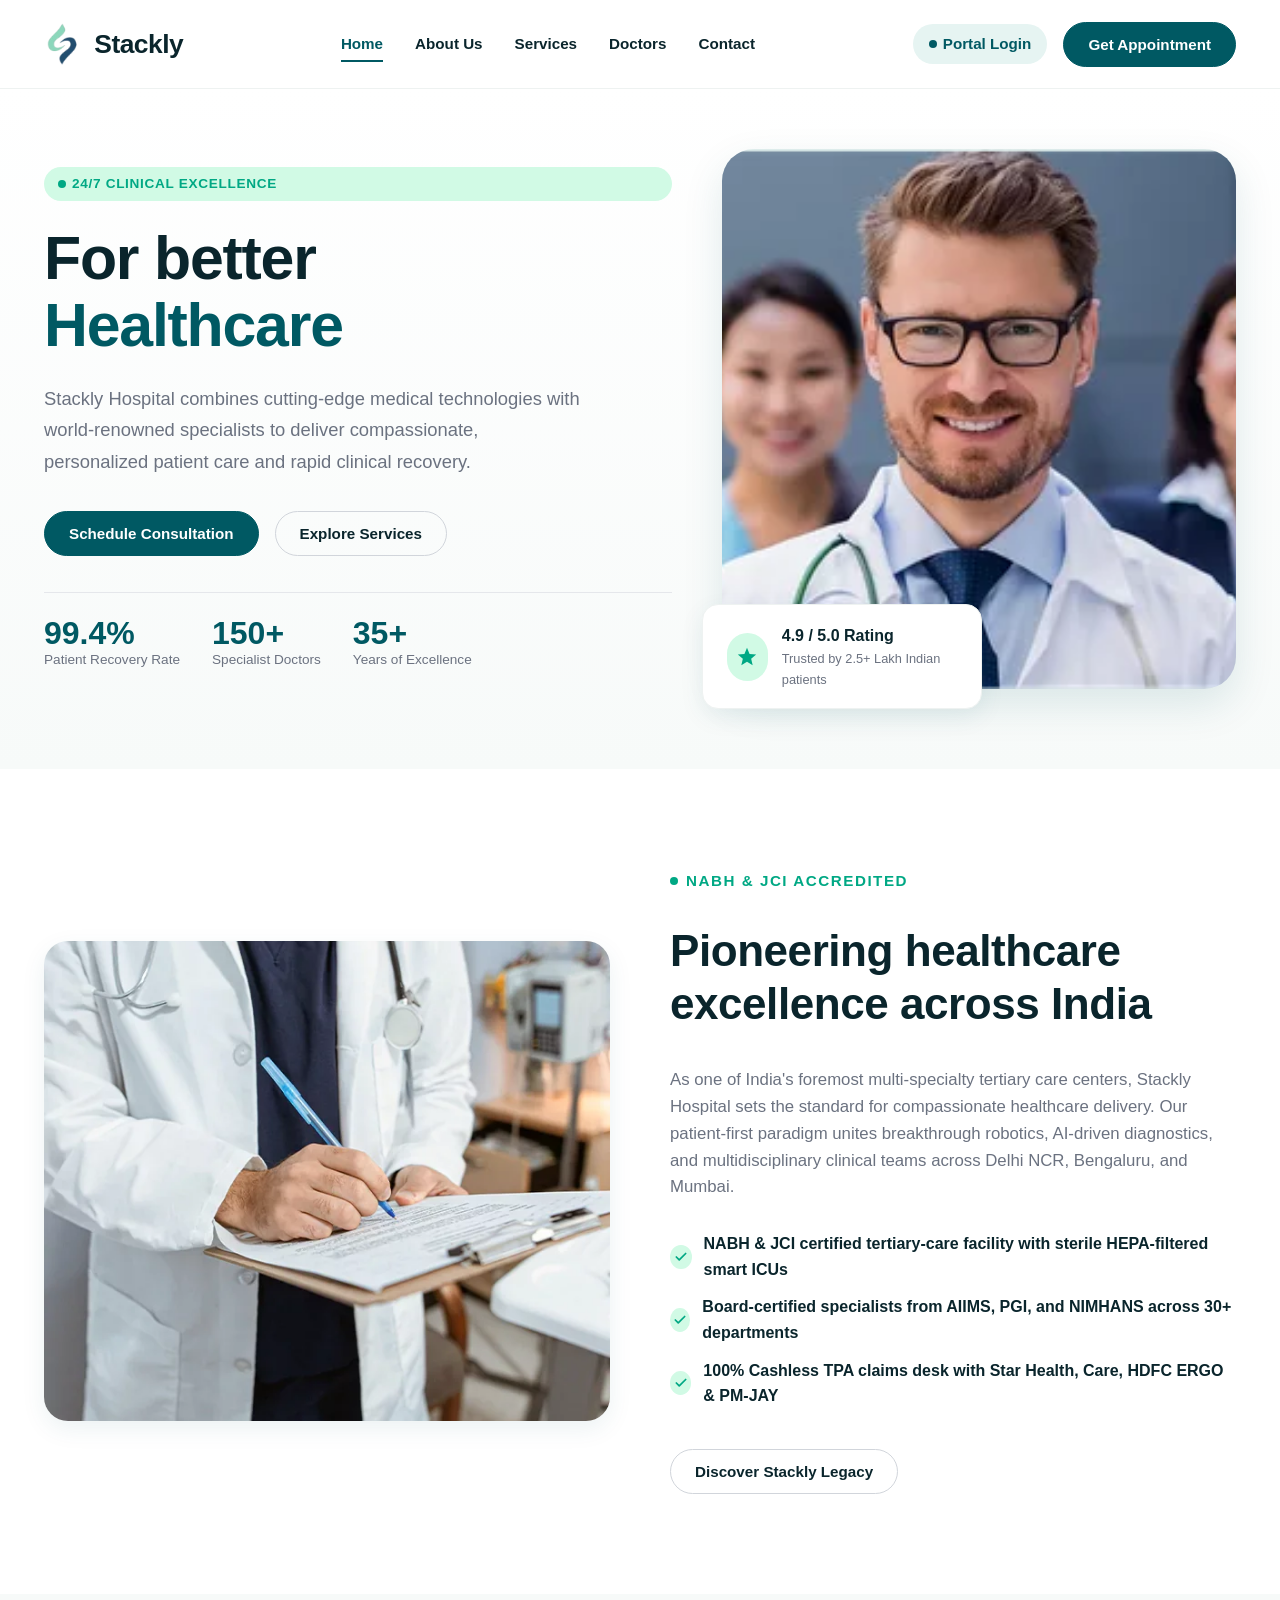
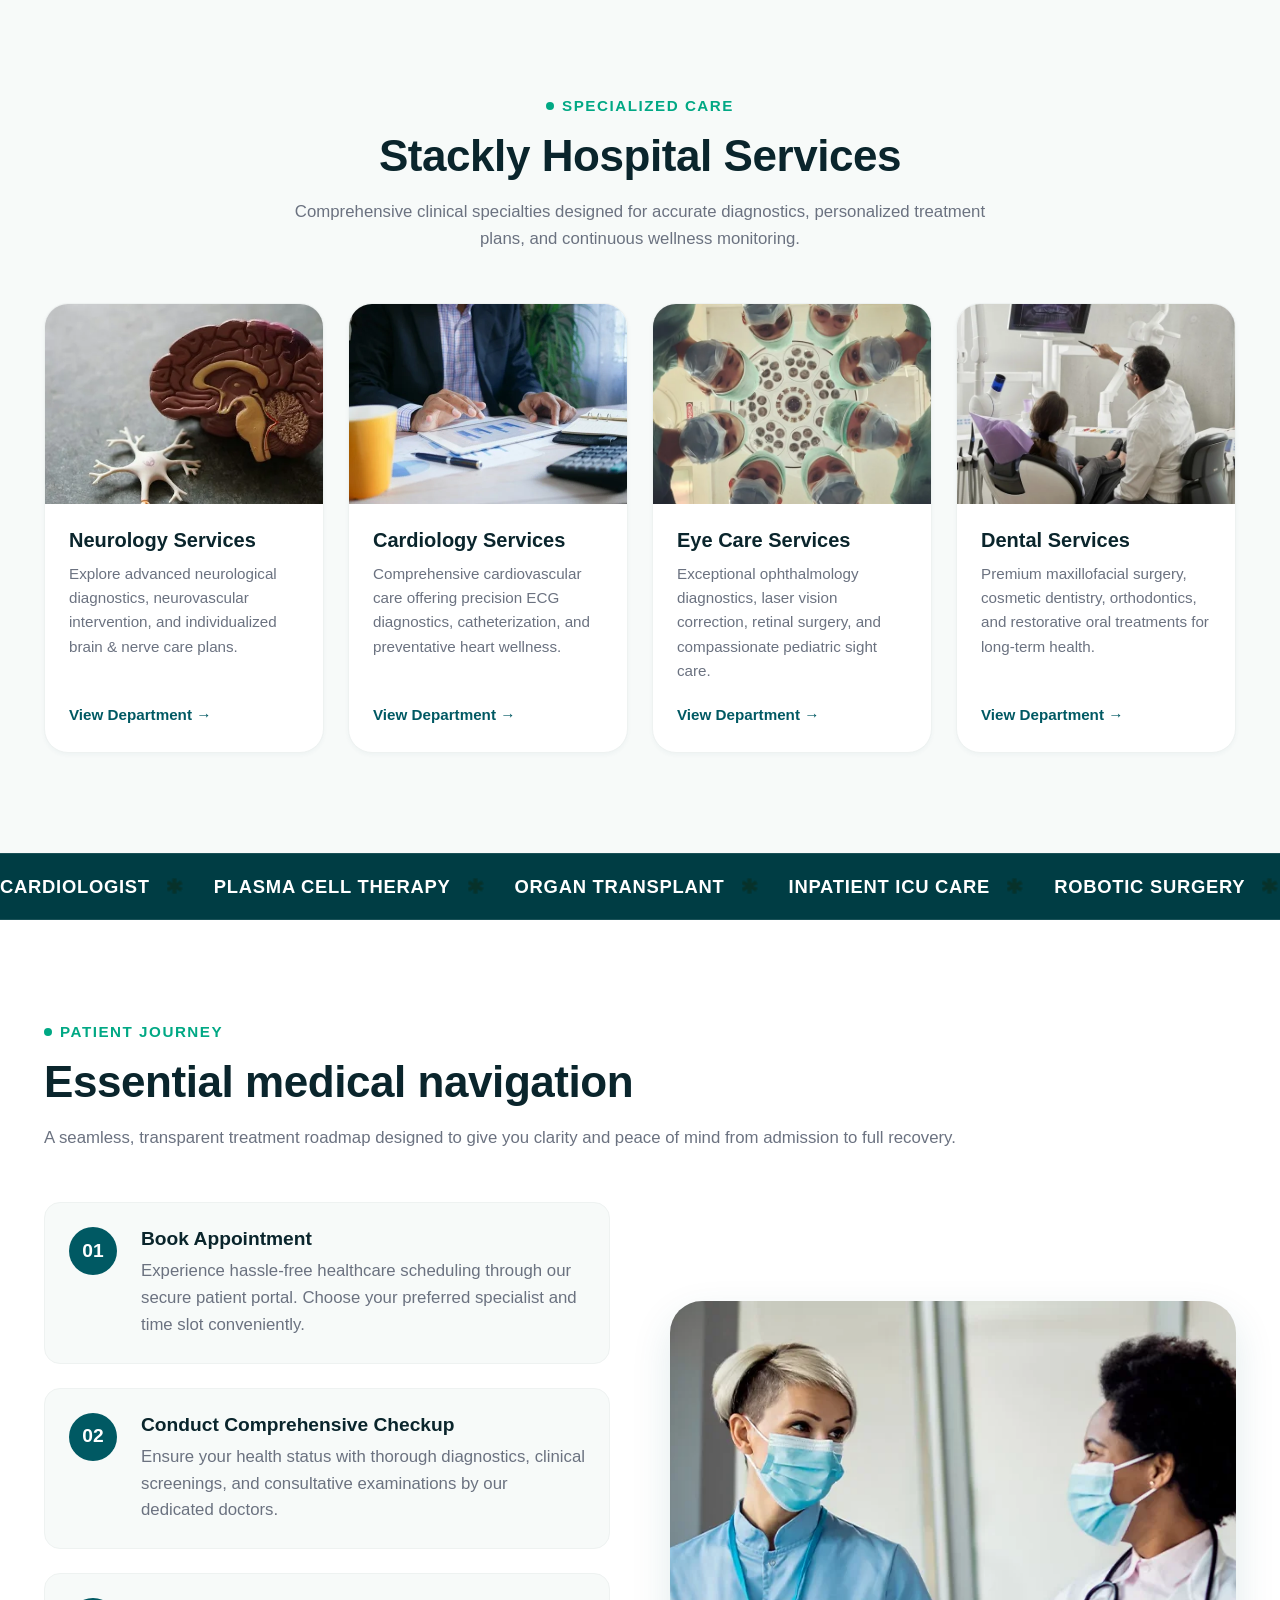
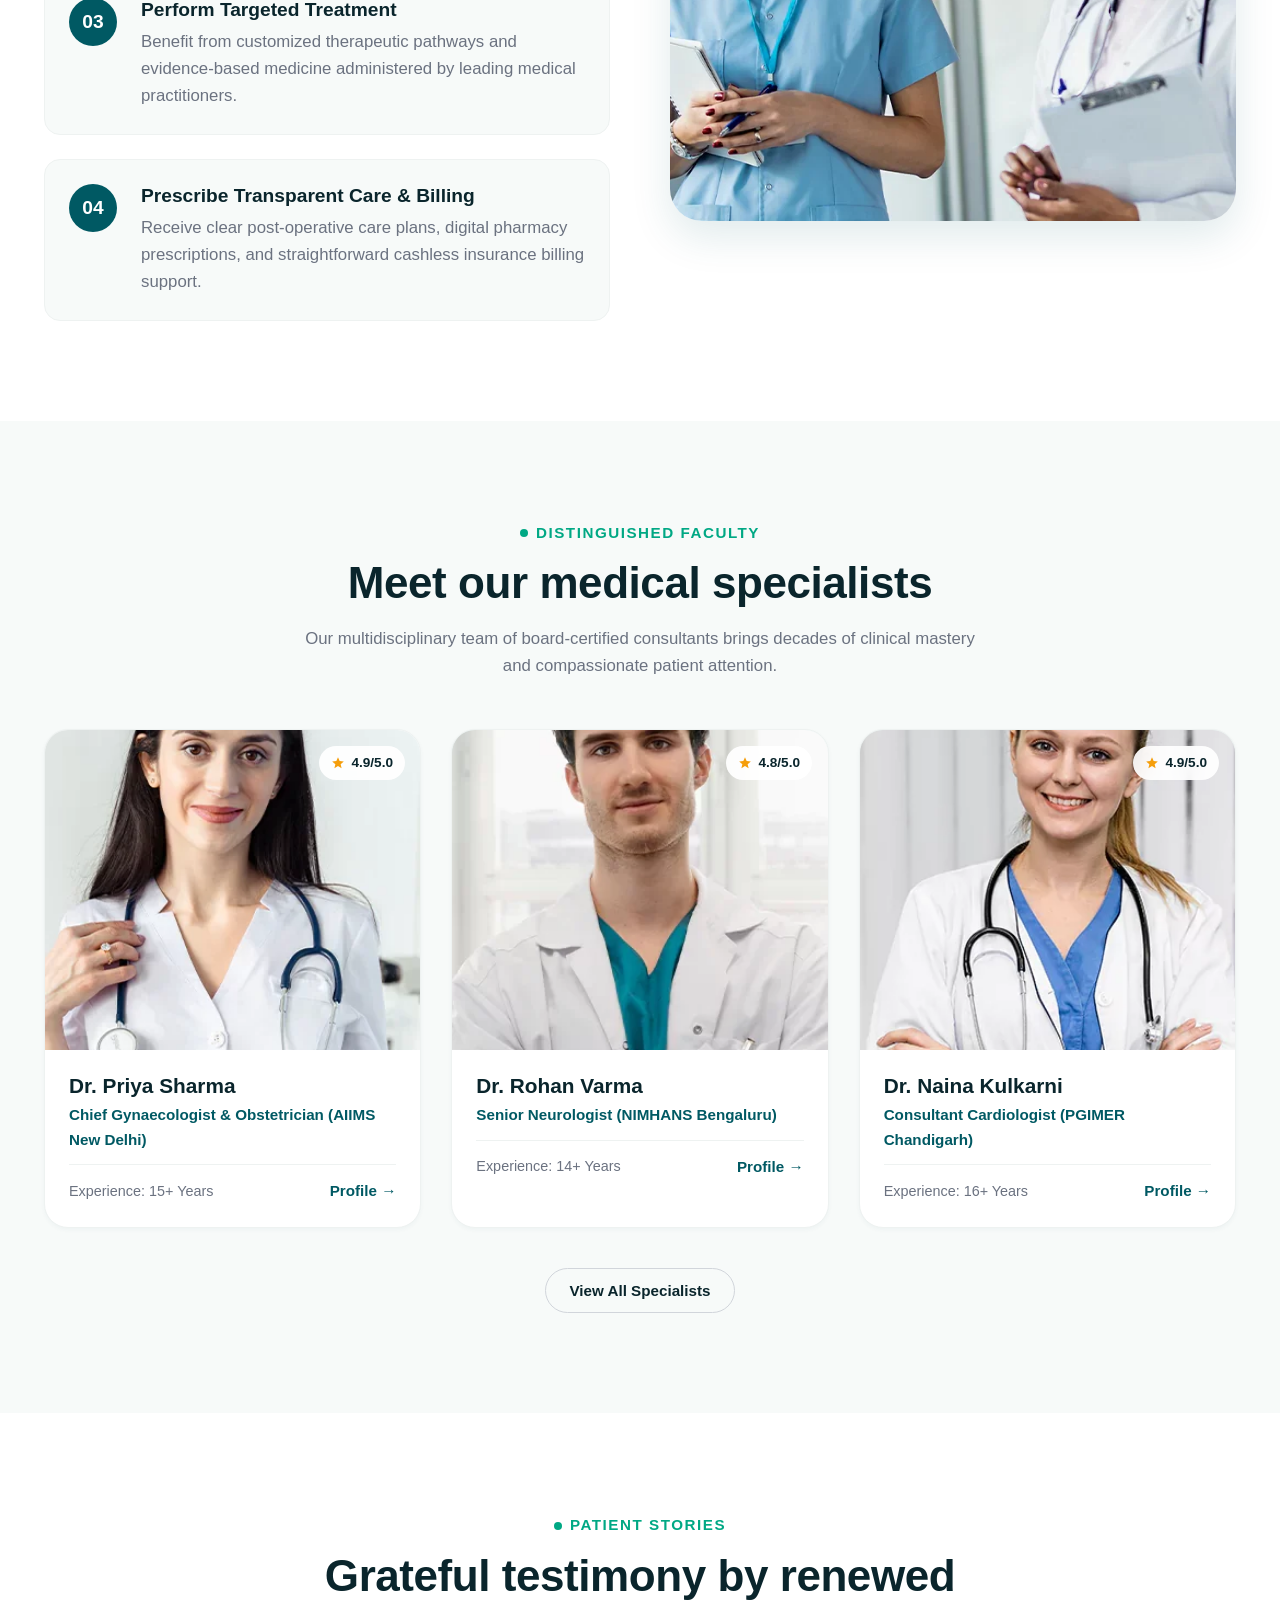
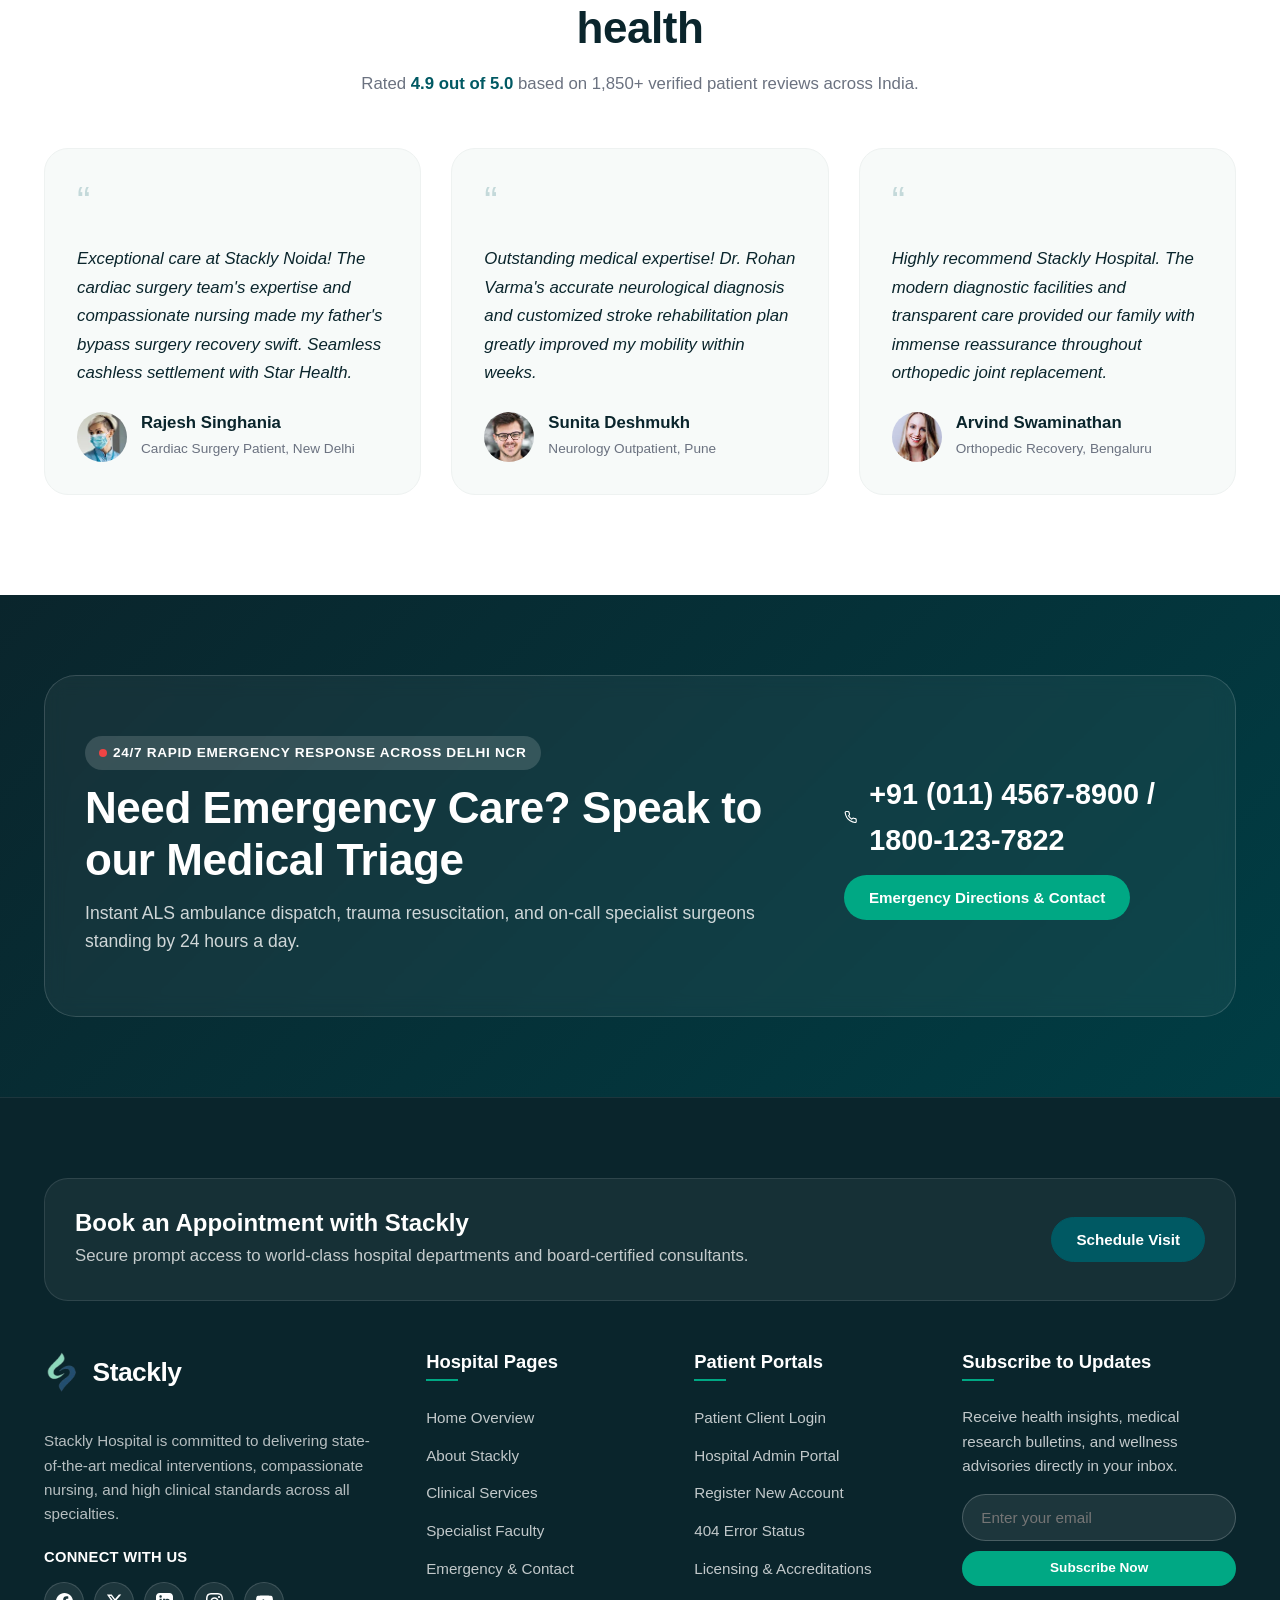
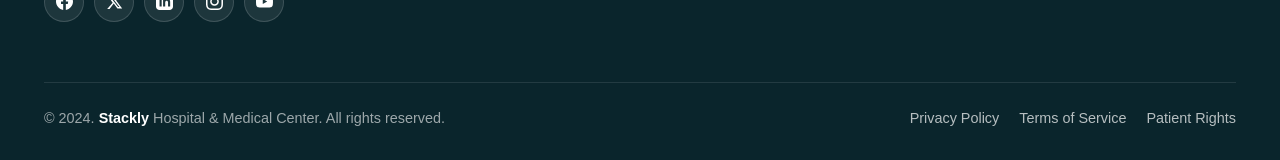
<file: index.html>
<!DOCTYPE html>
<html lang="en">
<head>
  <meta charset="UTF-8">
  <meta name="viewport" content="width=device-width, initial-scale=1.0">
  <title>Stackly</title>
  <meta name="description" content="Stackly is a premier healthcare institution providing world-class medical services, specialized clinical departments, and compassionate patient care.">
  <link rel="stylesheet" href="assets/css/style.css">
  <link rel="stylesheet" href="assets/css/responsive.css">
</head>
<body>

  <!-- ==================== SHARED HEADER ==================== -->
  <header class="site-header">
    <div class="container">
      <div class="header-inner">
        <a href="index.html" class="site-logo">
          <img src="assets/images/logo.webp" alt="Stackly Hospital Logo">
          <span class="logo-text">Stackly</span>
        </a>

        <!-- 5 Nav List Items -->
        <nav class="main-nav" aria-label="Main Navigation">
          <a href="index.html" class="nav-link active">Home</a>
          <a href="about.html" class="nav-link">About Us</a>
          <a href="services.html" class="nav-link">Services</a>
          <a href="doctors.html" class="nav-link">Doctors</a>
          <a href="contact.html" class="nav-link">Contact</a>
        </nav>

        <div class="header-actions">
          <a href="login.html" class="auth-nav-link">
            <span class="badge-dot"></span>
            Portal Login
          </a>
          <a href="#book-appointment" class="btn btn-primary open-appointment-modal">
            Get Appointment
          </a>
          <button class="mobile-toggle" aria-label="Toggle navigation drawer">
            <div class="hamburger-box">
              <span class="hamburger-line"></span>
              <span class="hamburger-line"></span>
              <span class="hamburger-line"></span>
            </div>
          </button>
        </div>
      </div>
    </div>

    <!-- Mobile Drawer -->
    <div class="mobile-nav-drawer">
      <a href="index.html" class="mobile-nav-link active">Home</a>
      <a href="about.html" class="mobile-nav-link">About Us</a>
      <a href="services.html" class="mobile-nav-link">Services</a>
      <a href="doctors.html" class="mobile-nav-link">Doctors</a>
      <a href="contact.html" class="mobile-nav-link">Contact</a>
      <a href="login.html" class="mobile-nav-link">Patient & Admin Login</a>
      <a href="#book-appointment" class="btn btn-primary open-appointment-modal" style="margin-top: 10px;">Get Appointment</a>
    </div>
  </header>

  <!-- ==================== SECTION 1: HERO SECTION ==================== -->
  <section class="hero-section">
    <div class="container">
      <div class="hero-grid">
        <div class="hero-content">
          <div class="badge badge-accent">
            <span class="badge-dot"></span>
            24/7 Clinical Excellence
          </div>
          <h1 class="hero-headline">
            For better <br>
            <span class="text-primary">Healthcare</span>
          </h1>
          <p class="hero-desc">
            Stackly Hospital combines cutting-edge medical technologies with world-renowned specialists to deliver compassionate, personalized patient care and rapid clinical recovery.
          </p>
          <div class="hero-cta-group">
            <a href="#book-appointment" class="btn btn-primary open-appointment-modal">
              Schedule Consultation
            </a>
            <a href="services.html" class="btn btn-secondary">
              Explore Services
            </a>
          </div>

          <div class="hero-stats-row">
            <div class="stat-item">
              <span class="stat-num">99.4%</span>
              <span class="stat-label">Patient Recovery Rate</span>
            </div>
            <div class="stat-item">
              <span class="stat-num">150+</span>
              <span class="stat-label">Specialist Doctors</span>
            </div>
            <div class="stat-item">
              <span class="stat-num">35+</span>
              <span class="stat-label">Years of Excellence</span>
            </div>
          </div>
        </div>

        <div class="hero-image-wrapper">
          <div class="hero-image-container">
            <img src="assets/images/hero.webp" alt="Stackly Healthcare Team in Modern Clinic">
          </div>
          <div class="hero-float-card">
            <div class="hero-float-icon">
              <svg width="22" height="22" viewBox="0 0 24 24" fill="#00a884"><path d="M12 17.27L18.18 21l-1.64-7.03L22 9.24l-7.19-.61L12 2 9.19 8.63 2 9.24l5.46 4.73L5.82 21z"/></svg>
            </div>
            <div>
              <div style="font-weight: 700; color: var(--secondary);">4.9 / 5.0 Rating</div>
              <div style="font-size: 0.8rem; color: var(--text-muted);">Trusted by 2.5+ Lakh Indian patients</div>
            </div>
          </div>
        </div>
      </div>
    </div>
  </section>

  <!-- ==================== SECTION 2: INSIGHTS & ABOUT SECTION ==================== -->
  <section class="about-intro-section">
    <div class="container">
      <div class="about-intro-grid">
        <div class="about-intro-media">
          <img src="assets/images/single-image-1.webp" alt="Medical advances at Stackly" class="about-main-img">
        </div>
        <div class="about-intro-content">
          <div class="section-subtitle">
            <span class="badge-dot" style="background-color: var(--accent);"></span>
            NABH & JCI Accredited
          </div>
          <h2 class="section-title">Pioneering healthcare excellence across India</h2>
          <p>
            As one of India's foremost multi-specialty tertiary care centers, Stackly Hospital sets the standard for compassionate healthcare delivery. Our patient-first paradigm unites breakthrough robotics, AI-driven diagnostics, and multidisciplinary clinical teams across Delhi NCR, Bengaluru, and Mumbai.
          </p>
          <ul class="feature-check-list">
            <li class="feature-check-item">
              <span class="check-icon">
                <svg width="14" height="14" viewBox="0 0 24 24" fill="none" stroke="currentColor" stroke-width="3" stroke-linecap="round" stroke-linejoin="round"><polyline points="20 6 9 17 4 12"/></svg>
              </span>
              NABH & JCI certified tertiary-care facility with sterile HEPA-filtered smart ICUs
            </li>
            <li class="feature-check-item">
              <span class="check-icon">
                <svg width="14" height="14" viewBox="0 0 24 24" fill="none" stroke="currentColor" stroke-width="3" stroke-linecap="round" stroke-linejoin="round"><polyline points="20 6 9 17 4 12"/></svg>
              </span>
              Board-certified specialists from AIIMS, PGI, and NIMHANS across 30+ departments
            </li>
            <li class="feature-check-item">
              <span class="check-icon">
                <svg width="14" height="14" viewBox="0 0 24 24" fill="none" stroke="currentColor" stroke-width="3" stroke-linecap="round" stroke-linejoin="round"><polyline points="20 6 9 17 4 12"/></svg>
              </span>
              100% Cashless TPA claims desk with Star Health, Care, HDFC ERGO & PM-JAY
            </li>
          </ul>
          <div style="margin-top: 10px;">
            <a href="about.html" class="btn btn-secondary">Discover Stackly Legacy</a>
          </div>
        </div>
      </div>
    </div>
  </section>

  <!-- ==================== SECTION 3: CLINICAL SERVICES SECTION ==================== -->
  <section class="services-section">
    <div class="container">
      <div class="section-header text-center">
        <div class="section-subtitle">
          <span class="badge-dot" style="background-color: var(--accent);"></span>
          Specialized Care
        </div>
        <h2 class="section-title">Stackly Hospital Services</h2>
        <p>Comprehensive clinical specialties designed for accurate diagnostics, personalized treatment plans, and continuous wellness monitoring.</p>
      </div>

      <div class="services-grid">
        <!-- Service Card 1 -->
        <div class="service-card">
          <div class="service-thumb">
            <img src="assets/images/service-neuro.webp" alt="Neurology Services">
          </div>
          <div class="service-body">
            <h3 class="service-title">Neurology Services</h3>
            <p class="service-desc">Explore advanced neurological diagnostics, neurovascular intervention, and individualized brain & nerve care plans.</p>
            <a href="services.html" class="service-link">View Department →</a>
          </div>
        </div>

        <!-- Service Card 2 -->
        <div class="service-card">
          <div class="service-thumb">
            <img src="assets/images/service-cardio.webp" alt="Cardiology Services">
          </div>
          <div class="service-body">
            <h3 class="service-title">Cardiology Services</h3>
            <p class="service-desc">Comprehensive cardiovascular care offering precision ECG diagnostics, catheterization, and preventative heart wellness.</p>
            <a href="services.html" class="service-link">View Department →</a>
          </div>
        </div>

        <!-- Service Card 3 -->
        <div class="service-card">
          <div class="service-thumb">
            <img src="assets/images/service-eye.webp" alt="Eye Care Services">
          </div>
          <div class="service-body">
            <h3 class="service-title">Eye Care Services</h3>
            <p class="service-desc">Exceptional ophthalmology diagnostics, laser vision correction, retinal surgery, and compassionate pediatric sight care.</p>
            <a href="services.html" class="service-link">View Department →</a>
          </div>
        </div>

        <!-- Service Card 4 -->
        <div class="service-card">
          <div class="service-thumb">
            <img src="assets/images/service-dental.webp" alt="Dental Services">
          </div>
          <div class="service-body">
            <h3 class="service-title">Dental Services</h3>
            <p class="service-desc">Premium maxillofacial surgery, cosmetic dentistry, orthodontics, and restorative oral treatments for long-term health.</p>
            <a href="services.html" class="service-link">View Department →</a>
          </div>
        </div>
      </div>
    </div>
  </section>

  <!-- ==================== SECTION 4: LOOPING MEDICAL MARQUEE TICKER ==================== -->
  <section class="marquee-section" aria-hidden="true">
    <div class="marquee-track">
      <div class="marquee-item">Cardiologist <img src="assets/images/icon-asterisk.webp" alt="" class="marquee-icon"></div>
      <div class="marquee-item">Plasma Cell Therapy <img src="assets/images/icon-asterisk.webp" alt="" class="marquee-icon"></div>
      <div class="marquee-item">Organ Transplant <img src="assets/images/icon-asterisk.webp" alt="" class="marquee-icon"></div>
      <div class="marquee-item">Inpatient ICU Care <img src="assets/images/icon-asterisk.webp" alt="" class="marquee-icon"></div>
      <div class="marquee-item">Robotic Surgery <img src="assets/images/icon-asterisk.webp" alt="" class="marquee-icon"></div>
      <div class="marquee-item">24/7 Trauma Emergency <img src="assets/images/icon-asterisk.webp" alt="" class="marquee-icon"></div>
      <div class="marquee-item">Genomic Medicine <img src="assets/images/icon-asterisk.webp" alt="" class="marquee-icon"></div>
      <div class="marquee-item">Pediatric Care <img src="assets/images/icon-asterisk.webp" alt="" class="marquee-icon"></div>
      <!-- Duplicate for seamless loop -->
      <div class="marquee-item">Cardiologist <img src="assets/images/icon-asterisk.webp" alt="" class="marquee-icon"></div>
      <div class="marquee-item">Plasma Cell Therapy <img src="assets/images/icon-asterisk.webp" alt="" class="marquee-icon"></div>
      <div class="marquee-item">Organ Transplant <img src="assets/images/icon-asterisk.webp" alt="" class="marquee-icon"></div>
      <div class="marquee-item">Inpatient ICU Care <img src="assets/images/icon-asterisk.webp" alt="" class="marquee-icon"></div>
      <div class="marquee-item">Robotic Surgery <img src="assets/images/icon-asterisk.webp" alt="" class="marquee-icon"></div>
      <div class="marquee-item">24/7 Trauma Emergency <img src="assets/images/icon-asterisk.webp" alt="" class="marquee-icon"></div>
      <div class="marquee-item">Genomic Medicine <img src="assets/images/icon-asterisk.webp" alt="" class="marquee-icon"></div>
      <div class="marquee-item">Pediatric Care <img src="assets/images/icon-asterisk.webp" alt="" class="marquee-icon"></div>
    </div>
  </section>

  <!-- ==================== SECTION 5: PROCESS & MEDICAL NAVIGATION ==================== -->
  <section class="process-section">
    <div class="container">
      <div class="section-header">
        <div class="section-subtitle">
          <span class="badge-dot" style="background-color: var(--accent);"></span>
          Patient Journey
        </div>
        <h2 class="section-title">Essential medical navigation</h2>
        <p>A seamless, transparent treatment roadmap designed to give you clarity and peace of mind from admission to full recovery.</p>
      </div>

      <div class="process-grid">
        <div class="process-steps-list">
          <div class="process-step-item">
            <div class="step-num">01</div>
            <div class="step-content">
              <h3>Book Appointment</h3>
              <p>Experience hassle-free healthcare scheduling through our secure patient portal. Choose your preferred specialist and time slot conveniently.</p>
            </div>
          </div>

          <div class="process-step-item">
            <div class="step-num">02</div>
            <div class="step-content">
              <h3>Conduct Comprehensive Checkup</h3>
              <p>Ensure your health status with thorough diagnostics, clinical screenings, and consultative examinations by our dedicated doctors.</p>
            </div>
          </div>

          <div class="process-step-item">
            <div class="step-num">03</div>
            <div class="step-content">
              <h3>Perform Targeted Treatment</h3>
              <p>Benefit from customized therapeutic pathways and evidence-based medicine administered by leading medical practitioners.</p>
            </div>
          </div>

          <div class="process-step-item">
            <div class="step-num">04</div>
            <div class="step-content">
              <h3>Prescribe Transparent Care & Billing</h3>
              <p>Receive clear post-operative care plans, digital pharmacy prescriptions, and straightforward cashless insurance billing support.</p>
            </div>
          </div>
        </div>

        <div class="process-media">
          <img src="assets/images/process-image.webp" alt="Stackly Patient Navigation Roadmap">
        </div>
      </div>
    </div>
  </section>

  <!-- ==================== SECTION 6: SPECIALIST DOCTORS ==================== -->
  <section class="doctors-section">
    <div class="container">
      <div class="section-header text-center">
        <div class="section-subtitle">
          <span class="badge-dot" style="background-color: var(--accent);"></span>
          Distinguished Faculty
        </div>
        <h2 class="section-title">Meet our medical specialists</h2>
        <p>Our multidisciplinary team of board-certified consultants brings decades of clinical mastery and compassionate patient attention.</p>
      </div>

      <div class="doctors-grid">
        <!-- Doctor 1 -->
        <div class="doctor-card">
          <div class="doctor-thumb">
            <img src="assets/images/doctor-1.webp" alt="Dr. Priya Sharma">
            <div class="doctor-badge-rating">
              <svg width="14" height="14" viewBox="0 0 24 24" fill="#f59e0b" style="display:inline-block; vertical-align:-1px;"><path d="M12 17.27L18.18 21l-1.64-7.03L22 9.24l-7.19-.61L12 2 9.19 8.63 2 9.24l5.46 4.73L5.82 21z"/></svg> 4.9/5.0
            </div>
          </div>
          <div class="doctor-info">
            <h3 class="doctor-name">Dr. Priya Sharma</h3>
            <div class="doctor-specialty">Chief Gynaecologist & Obstetrician (AIIMS New Delhi)</div>
            <div class="doctor-meta">
              <span>Experience: 15+ Years</span>
              <a href="doctors.html" class="service-link">Profile →</a>
            </div>
          </div>
        </div>

        <!-- Doctor 2 -->
        <div class="doctor-card">
          <div class="doctor-thumb">
            <img src="assets/images/doctor-2.webp" alt="Dr. Rohan Varma">
            <div class="doctor-badge-rating">
              <svg width="14" height="14" viewBox="0 0 24 24" fill="#f59e0b" style="display:inline-block; vertical-align:-1px;"><path d="M12 17.27L18.18 21l-1.64-7.03L22 9.24l-7.19-.61L12 2 9.19 8.63 2 9.24l5.46 4.73L5.82 21z"/></svg> 4.8/5.0
            </div>
          </div>
          <div class="doctor-info">
            <h3 class="doctor-name">Dr. Rohan Varma</h3>
            <div class="doctor-specialty">Senior Neurologist (NIMHANS Bengaluru)</div>
            <div class="doctor-meta">
              <span>Experience: 14+ Years</span>
              <a href="doctors.html" class="service-link">Profile →</a>
            </div>
          </div>
        </div>

        <!-- Doctor 3 -->
        <div class="doctor-card">
          <div class="doctor-thumb">
            <img src="assets/images/doctor-3.webp" alt="Dr. Naina Kulkarni">
            <div class="doctor-badge-rating">
              <svg width="14" height="14" viewBox="0 0 24 24" fill="#f59e0b" style="display:inline-block; vertical-align:-1px;"><path d="M12 17.27L18.18 21l-1.64-7.03L22 9.24l-7.19-.61L12 2 9.19 8.63 2 9.24l5.46 4.73L5.82 21z"/></svg> 4.9/5.0
            </div>
          </div>
          <div class="doctor-info">
            <h3 class="doctor-name">Dr. Naina Kulkarni</h3>
            <div class="doctor-specialty">Consultant Cardiologist (PGIMER Chandigarh)</div>
            <div class="doctor-meta">
              <span>Experience: 16+ Years</span>
              <a href="doctors.html" class="service-link">Profile →</a>
            </div>
          </div>
        </div>
      </div>
      <div style="text-align: center; margin-top: 40px;">
        <a href="doctors.html" class="btn btn-secondary">View All Specialists</a>
      </div>
    </div>
  </section>

  <!-- ==================== SECTION 7: TESTIMONIALS & EMERGENCY CTA ==================== -->
  <section class="testimonials-section">
    <div class="container">
      <div class="section-header text-center">
        <div class="section-subtitle">
          <span class="badge-dot" style="background-color: var(--accent);"></span>
          Patient Stories
        </div>
        <h2 class="section-title">Grateful testimony by renewed health</h2>
        <p>Rated <strong style="color: var(--primary);">4.9 out of 5.0</strong> based on 1,850+ verified patient reviews across India.</p>
      </div>

      <div class="testimonials-grid">
        <div class="testimonial-card">
          <div class="quote-icon">“</div>
          <p class="quote-text">
            Exceptional care at Stackly Noida! The cardiac surgery team's expertise and compassionate nursing made my father's bypass surgery recovery swift. Seamless cashless settlement with Star Health.
          </p>
          <div class="patient-info">
            <img src="assets/images/testimonial-1.webp" alt="Rajesh Singhania" class="patient-avatar">
            <div class="patient-details">
              <h4>Rajesh Singhania</h4>
              <span>Cardiac Surgery Patient, New Delhi</span>
            </div>
          </div>
        </div>

        <div class="testimonial-card">
          <div class="quote-icon">“</div>
          <p class="quote-text">
            Outstanding medical expertise! Dr. Rohan Varma's accurate neurological diagnosis and customized stroke rehabilitation plan greatly improved my mobility within weeks.
          </p>
          <div class="patient-info">
            <img src="assets/images/testimonial-2.webp" alt="Sunita Deshmukh" class="patient-avatar">
            <div class="patient-details">
              <h4>Sunita Deshmukh</h4>
              <span>Neurology Outpatient, Pune</span>
            </div>
          </div>
        </div>

        <div class="testimonial-card">
          <div class="quote-icon">“</div>
          <p class="quote-text">
            Highly recommend Stackly Hospital. The modern diagnostic facilities and transparent care provided our family with immense reassurance throughout orthopedic joint replacement.
          </p>
          <div class="patient-info">
            <img src="assets/images/testimonial-3.webp" alt="Arvind Swaminathan" class="patient-avatar">
            <div class="patient-details">
              <h4>Arvind Swaminathan</h4>
              <span>Orthopedic Recovery, Bengaluru</span>
            </div>
          </div>
        </div>
      </div>
    </div>
  </section>

  <!-- Emergency CTA Banner Sub-component of Section 7 -->
  <section class="cta-helpline-section">
    <div class="container">
      <div class="cta-helpline-box">
        <div>
          <div class="badge" style="background: rgba(255,255,255,0.15); color: #ffffff; margin-bottom: 12px;">
            <span class="badge-dot" style="background: #ef4444;"></span>
            24/7 Rapid Emergency Response across Delhi NCR
          </div>
          <h2>Need Emergency Care? Speak to our Medical Triage</h2>
          <p>Instant ALS ambulance dispatch, trauma resuscitation, and on-call specialist surgeons standing by 24 hours a day.</p>
        </div>

        <div class="cta-contact-numbers">
          <a href="tel:+911145678900" class="phone-link">
            <svg width="20" height="20" viewBox="0 0 24 24" fill="none" stroke="currentColor" stroke-width="2" stroke-linecap="round" stroke-linejoin="round" style="display:inline-block; vertical-align:-3px;"><path d="M22 16.92v3a2 2 0 0 1-2.18 2 19.79 19.79 0 0 1-8.63-3.07 19.5 19.5 0 0 1-6-6 19.79 19.79 0 0 1-3.07-8.67A2 2 0 0 1 4.11 2h3a2 2 0 0 1 2 1.72 12.84 12.84 0 0 0 .7 2.81 2 2 0 0 1-.45 2.11L8.09 9.91a16 16 0 0 0 6 6l1.27-1.27a2 2 0 0 1 2.11-.45 12.84 12.84 0 0 0 2.81.7A2 2 0 0 1 22 16.92z"/></svg>
            +91 (011) 4567-8900 / 1800-123-7822
          </a>
          <a href="contact.html" class="btn btn-accent" style="align-self: flex-start;">
            Emergency Directions & Contact
          </a>
        </div>
      </div>
    </div>
  </section>

  <!-- ==================== SHARED FOOTER ==================== -->
  <footer class="site-footer">
    <div class="container">
      <!-- Appointment Card Banner in Footer -->
      <div class="footer-appointment-banner">
        <div class="footer-appointment-text">
          <h3>Book an Appointment with Stackly</h3>
          <p>Secure prompt access to world-class hospital departments and board-certified consultants.</p>
        </div>
        <a href="#book-appointment" class="btn btn-primary open-appointment-modal">
          Schedule Visit
        </a>
      </div>

      <div class="footer-top-grid">
        <!-- Col 1: Brand & Social Media -->
        <div class="footer-col footer-brand">
          <a href="index.html" class="footer-logo">
            <img src="assets/images/logo.webp" alt="Stackly Hospital Logo">
            <span class="logo-text">Stackly</span>
          </a>
          <p>
            Stackly Hospital is committed to delivering state-of-the-art medical interventions, compassionate nursing, and high clinical standards across all specialties.
          </p>
          <div class="footer-social-box">
            <div class="footer-social-title">Connect With Us</div>
            <div class="footer-social-links">
              <a href="404.html" class="social-link-btn" aria-label="Facebook">
                <svg viewBox="0 0 24 24"><path d="M24 12.073c0-6.627-5.373-12-12-12s-12 5.373-12 12c0 5.99 4.388 10.954 10.125 11.854v-8.385H7.078v-3.47h3.047V9.43c0-3.007 1.792-4.669 4.533-4.669 1.312 0 2.686.235 2.686.235v2.953H15.83c-1.491 0-1.956.925-1.956 1.874v2.25h3.328l-.532 3.47h-2.796v8.385C19.612 23.027 24 18.062 24 12.073z"/></svg>
              </a>
              <a href="404.html" class="social-link-btn" aria-label="X (Twitter)">
                <svg viewBox="0 0 24 24"><path d="M18.244 2.25h3.308l-7.227 8.26 8.502 11.24H16.17l-5.214-6.817L4.99 22.75H1.68l7.73-8.835L1.254 2.25H8.08l4.713 6.231zm-1.161 17.52h1.833L7.084 4.126H5.117z"/></svg>
              </a>
              <a href="404.html" class="social-link-btn" aria-label="LinkedIn">
                <svg viewBox="0 0 24 24"><path d="M19 0h-14c-2.761 0-5 2.239-5 5v14c0 2.761 2.239 5 5 5h14c2.762 0 5-2.239 5-5v-14c0-2.761-2.238-5-5-5zm-11 19h-3v-11h3v11zm-1.5-12.268c-.966 0-1.75-.79-1.75-1.764s.784-1.764 1.75-1.764 1.75.79 1.75 1.764-.783 1.764-1.75 1.764zm13.5 12.268h-3v-5.604c0-3.368-4-3.113-4 0v5.604h-3v-11h3v1.765c1.396-2.586 7-2.777 7 2.476v6.759z"/></svg>
              </a>
              <a href="404.html" class="social-link-btn" aria-label="Instagram">
                <svg viewBox="0 0 24 24"><path d="M12 2.163c3.204 0 3.584.012 4.85.07 3.252.148 4.771 1.691 4.919 4.919.058 1.265.069 1.645.069 4.849 0 3.205-.012 3.584-.069 4.849-.149 3.225-1.664 4.771-4.919 4.919-1.266.058-1.644.07-4.85.07-3.204 0-3.584-.012-4.849-.07-3.26-.149-4.771-1.699-4.919-4.92-.058-1.265-.07-1.644-.07-4.849 0-3.204.013-3.583.07-4.849.149-3.227 1.664-4.771 4.919-4.919 1.266-.057 1.645-.069 4.849-.069zm0-2.163c-3.259 0-3.667.014-4.947.072-4.358.2-6.78 2.618-6.98 6.98-.059 1.281-.073 1.689-.073 4.948 0 3.259.014 3.668.072 4.948.2 4.358 2.618 6.78 6.98 6.98 1.281.058 1.689.072 4.948.072 3.259 0 3.668-.014 4.948-.072 4.354-.2 6.782-2.618 6.979-6.98.059-1.28.073-1.689.073-4.948 0-3.259-.014-3.667-.072-4.947-.196-4.354-2.617-6.78-6.979-6.98-1.281-.059-1.69-.073-4.949-.073zm0 5.838c-3.403 0-6.162 2.759-6.162 6.162s2.759 6.163 6.162 6.163 6.162-2.759 6.162-6.163c0-3.403-2.759-6.162-6.162-6.162zm0 10.162c-2.209 0-4-1.79-4-4 0-2.209 1.791-4 4-4s4 1.791 4 4c0 2.21-1.791 4-4 4zm6.406-11.845c-.796 0-1.441.645-1.441 1.44s.645 1.44 1.441 1.44c.795 0 1.439-.645 1.439-1.44s-.644-1.44-1.439-1.44z"/></svg>
              </a>
              <a href="404.html" class="social-link-btn" aria-label="YouTube">
                <svg viewBox="0 0 24 24"><path d="M23.498 6.186a3.016 3.016 0 0 0-2.122-2.136C19.505 3.545 12 3.545 12 3.545s-7.505 0-9.377.505A3.017 3.017 0 0 0 .502 6.186C0 8.07 0 12 0 12s0 3.93.502 5.814a3.016 3.016 0 0 0 2.122 2.136c1.871.505 9.376.505 9.376.505s7.505 0 9.377-.505a3.015 3.015 0 0 0 2.122-2.136C24 15.93 24 12 24 12s0-3.93-.502-5.814zM9.545 15.568V8.432L15.818 12l-6.273 3.568z"/></svg>
              </a>
            </div>
          </div>
        </div>

        <!-- Col 2: Navigation -->
        <div class="footer-col">
          <h4>Hospital Pages</h4>
          <ul class="footer-links">
            <li><a href="index.html">Home Overview</a></li>
            <li><a href="about.html">About Stackly</a></li>
            <li><a href="services.html">Clinical Services</a></li>
            <li><a href="doctors.html">Specialist Faculty</a></li>
            <li><a href="contact.html">Emergency & Contact</a></li>
          </ul>
        </div>

        <!-- Col 3: Portals & Utilities -->
        <div class="footer-col">
          <h4>Patient Portals</h4>
          <ul class="footer-links">
            <li><a href="login.html">Patient Client Login</a></li>
            <li><a href="login.html">Hospital Admin Portal</a></li>
            <li><a href="signup.html">Register New Account</a></li>
            <li><a href="404.html">404 Error Status</a></li>
            <li><a href="404.html">Licensing & Accreditations</a></li>
          </ul>
        </div>

        <!-- Col 4: Newsletter Form (Redirects to 404 per requirement) -->
        <div class="footer-col footer-newsletter">
          <h4>Subscribe to Updates</h4>
          <p>Receive health insights, medical research bulletins, and wellness advisories directly in your inbox.</p>
          <form class="footer-form" action="404.html" method="GET">
            <input type="email" class="footer-input" placeholder="Enter your email" required>
            <button type="submit" class="btn btn-accent btn-sm">Subscribe Now</button>
          </form>
        </div>
      </div>

      <div class="footer-bottom">
        <div>
          © 2024. <a href="index.html" style="color: #ffffff; font-weight: 600;">Stackly</a> Hospital & Medical Center. All rights reserved.
        </div>
        <div style="display: flex; gap: 20px;">
          <a href="404.html">Privacy Policy</a>
          <a href="404.html">Terms of Service</a>
          <a href="404.html">Patient Rights</a>
        </div>
      </div>
    </div>
  </footer>

  <!-- Appointment Modal -->
  <div class="modal-overlay" id="appointment-modal">
    <div class="modal-card">
      <button class="modal-close" aria-label="Close appointment modal">&times;</button>
      <div class="modal-header">
        <span class="badge badge-accent">Priority Booking</span>
        <h3 class="modal-title">Book a Clinical Appointment</h3>
        <p class="modal-subtitle">Choose your department and doctor for immediate confirmation.</p>
      </div>

      <form action="404.html" method="GET">
        <div class="form-group">
          <label class="form-label">Full Name <span class="required-dot">*</span></label>
          <input type="text" class="form-control" placeholder="e.g. John Doe" required>
        </div>
        <div class="form-group">
          <label class="form-label">Email Address <span class="required-dot">*</span></label>
          <input type="email" class="form-control" placeholder="e.g. john@gmail.com" required>
        </div>
        <div class="form-group">
          <label class="form-label">Department / Specialty <span class="required-dot">*</span></label>
          <select class="form-control" required>
            <option value="">Select Specialty</option>
            <option>Cardiology</option>
            <option>Neurology</option>
            <option>Ophthalmology</option>
            <option>Dental Surgery</option>
            <option>Orthopedics</option>
            <option>General Medicine</option>
          </select>
        </div>
        <div class="form-group">
          <label class="form-label">Preferred Date <span class="required-dot">*</span></label>
          <input type="date" class="form-control" required>
        </div>
        <button type="submit" class="modal-submit-btn">
          Confirm Appointment Request →
        </button>
      </form>
    </div>
  </div>

  <script src="assets/js/main.js"></script>
</body>
</html>
</file>
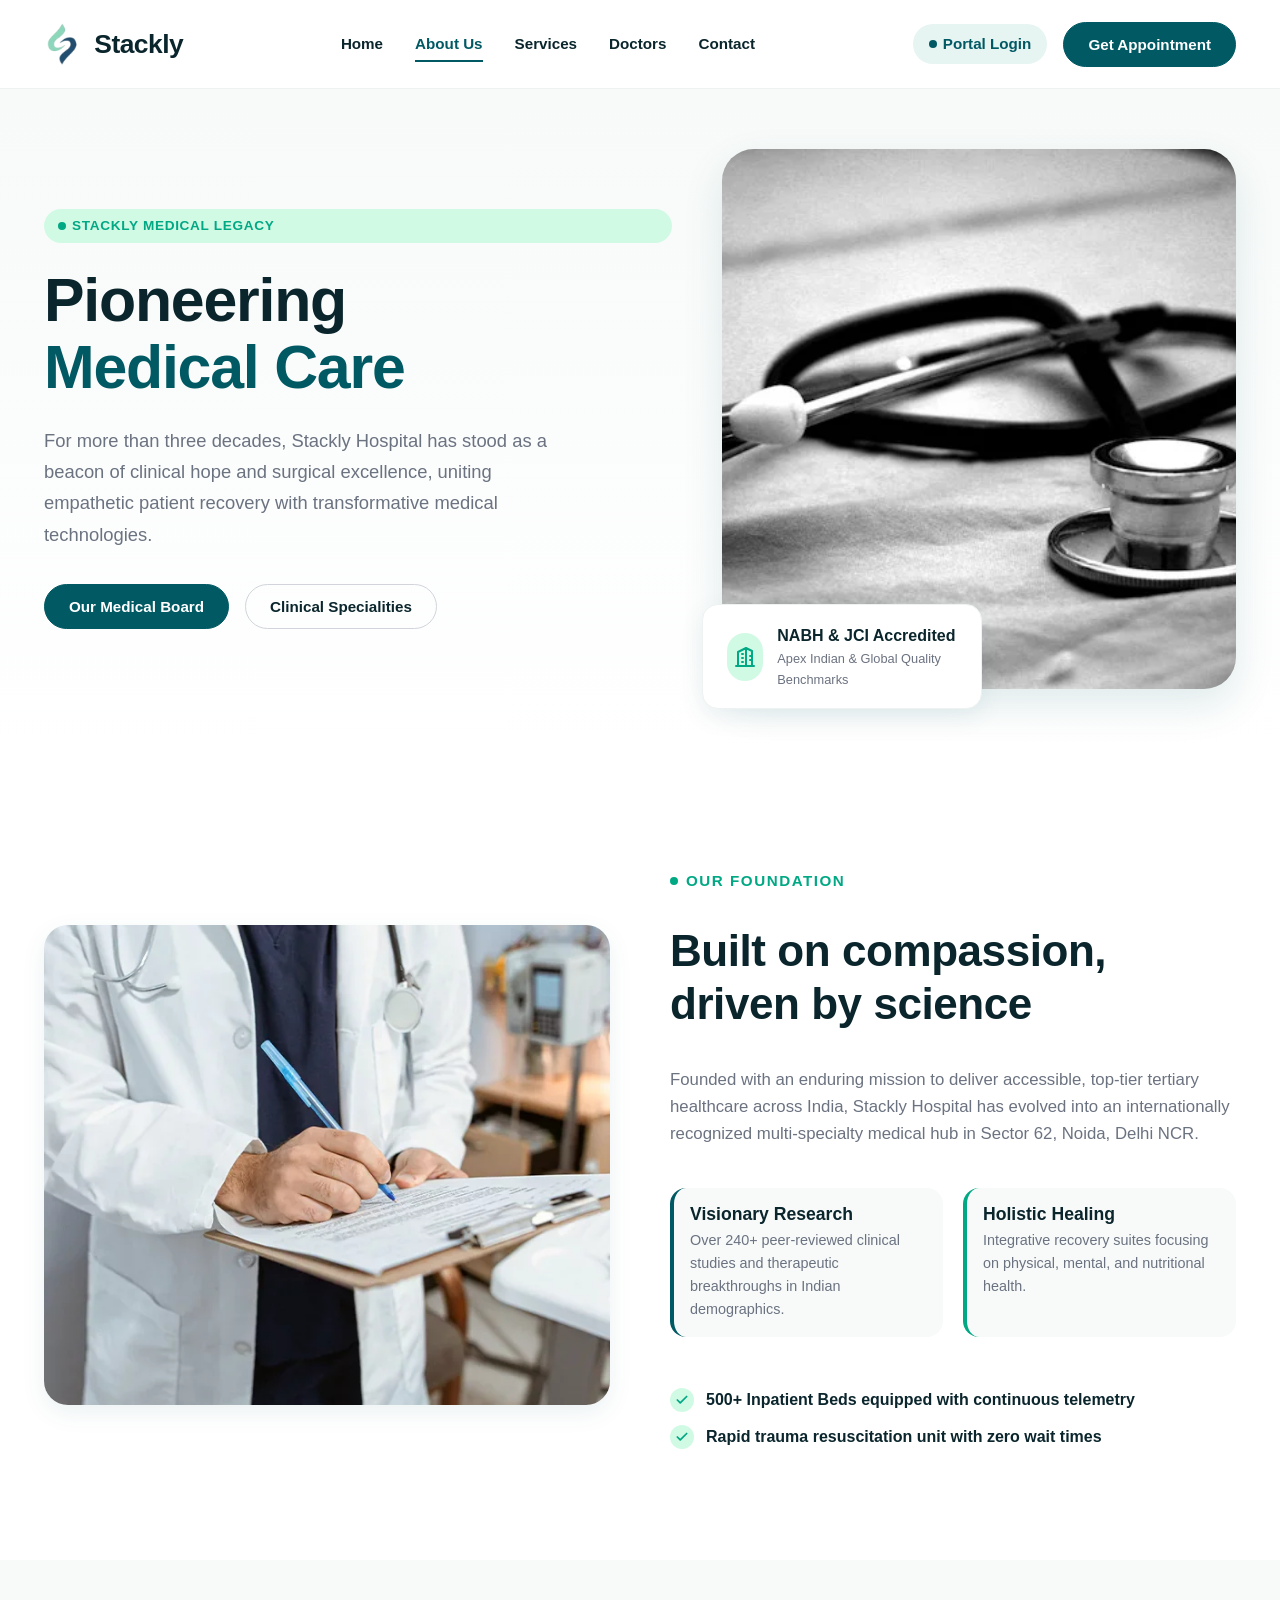
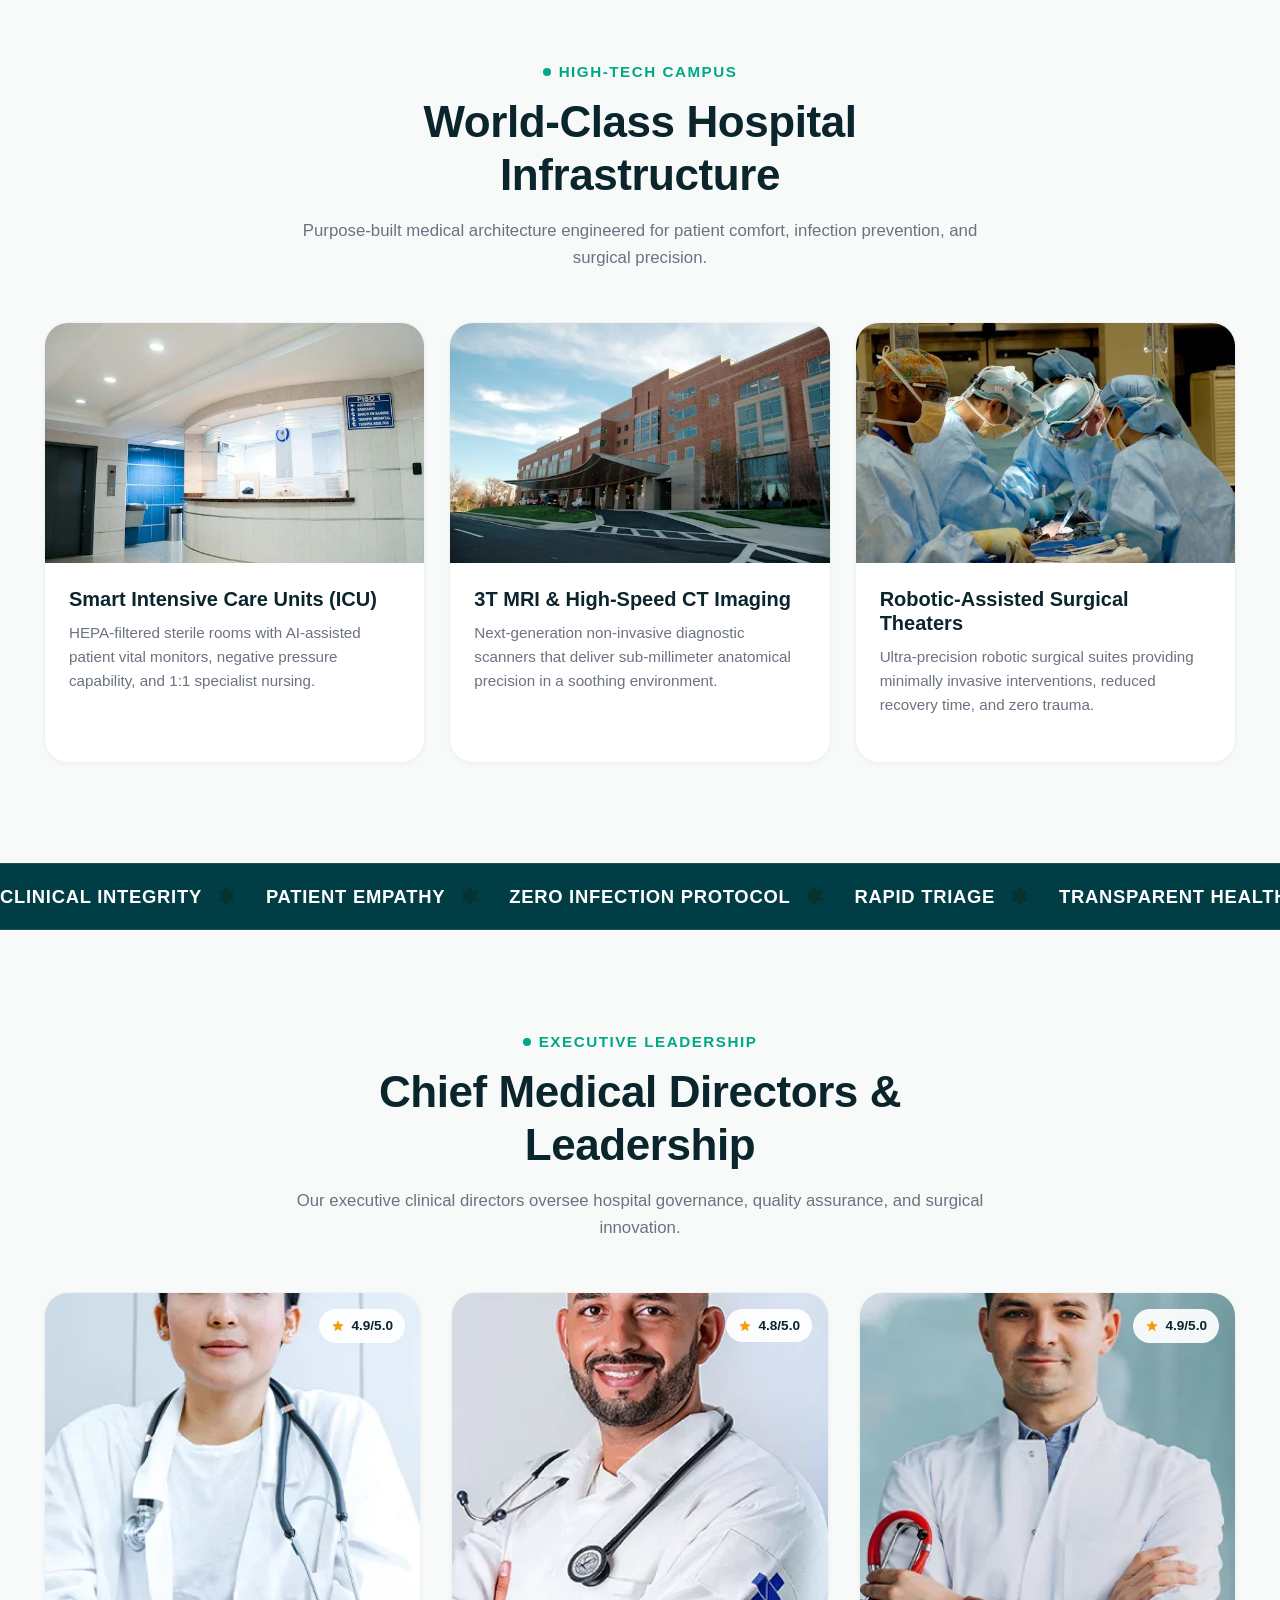
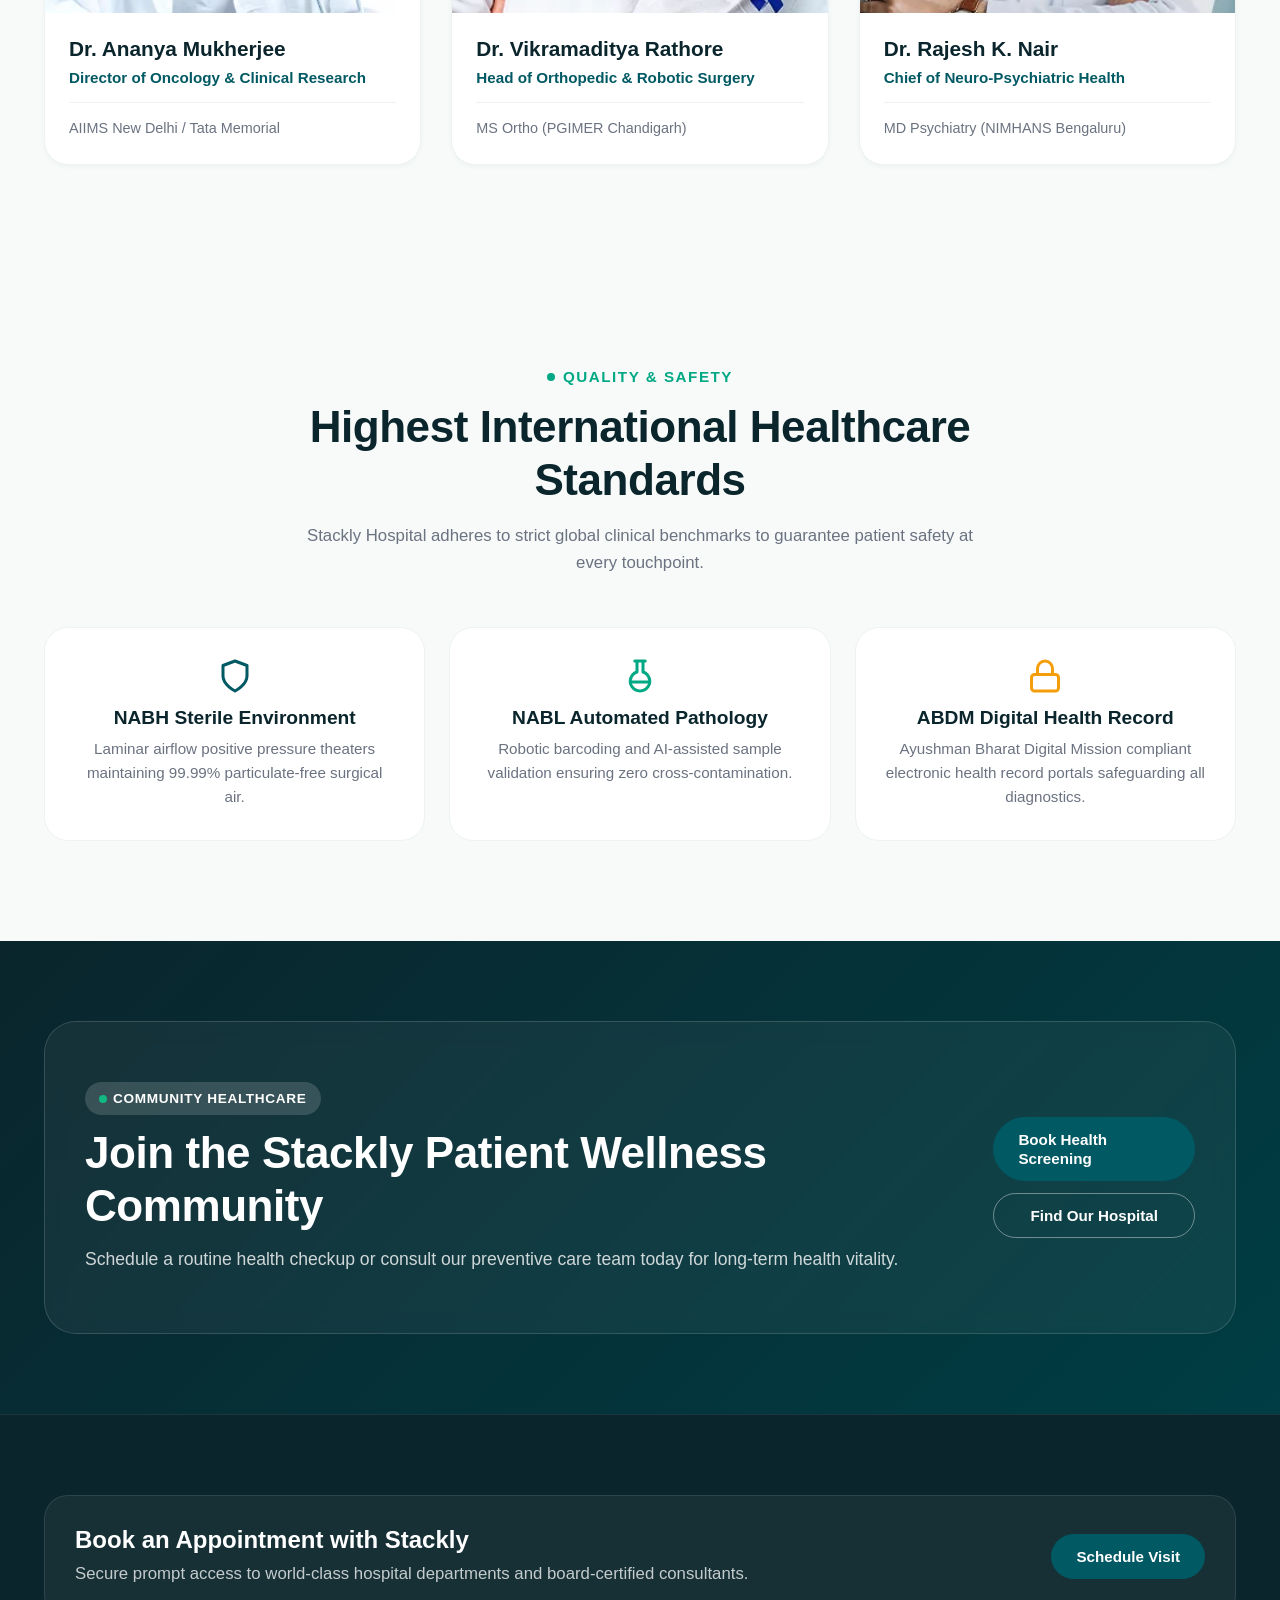
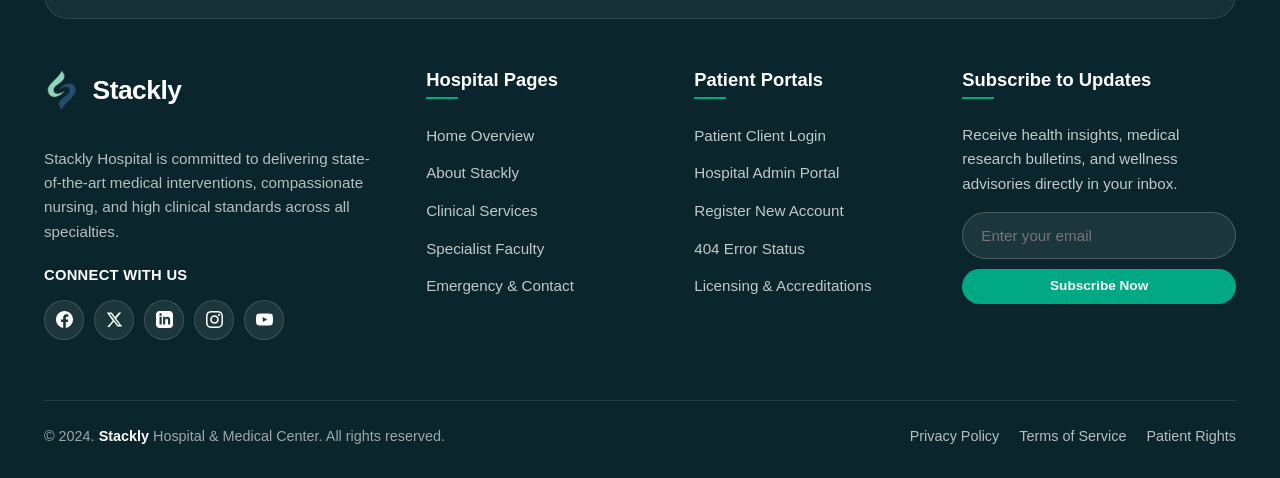
<file: about.html>
<!DOCTYPE html>
<html lang="en">
<head>
  <meta charset="UTF-8">
  <meta name="viewport" content="width=device-width, initial-scale=1.0">
  <title>Stackly</title>
  <meta name="description" content="Discover Stackly Hospital's legacy of clinical innovation, compassionate patient recovery, and world-class healthcare infrastructure.">
  <link rel="stylesheet" href="assets/css/style.css">
  <link rel="stylesheet" href="assets/css/responsive.css">
</head>
<body>

  <!-- ==================== SHARED HEADER ==================== -->
  <header class="site-header">
    <div class="container">
      <div class="header-inner">
        <a href="index.html" class="site-logo">
          <img src="assets/images/logo.webp" alt="Stackly Hospital Logo">
          <span class="logo-text">Stackly</span>
        </a>

        <!-- 5 Nav List Items -->
        <nav class="main-nav" aria-label="Main Navigation">
          <a href="index.html" class="nav-link">Home</a>
          <a href="about.html" class="nav-link active">About Us</a>
          <a href="services.html" class="nav-link">Services</a>
          <a href="doctors.html" class="nav-link">Doctors</a>
          <a href="contact.html" class="nav-link">Contact</a>
        </nav>

        <div class="header-actions">
          <a href="login.html" class="auth-nav-link">
            <span class="badge-dot"></span>
            Portal Login
          </a>
          <a href="#book-appointment" class="btn btn-primary open-appointment-modal">
            Get Appointment
          </a>
          <button class="mobile-toggle" aria-label="Toggle navigation drawer">
            <div class="hamburger-box">
              <span class="hamburger-line"></span>
              <span class="hamburger-line"></span>
              <span class="hamburger-line"></span>
            </div>
          </button>
        </div>
      </div>
    </div>

    <!-- Mobile Drawer -->
    <div class="mobile-nav-drawer">
      <a href="index.html" class="mobile-nav-link">Home</a>
      <a href="about.html" class="mobile-nav-link active">About Us</a>
      <a href="services.html" class="mobile-nav-link">Services</a>
      <a href="doctors.html" class="mobile-nav-link">Doctors</a>
      <a href="contact.html" class="mobile-nav-link">Contact</a>
      <a href="login.html" class="mobile-nav-link">Patient & Admin Login</a>
      <a href="#book-appointment" class="btn btn-primary open-appointment-modal" style="margin-top: 10px;">Get Appointment</a>
    </div>
  </header>

  <!-- ==================== SECTION 1: ABOUT HERO BANNER ==================== -->
  <section class="hero-section" style="background: linear-gradient(180deg, var(--bg-alt) 0%, #ffffff 100%);">
    <div class="container">
      <div class="hero-grid">
        <div class="hero-content">
          <div class="badge badge-accent">
            <span class="badge-dot"></span>
            Stackly Medical Legacy
          </div>
          <h1 class="hero-headline">
            Pioneering <br>
            <span class="text-primary">Medical Care</span>
          </h1>
          <p class="hero-desc">
            For more than three decades, Stackly Hospital has stood as a beacon of clinical hope and surgical excellence, uniting empathetic patient recovery with transformative medical technologies.
          </p>
          <div class="hero-cta-group">
            <a href="#board" class="btn btn-primary">
              Our Medical Board
            </a>
            <a href="services.html" class="btn btn-secondary">
              Clinical Specialities
            </a>
          </div>
        </div>

        <div class="hero-image-wrapper">
          <div class="hero-image-container">
            <img src="assets/images/about-team.webp" alt="Stackly Multidisciplinary Clinical Team">
          </div>
          <div class="hero-float-card">
            <div class="hero-float-icon">
              <svg width="24" height="24" viewBox="0 0 24 24" fill="none" stroke="currentColor" stroke-width="2" stroke-linecap="round" stroke-linejoin="round"><path d="M3 21h18M5 21V7l8-4v18M13 3l6 3v15M9 9h1M9 13h1M9 17h1M17 11h1M17 15h1"/></svg>
            </div>
            <div>
              <div style="font-weight: 700; color: var(--secondary);">NABH & JCI Accredited</div>
              <div style="font-size: 0.8rem; color: var(--text-muted);">Apex Indian & Global Quality Benchmarks</div>
            </div>
          </div>
        </div>
      </div>
    </div>
  </section>

  <!-- ==================== SECTION 2: HERITAGE & DECADES OF EXCELLENCE ==================== -->
  <section class="about-intro-section">
    <div class="container">
      <div class="about-intro-grid">
        <div class="about-intro-media">
          <img src="assets/images/single-image-1.webp" alt="Stackly Hospital Facilities" class="about-main-img">
        </div>
        <div class="about-intro-content">
          <div class="section-subtitle">
            <span class="badge-dot" style="background-color: var(--accent);"></span>
            Our Foundation
          </div>
          <h2 class="section-title">Built on compassion, driven by science</h2>
          <p>
            Founded with an enduring mission to deliver accessible, top-tier tertiary healthcare across India, Stackly Hospital has evolved into an internationally recognized multi-specialty medical hub in Sector 62, Noida, Delhi NCR.
          </p>
          <div style="display: grid; grid-template-columns: 1fr 1fr; gap: 20px; margin: 20px 0;">
            <div style="padding: 16px; background: var(--bg-alt); border-radius: var(--radius-md); border-left: 4px solid var(--primary);">
              <h4 style="font-size: 1.1rem; margin-bottom: 4px;">Visionary Research</h4>
              <p style="font-size: 0.9rem; margin: 0;">Over 240+ peer-reviewed clinical studies and therapeutic breakthroughs in Indian demographics.</p>
            </div>
            <div style="padding: 16px; background: var(--bg-alt); border-radius: var(--radius-md); border-left: 4px solid var(--accent);">
              <h4 style="font-size: 1.1rem; margin-bottom: 4px;">Holistic Healing</h4>
              <p style="font-size: 0.9rem; margin: 0;">Integrative recovery suites focusing on physical, mental, and nutritional health.</p>
            </div>
          </div>
          <ul class="feature-check-list">
            <li class="feature-check-item">
              <span class="check-icon">
                <svg width="14" height="14" viewBox="0 0 24 24" fill="none" stroke="currentColor" stroke-width="3" stroke-linecap="round" stroke-linejoin="round"><polyline points="20 6 9 17 4 12"/></svg>
              </span>
              500+ Inpatient Beds equipped with continuous telemetry
            </li>
            <li class="feature-check-item">
              <span class="check-icon">
                <svg width="14" height="14" viewBox="0 0 24 24" fill="none" stroke="currentColor" stroke-width="3" stroke-linecap="round" stroke-linejoin="round"><polyline points="20 6 9 17 4 12"/></svg>
              </span>
              Rapid trauma resuscitation unit with zero wait times
            </li>
          </ul>
        </div>
      </div>
    </div>
  </section>

  <!-- ==================== SECTION 3: INFRASTRUCTURE & FACILITIES ==================== -->
  <section class="services-section">
    <div class="container">
      <div class="section-header text-center">
        <div class="section-subtitle">
          <span class="badge-dot" style="background-color: var(--accent);"></span>
          High-Tech Campus
        </div>
        <h2 class="section-title">World-Class Hospital Infrastructure</h2>
        <p>Purpose-built medical architecture engineered for patient comfort, infection prevention, and surgical precision.</p>
      </div>

      <div class="services-grid" style="grid-template-columns: repeat(auto-fit, minmax(320px, 1fr));">
        <!-- Facility 1 -->
        <div class="service-card">
          <div class="service-thumb" style="height: 240px;">
            <img src="assets/images/facility-1.webp" alt="Smart ICU and Recovery Suites">
          </div>
          <div class="service-body">
            <h3 class="service-title">Smart Intensive Care Units (ICU)</h3>
            <p class="service-desc">
              HEPA-filtered sterile rooms with AI-assisted patient vital monitors, negative pressure capability, and 1:1 specialist nursing.
            </p>
          </div>
        </div>

        <!-- Facility 2 -->
        <div class="service-card">
          <div class="service-thumb" style="height: 240px;">
            <img src="assets/images/facility-2.webp" alt="High Resolution Diagnostic Imaging">
          </div>
          <div class="service-body">
            <h3 class="service-title">3T MRI & High-Speed CT Imaging</h3>
            <p class="service-desc">
              Next-generation non-invasive diagnostic scanners that deliver sub-millimeter anatomical precision in a soothing environment.
            </p>
          </div>
        </div>

        <!-- Facility 3 -->
        <div class="service-card">
          <div class="service-thumb" style="height: 240px;">
            <img src="assets/images/facility-3.webp" alt="Robotic Surgery Theater">
          </div>
          <div class="service-body">
            <h3 class="service-title">Robotic-Assisted Surgical Theaters</h3>
            <p class="service-desc">
              Ultra-precision robotic surgical suites providing minimally invasive interventions, reduced recovery time, and zero trauma.
            </p>
          </div>
        </div>
      </div>
    </div>
  </section>

  <!-- ==================== SECTION 4: HOSPITAL CORE VALUES TICKER ==================== -->
  <section class="marquee-section" aria-hidden="true">
    <div class="marquee-track">
      <div class="marquee-item">Clinical Integrity <img src="assets/images/icon-asterisk.webp" alt="" class="marquee-icon"></div>
      <div class="marquee-item">Patient Empathy <img src="assets/images/icon-asterisk.webp" alt="" class="marquee-icon"></div>
      <div class="marquee-item">Zero Infection Protocol <img src="assets/images/icon-asterisk.webp" alt="" class="marquee-icon"></div>
      <div class="marquee-item">Rapid Triage <img src="assets/images/icon-asterisk.webp" alt="" class="marquee-icon"></div>
      <div class="marquee-item">Transparent Healthcare <img src="assets/images/icon-asterisk.webp" alt="" class="marquee-icon"></div>
      <div class="marquee-item">Global Accreditation <img src="assets/images/icon-asterisk.webp" alt="" class="marquee-icon"></div>
      <!-- Duplicate -->
      <div class="marquee-item">Clinical Integrity <img src="assets/images/icon-asterisk.webp" alt="" class="marquee-icon"></div>
      <div class="marquee-item">Patient Empathy <img src="assets/images/icon-asterisk.webp" alt="" class="marquee-icon"></div>
      <div class="marquee-item">Zero Infection Protocol <img src="assets/images/icon-asterisk.webp" alt="" class="marquee-icon"></div>
      <div class="marquee-item">Rapid Triage <img src="assets/images/icon-asterisk.webp" alt="" class="marquee-icon"></div>
      <div class="marquee-item">Transparent Healthcare <img src="assets/images/icon-asterisk.webp" alt="" class="marquee-icon"></div>
      <div class="marquee-item">Global Accreditation <img src="assets/images/icon-asterisk.webp" alt="" class="marquee-icon"></div>
    </div>
  </section>

  <!-- ==================== SECTION 5: EXECUTIVE MEDICAL BOARD ==================== -->
  <section class="doctors-section" id="board">
    <div class="container">
      <div class="section-header text-center">
        <div class="section-subtitle">
          <span class="badge-dot" style="background-color: var(--accent);"></span>
          Executive Leadership
        </div>
        <h2 class="section-title">Chief Medical Directors & Leadership</h2>
        <p>Our executive clinical directors oversee hospital governance, quality assurance, and surgical innovation.</p>
      </div>

      <div class="doctors-grid">
        <div class="doctor-card">
          <div class="doctor-thumb">
            <img src="assets/images/doctor-4.webp" alt="Dr. Ananya Mukherjee">
            <div class="doctor-badge-rating">
              <svg width="14" height="14" viewBox="0 0 24 24" fill="#f59e0b" style="display:inline-block; vertical-align:-1px;"><path d="M12 17.27L18.18 21l-1.64-7.03L22 9.24l-7.19-.61L12 2 9.19 8.63 2 9.24l5.46 4.73L5.82 21z"/></svg> 4.9/5.0
            </div>
          </div>
          <div class="doctor-info">
            <h3 class="doctor-name">Dr. Ananya Mukherjee</h3>
            <div class="doctor-specialty">Director of Oncology & Clinical Research</div>
            <div class="doctor-meta">
              <span>AIIMS New Delhi / Tata Memorial</span>
            </div>
          </div>
        </div>

        <div class="doctor-card">
          <div class="doctor-thumb">
            <img src="assets/images/doctor-5.webp" alt="Dr. Vikramaditya Rathore">
            <div class="doctor-badge-rating">
              <svg width="14" height="14" viewBox="0 0 24 24" fill="#f59e0b" style="display:inline-block; vertical-align:-1px;"><path d="M12 17.27L18.18 21l-1.64-7.03L22 9.24l-7.19-.61L12 2 9.19 8.63 2 9.24l5.46 4.73L5.82 21z"/></svg> 4.8/5.0
            </div>
          </div>
          <div class="doctor-info">
            <h3 class="doctor-name">Dr. Vikramaditya Rathore</h3>
            <div class="doctor-specialty">Head of Orthopedic & Robotic Surgery</div>
            <div class="doctor-meta">
              <span>MS Ortho (PGIMER Chandigarh)</span>
            </div>
          </div>
        </div>

        <div class="doctor-card">
          <div class="doctor-thumb">
            <img src="assets/images/doctor-6.webp" alt="Dr. Rajesh K. Nair">
            <div class="doctor-badge-rating">
              <svg width="14" height="14" viewBox="0 0 24 24" fill="#f59e0b" style="display:inline-block; vertical-align:-1px;"><path d="M12 17.27L18.18 21l-1.64-7.03L22 9.24l-7.19-.61L12 2 9.19 8.63 2 9.24l5.46 4.73L5.82 21z"/></svg> 4.9/5.0
            </div>
          </div>
          <div class="doctor-info">
            <h3 class="doctor-name">Dr. Rajesh K. Nair</h3>
            <div class="doctor-specialty">Chief of Neuro-Psychiatric Health</div>
            <div class="doctor-meta">
              <span>MD Psychiatry (NIMHANS Bengaluru)</span>
            </div>
          </div>
        </div>
      </div>
    </div>
  </section>

  <!-- ==================== SECTION 6: QUALITY STANDARDS & ACCREDITATIONS ==================== -->
  <section class="about-intro-section" style="background: var(--bg-alt);">
    <div class="container">
      <div class="section-header text-center">
        <div class="section-subtitle">
          <span class="badge-dot" style="background-color: var(--accent);"></span>
          Quality & Safety
        </div>
        <h2 class="section-title">Highest International Healthcare Standards</h2>
        <p>Stackly Hospital adheres to strict global clinical benchmarks to guarantee patient safety at every touchpoint.</p>
      </div>

      <div style="display: grid; grid-template-columns: repeat(auto-fit, minmax(260px, 1fr)); gap: 24px;">
        <div style="background: #ffffff; padding: 30px; border-radius: var(--radius-lg); border: 1px solid var(--border-light); text-align: center;">
          <div class="svg-icon" style="color: var(--primary); margin-bottom: 12px;">
            <svg width="36" height="36" viewBox="0 0 24 24" fill="none" stroke="currentColor" stroke-width="2" stroke-linecap="round" stroke-linejoin="round"><path d="M12 22s8-4 8-10V5l-8-3-8 3v7c0 6 8 10 8 10z"/></svg>
          </div>
          <h3 style="font-size: 1.2rem; margin-bottom: 8px;">NABH Sterile Environment</h3>
          <p style="font-size: 0.95rem;">Laminar airflow positive pressure theaters maintaining 99.99% particulate-free surgical air.</p>
        </div>

        <div style="background: #ffffff; padding: 30px; border-radius: var(--radius-lg); border: 1px solid var(--border-light); text-align: center;">
          <div class="svg-icon" style="color: var(--accent); margin-bottom: 12px;">
            <svg width="36" height="36" viewBox="0 0 24 24" fill="none" stroke="currentColor" stroke-width="2" stroke-linecap="round" stroke-linejoin="round"><path d="M10 2v7.31M14 2v7.31M8.5 2h7M14 9.3a6.5 6.5 0 1 1-4 0M5.52 16h12.96"/></svg>
          </div>
          <h3 style="font-size: 1.2rem; margin-bottom: 8px;">NABL Automated Pathology</h3>
          <p style="font-size: 0.95rem;">Robotic barcoding and AI-assisted sample validation ensuring zero cross-contamination.</p>
        </div>

        <div style="background: #ffffff; padding: 30px; border-radius: var(--radius-lg); border: 1px solid var(--border-light); text-align: center;">
          <div class="svg-icon" style="color: #f59e0b; margin-bottom: 12px;">
            <svg width="36" height="36" viewBox="0 0 24 24" fill="none" stroke="currentColor" stroke-width="2" stroke-linecap="round" stroke-linejoin="round"><rect x="3" y="11" width="18" height="11" rx="2" ry="2"/><path d="M7 11V7a5 5 0 0 1 10 0v4"/></svg>
          </div>
          <h3 style="font-size: 1.2rem; margin-bottom: 8px;">ABDM Digital Health Record</h3>
          <p style="font-size: 0.95rem;">Ayushman Bharat Digital Mission compliant electronic health record portals safeguarding all diagnostics.</p>
        </div>
      </div>
    </div>
  </section>

  <!-- ==================== SECTION 7: EMERGENCY & COMMUNITY OUTREACH CTA ==================== -->
  <section class="cta-helpline-section">
    <div class="container">
      <div class="cta-helpline-box">
        <div>
          <div class="badge" style="background: rgba(255,255,255,0.15); color: #ffffff; margin-bottom: 12px;">
            <span class="badge-dot" style="background: #10b981;"></span>
            Community Healthcare
          </div>
          <h2>Join the Stackly Patient Wellness Community</h2>
          <p>Schedule a routine health checkup or consult our preventive care team today for long-term health vitality.</p>
        </div>

        <div class="cta-contact-numbers">
          <a href="#book-appointment" class="btn btn-primary open-appointment-modal">
            Book Health Screening
          </a>
          <a href="contact.html" class="btn btn-secondary" style="border-color: rgba(255,255,255,0.4); color: #ffffff;">
            Find Our Hospital
          </a>
        </div>
      </div>
    </div>
  </section>

  <!-- ==================== SHARED FOOTER ==================== -->
  <footer class="site-footer">
    <div class="container">
      <!-- Appointment Card Banner in Footer -->
      <div class="footer-appointment-banner">
        <div class="footer-appointment-text">
          <h3>Book an Appointment with Stackly</h3>
          <p>Secure prompt access to world-class hospital departments and board-certified consultants.</p>
        </div>
        <a href="#book-appointment" class="btn btn-primary open-appointment-modal">
          Schedule Visit
        </a>
      </div>

      <div class="footer-top-grid">
        <!-- Col 1: Brand & Social Media -->
        <div class="footer-col footer-brand">
          <a href="index.html" class="footer-logo">
            <img src="assets/images/logo.webp" alt="Stackly Hospital Logo">
            <span class="logo-text">Stackly</span>
          </a>
          <p>
            Stackly Hospital is committed to delivering state-of-the-art medical interventions, compassionate nursing, and high clinical standards across all specialties.
          </p>
          <div class="footer-social-box">
            <div class="footer-social-title">Connect With Us</div>
            <div class="footer-social-links">
              <a href="404.html" class="social-link-btn" aria-label="Facebook">
                <svg viewBox="0 0 24 24"><path d="M24 12.073c0-6.627-5.373-12-12-12s-12 5.373-12 12c0 5.99 4.388 10.954 10.125 11.854v-8.385H7.078v-3.47h3.047V9.43c0-3.007 1.792-4.669 4.533-4.669 1.312 0 2.686.235 2.686.235v2.953H15.83c-1.491 0-1.956.925-1.956 1.874v2.25h3.328l-.532 3.47h-2.796v8.385C19.612 23.027 24 18.062 24 12.073z"/></svg>
              </a>
              <a href="404.html" class="social-link-btn" aria-label="X (Twitter)">
                <svg viewBox="0 0 24 24"><path d="M18.244 2.25h3.308l-7.227 8.26 8.502 11.24H16.17l-5.214-6.817L4.99 22.75H1.68l7.73-8.835L1.254 2.25H8.08l4.713 6.231zm-1.161 17.52h1.833L7.084 4.126H5.117z"/></svg>
              </a>
              <a href="404.html" class="social-link-btn" aria-label="LinkedIn">
                <svg viewBox="0 0 24 24"><path d="M19 0h-14c-2.761 0-5 2.239-5 5v14c0 2.761 2.239 5 5 5h14c2.762 0 5-2.239 5-5v-14c0-2.761-2.238-5-5-5zm-11 19h-3v-11h3v11zm-1.5-12.268c-.966 0-1.75-.79-1.75-1.764s.784-1.764 1.75-1.764 1.75.79 1.75 1.764-.783 1.764-1.75 1.764zm13.5 12.268h-3v-5.604c0-3.368-4-3.113-4 0v5.604h-3v-11h3v1.765c1.396-2.586 7-2.777 7 2.476v6.759z"/></svg>
              </a>
              <a href="404.html" class="social-link-btn" aria-label="Instagram">
                <svg viewBox="0 0 24 24"><path d="M12 2.163c3.204 0 3.584.012 4.85.07 3.252.148 4.771 1.691 4.919 4.919.058 1.265.069 1.645.069 4.849 0 3.205-.012 3.584-.069 4.849-.149 3.225-1.664 4.771-4.919 4.919-1.266.058-1.644.07-4.85.07-3.204 0-3.584-.012-4.849-.07-3.26-.149-4.771-1.699-4.919-4.92-.058-1.265-.07-1.644-.07-4.849 0-3.204.013-3.583.07-4.849.149-3.227 1.664-4.771 4.919-4.919 1.266-.057 1.645-.069 4.849-.069zm0-2.163c-3.259 0-3.667.014-4.947.072-4.358.2-6.78 2.618-6.98 6.98-.059 1.281-.073 1.689-.073 4.948 0 3.259.014 3.668.072 4.948.2 4.358 2.618 6.78 6.98 6.98 1.281.058 1.689.072 4.948.072 3.259 0 3.668-.014 4.948-.072 4.354-.2 6.782-2.618 6.979-6.98.059-1.28.073-1.689.073-4.948 0-3.259-.014-3.667-.072-4.947-.196-4.354-2.617-6.78-6.979-6.98-1.281-.059-1.69-.073-4.949-.073zm0 5.838c-3.403 0-6.162 2.759-6.162 6.162s2.759 6.163 6.162 6.163 6.162-2.759 6.162-6.163c0-3.403-2.759-6.162-6.162-6.162zm0 10.162c-2.209 0-4-1.79-4-4 0-2.209 1.791-4 4-4s4 1.791 4 4c0 2.21-1.791 4-4 4zm6.406-11.845c-.796 0-1.441.645-1.441 1.44s.645 1.44 1.441 1.44c.795 0 1.439-.645 1.439-1.44s-.644-1.44-1.439-1.44z"/></svg>
              </a>
              <a href="404.html" class="social-link-btn" aria-label="YouTube">
                <svg viewBox="0 0 24 24"><path d="M23.498 6.186a3.016 3.016 0 0 0-2.122-2.136C19.505 3.545 12 3.545 12 3.545s-7.505 0-9.377.505A3.017 3.017 0 0 0 .502 6.186C0 8.07 0 12 0 12s0 3.93.502 5.814a3.016 3.016 0 0 0 2.122 2.136c1.871.505 9.376.505 9.376.505s7.505 0 9.377-.505a3.015 3.015 0 0 0 2.122-2.136C24 15.93 24 12 24 12s0-3.93-.502-5.814zM9.545 15.568V8.432L15.818 12l-6.273 3.568z"/></svg>
              </a>
            </div>
          </div>
        </div>

        <!-- Col 2: Navigation -->
        <div class="footer-col">
          <h4>Hospital Pages</h4>
          <ul class="footer-links">
            <li><a href="index.html">Home Overview</a></li>
            <li><a href="about.html">About Stackly</a></li>
            <li><a href="services.html">Clinical Services</a></li>
            <li><a href="doctors.html">Specialist Faculty</a></li>
            <li><a href="contact.html">Emergency & Contact</a></li>
          </ul>
        </div>

        <!-- Col 3: Portals & Utilities -->
        <div class="footer-col">
          <h4>Patient Portals</h4>
          <ul class="footer-links">
            <li><a href="login.html">Patient Client Login</a></li>
            <li><a href="login.html">Hospital Admin Portal</a></li>
            <li><a href="signup.html">Register New Account</a></li>
            <li><a href="404.html">404 Error Status</a></li>
            <li><a href="404.html">Licensing & Accreditations</a></li>
          </ul>
        </div>

        <!-- Col 4: Newsletter Form (Redirects to 404 per requirement) -->
        <div class="footer-col footer-newsletter">
          <h4>Subscribe to Updates</h4>
          <p>Receive health insights, medical research bulletins, and wellness advisories directly in your inbox.</p>
          <form class="footer-form" action="404.html" method="GET">
            <input type="email" class="footer-input" placeholder="Enter your email" required>
            <button type="submit" class="btn btn-accent btn-sm">Subscribe Now</button>
          </form>
        </div>
      </div>

      <div class="footer-bottom">
        <div>
          © 2024. <a href="index.html" style="color: #ffffff; font-weight: 600;">Stackly</a> Hospital & Medical Center. All rights reserved.
        </div>
        <div style="display: flex; gap: 20px;">
          <a href="404.html">Privacy Policy</a>
          <a href="404.html">Terms of Service</a>
          <a href="404.html">Patient Rights</a>
        </div>
      </div>
    </div>
  </footer>

  <!-- Appointment Modal -->
  <div class="modal-overlay" id="appointment-modal">
    <div class="modal-card">
      <button class="modal-close" aria-label="Close appointment modal">&times;</button>
      <div class="modal-header">
        <span class="badge badge-accent">Priority Booking</span>
        <h3 class="modal-title">Book a Clinical Appointment</h3>
        <p class="modal-subtitle">Choose your department and doctor for immediate confirmation.</p>
      </div>

      <form action="404.html" method="GET">
        <div class="form-group">
          <label class="form-label">Full Name <span class="required-dot">*</span></label>
          <input type="text" class="form-control" placeholder="e.g. John Doe" required>
        </div>
        <div class="form-group">
          <label class="form-label">Email Address <span class="required-dot">*</span></label>
          <input type="email" class="form-control" placeholder="e.g. john@gmail.com" required>
        </div>
        <div class="form-group">
          <label class="form-label">Department / Specialty <span class="required-dot">*</span></label>
          <select class="form-control" required>
            <option value="">Select Specialty</option>
            <option>Cardiology</option>
            <option>Neurology</option>
            <option>Ophthalmology</option>
            <option>Dental Surgery</option>
            <option>Orthopedics</option>
            <option>General Medicine</option>
          </select>
        </div>
        <div class="form-group">
          <label class="form-label">Preferred Date <span class="required-dot">*</span></label>
          <input type="date" class="form-control" required>
        </div>
        <button type="submit" class="modal-submit-btn">
          Confirm Appointment Request →
        </button>
      </form>
    </div>
  </div>

  <script src="assets/js/main.js"></script>
</body>
</html>
</file>
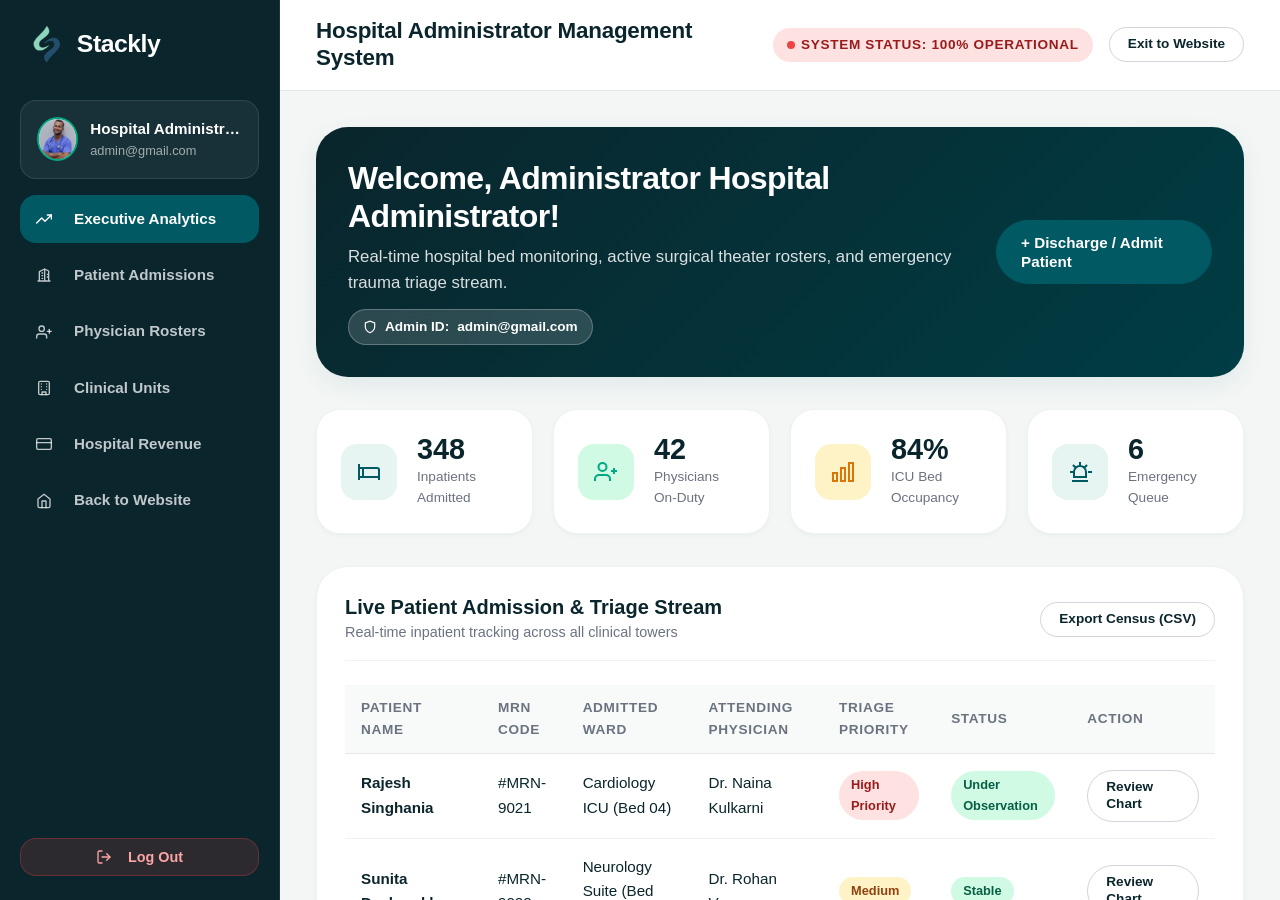
<file: admin-dashboard.html>
<!DOCTYPE html>
<html lang="en">
<head>
  <meta charset="UTF-8">
  <meta name="viewport" content="width=device-width, initial-scale=1.0">
  <title>Stackly</title>
  <meta name="description" content="Central administrative dashboard for Stackly Hospital. Monitor inpatient admissions, doctor duty rosters, and emergency operations.">
  <link rel="stylesheet" href="assets/css/style.css">
  <link rel="stylesheet" href="assets/css/dashboard.css">
  <link rel="stylesheet" href="assets/css/responsive.css">
</head>
<body>

  <div class="dashboard-wrapper">
    <!-- Admin Sidebar -->
    <aside class="dashboard-sidebar">
      <div class="sidebar-brand">
        <a href="index.html" class="sidebar-logo">
          <img src="assets/images/logo.webp" alt="Stackly Hospital Logo">
          <span class="logo-text">Stackly</span>
        </a>
      </div>

      <div class="sidebar-user-card">
        <img src="assets/images/user-admin.webp" alt="Admin Avatar" class="user-avatar dashboard-user-avatar">
        <div class="user-meta-info">
          <div class="user-meta-name dashboard-user-name">Hospital Director</div>
          <div class="user-meta-email dashboard-user-email">admin@gmail.com</div>
        </div>
      </div>

      <ul class="sidebar-menu">
        <li class="sidebar-menu-item active">
          <a href="admin-dashboard.html">
            <svg width="16" height="16" viewBox="0 0 24 24" fill="none" stroke="currentColor" stroke-width="2" stroke-linecap="round" stroke-linejoin="round" style="display:inline-block; vertical-align:-2px; margin-right:8px;"><polyline points="23 6 13.5 15.5 8.5 10.5 1 18"/><polyline points="17 6 23 6 23 12"/></svg>
            Executive Analytics
          </a>
        </li>
        <li class="sidebar-menu-item">
          <a href="404.html" class="btn-dashboard-action">
            <svg width="16" height="16" viewBox="0 0 24 24" fill="none" stroke="currentColor" stroke-width="2" stroke-linecap="round" stroke-linejoin="round" style="display:inline-block; vertical-align:-2px; margin-right:8px;"><path d="M3 21h18M5 21V7l8-4v18M13 3l6 3v15M9 9h1M9 13h1M9 17h1M17 11h1M17 15h1"/></svg>
            Patient Admissions
          </a>
        </li>
        <li class="sidebar-menu-item">
          <a href="404.html" class="btn-dashboard-action">
            <svg width="16" height="16" viewBox="0 0 24 24" fill="none" stroke="currentColor" stroke-width="2" stroke-linecap="round" stroke-linejoin="round" style="display:inline-block; vertical-align:-2px; margin-right:8px;"><path d="M16 21v-2a4 4 0 0 0-4-4H5a4 4 0 0 0-4 4v2"/><circle cx="8.5" cy="7" r="4"/><line x1="20" y1="8" x2="20" y2="14"/><line x1="23" y1="11" x2="17" y2="11"/></svg>
            Physician Rosters
          </a>
        </li>
        <li class="sidebar-menu-item">
          <a href="404.html" class="btn-dashboard-action">
            <svg width="16" height="16" viewBox="0 0 24 24" fill="none" stroke="currentColor" stroke-width="2" stroke-linecap="round" stroke-linejoin="round" style="display:inline-block; vertical-align:-2px; margin-right:8px;"><rect x="4" y="2" width="16" height="20" rx="2" ry="2"/><path d="M9 22v-4h6v4"/><line x1="8" y1="6" x2="8.01" y2="6"/><line x1="16" y1="6" x2="16.01" y2="6"/><line x1="8" y1="10" x2="8.01" y2="10"/><line x1="16" y1="10" x2="16.01" y2="10"/><line x1="8" y1="14" x2="8.01" y2="14"/><line x1="16" y1="14" x2="16.01" y2="14"/></svg>
            Clinical Units
          </a>
        </li>
        <li class="sidebar-menu-item">
          <a href="404.html" class="btn-dashboard-action">
            <svg width="16" height="16" viewBox="0 0 24 24" fill="none" stroke="currentColor" stroke-width="2" stroke-linecap="round" stroke-linejoin="round" style="display:inline-block; vertical-align:-2px; margin-right:8px;"><rect x="1" y="4" width="22" height="16" rx="2" ry="2"/><line x1="1" y1="10" x2="23" y2="10"/></svg>
            Hospital Revenue
          </a>
        </li>
        <li class="sidebar-menu-item">
          <a href="index.html">
            <svg width="16" height="16" viewBox="0 0 24 24" fill="none" stroke="currentColor" stroke-width="2" stroke-linecap="round" stroke-linejoin="round" style="display:inline-block; vertical-align:-2px; margin-right:8px;"><path d="M3 9l9-7 9 7v11a2 2 0 0 1-2 2H5a2 2 0 0 1-2-2z"/><polyline points="9 22 9 12 15 12 15 22"/></svg>
            Back to Website
          </a>
        </li>
      </ul>

      <button type="button" class="sidebar-logout-btn logout-trigger">
        <svg width="16" height="16" viewBox="0 0 24 24" fill="none" stroke="currentColor" stroke-width="2" stroke-linecap="round" stroke-linejoin="round" style="display:inline-block; vertical-align:-2px; margin-right:8px;"><path d="M9 21H5a2 2 0 0 1-2-2V5a2 2 0 0 1 2-2h4"/><polyline points="16 17 21 12 16 7"/><line x1="21" y1="12" x2="9" y2="12"/></svg>
        Log Out
      </button>
    </aside>

    <!-- Main Content Area -->
    <main class="dashboard-main">
      <!-- Topbar -->
      <header class="dashboard-topbar">
        <div style="display: flex; align-items: center; gap: 14px;">
          <button class="dashboard-mobile-toggle" aria-label="Toggle Dashboard Menu">
            <svg width="20" height="20" viewBox="0 0 24 24" fill="none" stroke="currentColor" stroke-width="2"><line x1="3" y1="12" x2="21" y2="12"/><line x1="3" y1="6" x2="21" y2="6"/><line x1="3" y1="18" x2="21" y2="18"/></svg>
          </button>
          <h2>Hospital Administrator Management System</h2>
        </div>

        <div class="topbar-actions">
          <span class="badge" style="background:#fee2e2; color:#991b1b;">
            <span class="badge-dot" style="background:#ef4444;"></span>
            System Status: 100% Operational
          </span>
          <a href="index.html" class="btn btn-secondary btn-sm">Exit to Website</a>
        </div>
      </header>

      <div class="dashboard-content">
        <!-- Welcome Banner with Dynamic Gmail Username -->
        <div class="welcome-banner" style="background: linear-gradient(135deg, var(--secondary) 0%, var(--primary-dark) 100%);">
          <div>
            <h1>Welcome, Administrator <span class="dashboard-user-name">Hospital Director</span>!</h1>
            <p>Real-time hospital bed monitoring, active surgical theater rosters, and emergency trauma triage stream.</p>
            <div class="welcome-badge-gmail">
              <svg width="14" height="14" viewBox="0 0 24 24" fill="none" stroke="currentColor" stroke-width="2" style="display:inline-block; vertical-align:-2px;"><path d="M12 22s8-4 8-10V5l-8-3-8 3v7c0 6 8 10 8 10z"/></svg>
              Admin ID: <strong class="dashboard-user-email">admin@gmail.com</strong>
            </div>
          </div>
          <a href="404.html" class="btn btn-primary btn-dashboard-action">
            + Discharge / Admit Patient
          </a>
        </div>

        <!-- Metric Cards -->
        <div class="metrics-grid">
          <div class="metric-card">
            <div class="metric-icon-box">
              <svg width="24" height="24" viewBox="0 0 24 24" fill="none" stroke="currentColor" stroke-width="2"><path d="M2 4v16M2 8h18a2 2 0 0 1 2 2v10M2 17h20M6 8v9"/></svg>
            </div>
            <div>
              <div class="metric-val">348</div>
              <div class="metric-label">Inpatients Admitted</div>
            </div>
          </div>

          <div class="metric-card accent">
            <div class="metric-icon-box">
              <svg width="24" height="24" viewBox="0 0 24 24" fill="none" stroke="currentColor" stroke-width="2"><path d="M16 21v-2a4 4 0 0 0-4-4H5a4 4 0 0 0-4 4v2"/><circle cx="8.5" cy="7" r="4"/><line x1="20" y1="8" x2="20" y2="14"/><line x1="23" y1="11" x2="17" y2="11"/></svg>
            </div>
            <div>
              <div class="metric-val">42</div>
              <div class="metric-label">Physicians On-Duty</div>
            </div>
          </div>

          <div class="metric-card warning">
            <div class="metric-icon-box">
              <svg width="24" height="24" viewBox="0 0 24 24" fill="none" stroke="currentColor" stroke-width="2"><rect x="18" y="3" width="4" height="18"/><rect x="10" y="8" width="4" height="13"/><rect x="2" y="13" width="4" height="8"/></svg>
            </div>
            <div>
              <div class="metric-val">84%</div>
              <div class="metric-label">ICU Bed Occupancy</div>
            </div>
          </div>

          <div class="metric-card">
            <div class="metric-icon-box">
              <svg width="24" height="24" viewBox="0 0 24 24" fill="none" stroke="currentColor" stroke-width="2"><path d="M12 2v4M4.93 4.93l2.83 2.83M2 12h4M20 12h4M19.07 4.93l-2.83 2.83M6 12a6 6 0 1 1 12 0v5H6v-5z"/><line x1="4" y1="21" x2="20" y2="21"/></svg>
            </div>
            <div>
              <div class="metric-val">6</div>
              <div class="metric-label">Emergency Queue</div>
            </div>
          </div>
        </div>

        <!-- Section 1: Live Patient Admission Queue -->
        <div class="card-section" id="admissions">
          <div class="card-section-header">
            <div>
              <h3 class="card-section-title">Live Patient Admission & Triage Stream</h3>
              <p style="font-size: 0.9rem; margin-top: 2px;">Real-time inpatient tracking across all clinical towers</p>
            </div>
            <a href="404.html" class="btn btn-secondary btn-sm btn-dashboard-action">Export Census (CSV)</a>
          </div>

          <div class="data-table-wrapper">
            <table class="data-table">
              <thead>
                <tr>
                  <th>Patient Name</th>
                  <th>MRN Code</th>
                  <th>Admitted Ward</th>
                  <th>Attending Physician</th>
                  <th>Triage Priority</th>
                  <th>Status</th>
                  <th>Action</th>
                </tr>
              </thead>
              <tbody>
                <tr>
                  <td><strong>Rajesh Singhania</strong></td>
                  <td>#MRN-9021</td>
                  <td>Cardiology ICU (Bed 04)</td>
                  <td>Dr. Naina Kulkarni</td>
                  <td><span class="status-badge" style="background:#fee2e2; color:#991b1b;">High Priority</span></td>
                  <td><span class="status-badge active">Under Observation</span></td>
                  <td><a href="404.html" class="btn btn-secondary btn-sm btn-dashboard-action">Review Chart</a></td>
                </tr>
                <tr>
                  <td><strong>Sunita Deshmukh</strong></td>
                  <td>#MRN-9022</td>
                  <td>Neurology Suite (Bed 12)</td>
                  <td>Dr. Rohan Varma</td>
                  <td><span class="status-badge" style="background:#fef3c7; color:#92400e;">Medium</span></td>
                  <td><span class="status-badge confirmed">Stable</span></td>
                  <td><a href="404.html" class="btn btn-secondary btn-sm btn-dashboard-action">Review Chart</a></td>
                </tr>
                <tr>
                  <td><strong>Arvind Swaminathan</strong></td>
                  <td>#MRN-9023</td>
                  <td>Orthopedics Step-down</td>
                  <td>Dr. Vikramaditya Rathore</td>
                  <td><span class="status-badge" style="background:#d1fae5; color:#065f46;">Low</span></td>
                  <td><span class="status-badge completed">Discharge Ready</span></td>
                  <td><a href="404.html" class="btn btn-secondary btn-sm btn-dashboard-action">Approve Discharge</a></td>
                </tr>
                <tr>
                  <td><strong>Kavita Sharma</strong></td>
                  <td>#MRN-9024</td>
                  <td>Maternity Ward (Bed 08)</td>
                  <td>Dr. Priya Sharma</td>
                  <td><span class="status-badge" style="background:#fee2e2; color:#991b1b;">High Priority</span></td>
                  <td><span class="status-badge active">In Labor</span></td>
                  <td><a href="404.html" class="btn btn-secondary btn-sm btn-dashboard-action">Review Chart</a></td>
                </tr>
              </tbody>
            </table>
          </div>
        </div>

        <!-- Section 2: On-Duty Doctor Rosters -->
        <div class="card-section" id="roster">
          <div class="card-section-header">
            <div>
              <h3 class="card-section-title">Physician On-Duty Shifts & Availability</h3>
              <p style="font-size: 0.9rem; margin-top: 2px;">Active department consultants and surgical on-call faculty</p>
            </div>
            <a href="404.html" class="btn btn-primary btn-sm btn-dashboard-action">+ Assign Shift</a>
          </div>

          <div class="data-table-wrapper">
            <table class="data-table">
              <thead>
                <tr>
                  <th>Consultant Name</th>
                  <th>Department</th>
                  <th>Current Shift</th>
                  <th>Active Inpatients</th>
                  <th>On-Call Status</th>
                </tr>
              </thead>
              <tbody>
                <tr>
                  <td><strong>Dr. Priya Sharma</strong></td>
                  <td>Gynaecology & Obstetrics</td>
                  <td>Day Shift (08:00 – 16:00)</td>
                  <td>14 Patients</td>
                  <td><span class="status-badge active">On Floor</span></td>
                </tr>
                <tr>
                  <td><strong>Dr. Rohan Varma</strong></td>
                  <td>Neurology & Stroke</td>
                  <td>24-Hr On-Call</td>
                  <td>18 Patients</td>
                  <td><span class="status-badge active">Active in Surgery</span></td>
                </tr>
                <tr>
                  <td><strong>Dr. Naina Kulkarni</strong></td>
                  <td>Cardiology & Cath Lab</td>
                  <td>Day Shift (08:00 – 16:00)</td>
                  <td>22 Patients</td>
                  <td><span class="status-badge active">Consultations</span></td>
                </tr>
                <tr>
                  <td><strong>Dr. Vikramaditya Rathore</strong></td>
                  <td>Orthopedic Surgery</td>
                  <td>Evening Shift (16:00 – 00:00)</td>
                  <td>9 Patients</td>
                  <td><span class="status-badge pending">Reporting Soon</span></td>
                </tr>
              </tbody>
            </table>
          </div>
        </div>

        <!-- Section 3: Department Live Status -->
        <div class="card-section" id="departments">
          <div class="card-section-header">
            <div>
              <h3 class="card-section-title">Clinical Units Capacity & Equipment Status</h3>
              <p style="font-size: 0.9rem; margin-top: 2px;">Infrastructure readiness metrics</p>
            </div>
          </div>

          <div style="display: grid; grid-template-columns: repeat(auto-fit, minmax(240px, 1fr)); gap: 20px;">
            <div style="padding: 20px; background: var(--bg-alt); border-radius: var(--radius-md); border-left: 4px solid var(--primary);">
              <h4>Cardiology Cath Lab</h4>
              <p style="font-size: 0.85rem; margin-top: 4px;">Operational Capacity: 92%</p>
              <div style="height: 6px; background: #e5e7eb; border-radius: 3px; margin-top: 8px;">
                <div style="width: 92%; height: 100%; background: var(--primary); border-radius: 3px;"></div>
              </div>
            </div>

            <div style="padding: 20px; background: var(--bg-alt); border-radius: var(--radius-md); border-left: 4px solid var(--accent);">
              <h4>Smart ICU Wing</h4>
              <p style="font-size: 0.85rem; margin-top: 4px;">Occupancy: 84% (4 Beds Free)</p>
              <div style="height: 6px; background: #e5e7eb; border-radius: 3px; margin-top: 8px;">
                <div style="width: 84%; height: 100%; background: var(--accent); border-radius: 3px;"></div>
              </div>
            </div>

            <div style="padding: 20px; background: var(--bg-alt); border-radius: var(--radius-md); border-left: 4px solid #f59e0b;">
              <h4>Robotic Surgery OT 1 & 2</h4>
              <p style="font-size: 0.85rem; margin-top: 4px;">Utilization: 100% (Active Case)</p>
              <div style="height: 6px; background: #e5e7eb; border-radius: 3px; margin-top: 8px;">
                <div style="width: 100%; height: 100%; background: #f59e0b; border-radius: 3px;"></div>
              </div>
            </div>

            <div style="padding: 20px; background: var(--bg-alt); border-radius: var(--radius-md); border-left: 4px solid #ef4444;">
              <h4>Emergency Trauma Bay</h4>
              <p style="font-size: 0.85rem; margin-top: 4px;">Ready Resuscitation Beds: 6 Available</p>
              <div style="height: 6px; background: #e5e7eb; border-radius: 3px; margin-top: 8px;">
                <div style="width: 60%; height: 100%; background: #ef4444; border-radius: 3px;"></div>
              </div>
            </div>
          </div>
        </div>
      </div>
    </main>
  </div>

  <script src="assets/js/dashboard.js"></script>
</body>
</html>
</file>
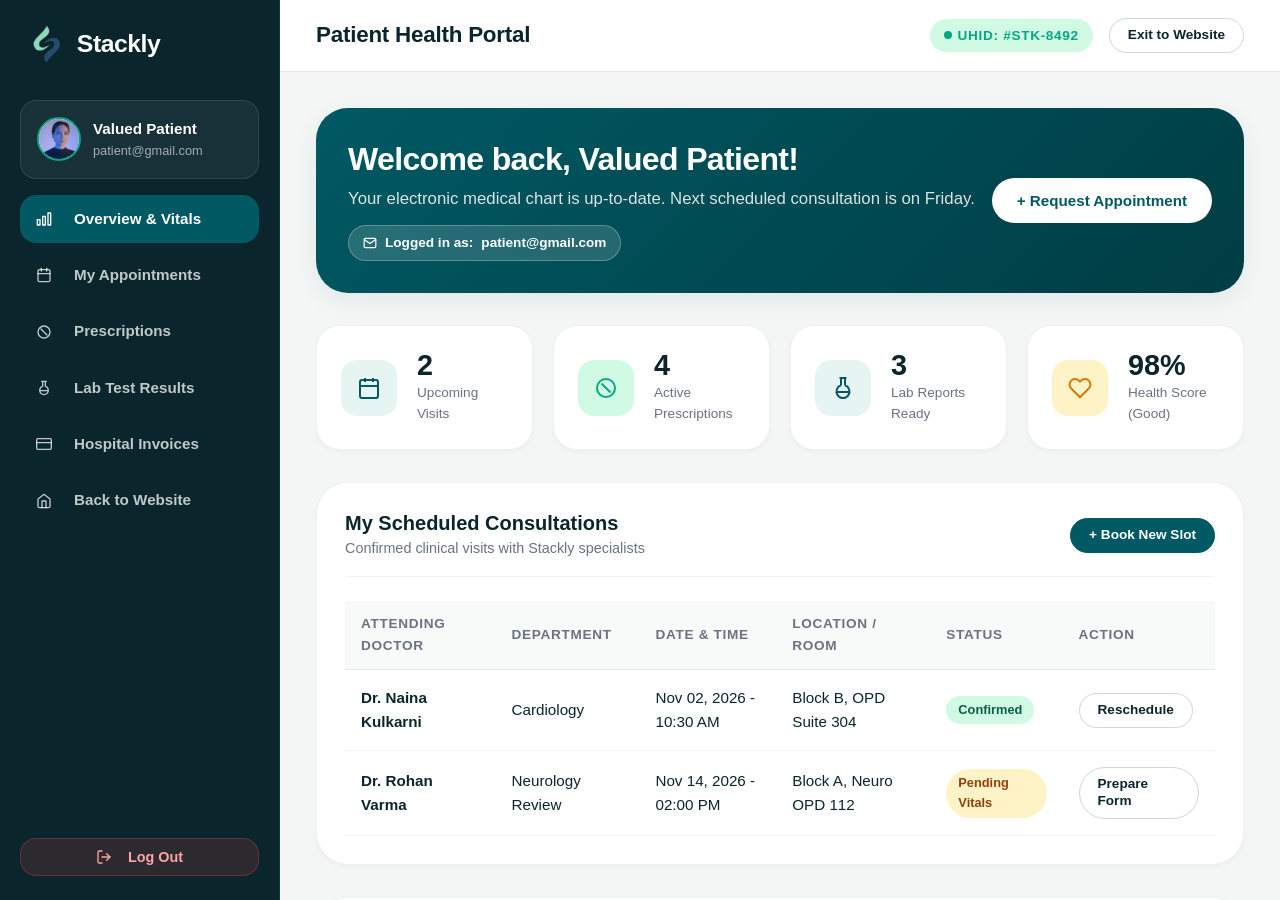
<file: client-dashboard.html>
<!DOCTYPE html>
<html lang="en">
<head>
  <meta charset="UTF-8">
  <meta name="viewport" content="width=device-width, initial-scale=1.0">
  <title>Stackly</title>
  <meta name="description" content="Personalized patient health portal for Stackly Hospital. Track medical appointments, test results, and prescriptions.">
  <link rel="stylesheet" href="assets/css/style.css">
  <link rel="stylesheet" href="assets/css/dashboard.css">
  <link rel="stylesheet" href="assets/css/responsive.css">
</head>
<body>

  <div class="dashboard-wrapper">
    <!-- Sidebar -->
    <aside class="dashboard-sidebar">
      <div class="sidebar-brand">
        <a href="index.html" class="sidebar-logo">
          <img src="assets/images/logo.webp" alt="Stackly Hospital Logo">
          <span class="logo-text">Stackly</span>
        </a>
      </div>

      <div class="sidebar-user-card">
        <img src="assets/images/user-client.webp" alt="Patient Avatar" class="user-avatar dashboard-user-avatar">
        <div class="user-meta-info">
          <div class="user-meta-name dashboard-user-name">Valued Patient</div>
          <div class="user-meta-email dashboard-user-email">patient@gmail.com</div>
        </div>
      </div>

      <ul class="sidebar-menu">
        <li class="sidebar-menu-item active">
          <a href="client-dashboard.html">
            <svg width="16" height="16" viewBox="0 0 24 24" fill="none" stroke="currentColor" stroke-width="2" stroke-linecap="round" stroke-linejoin="round" style="display:inline-block; vertical-align:-2px; margin-right:8px;"><rect x="18" y="3" width="4" height="18"/><rect x="10" y="8" width="4" height="13"/><rect x="2" y="13" width="4" height="8"/></svg>
            Overview & Vitals
          </a>
        </li>
        <li class="sidebar-menu-item">
          <a href="404.html" class="btn-dashboard-action">
            <svg width="16" height="16" viewBox="0 0 24 24" fill="none" stroke="currentColor" stroke-width="2" stroke-linecap="round" stroke-linejoin="round" style="display:inline-block; vertical-align:-2px; margin-right:8px;"><rect x="3" y="4" width="18" height="18" rx="2" ry="2"/><line x1="16" y1="2" x2="16" y2="6"/><line x1="8" y1="2" x2="8" y2="6"/><line x1="3" y1="10" x2="21" y2="10"/></svg>
            My Appointments
          </a>
        </li>
        <li class="sidebar-menu-item">
          <a href="404.html" class="btn-dashboard-action">
            <svg width="16" height="16" viewBox="0 0 24 24" fill="none" stroke="currentColor" stroke-width="2" stroke-linecap="round" stroke-linejoin="round" style="display:inline-block; vertical-align:-2px; margin-right:8px;"><rect x="3" y="3" width="18" height="18" rx="9"/><line x1="7.5" y1="7.5" x2="16.5" y2="16.5"/></svg>
            Prescriptions
          </a>
        </li>
        <li class="sidebar-menu-item">
          <a href="404.html" class="btn-dashboard-action">
            <svg width="16" height="16" viewBox="0 0 24 24" fill="none" stroke="currentColor" stroke-width="2" stroke-linecap="round" stroke-linejoin="round" style="display:inline-block; vertical-align:-2px; margin-right:8px;"><path d="M10 2v7.31M14 2v7.31M8.5 2h7M14 9.3a6.5 6.5 0 1 1-4 0M5.52 16h12.96"/></svg>
            Lab Test Results
          </a>
        </li>
        <li class="sidebar-menu-item">
          <a href="404.html" class="btn-dashboard-action">
            <svg width="16" height="16" viewBox="0 0 24 24" fill="none" stroke="currentColor" stroke-width="2" stroke-linecap="round" stroke-linejoin="round" style="display:inline-block; vertical-align:-2px; margin-right:8px;"><rect x="1" y="4" width="22" height="16" rx="2" ry="2"/><line x1="1" y1="10" x2="23" y2="10"/></svg>
            Hospital Invoices
          </a>
        </li>
        <li class="sidebar-menu-item">
          <a href="index.html">
            <svg width="16" height="16" viewBox="0 0 24 24" fill="none" stroke="currentColor" stroke-width="2" stroke-linecap="round" stroke-linejoin="round" style="display:inline-block; vertical-align:-2px; margin-right:8px;"><path d="M3 9l9-7 9 7v11a2 2 0 0 1-2 2H5a2 2 0 0 1-2-2z"/><polyline points="9 22 9 12 15 12 15 22"/></svg>
            Back to Website
          </a>
        </li>
      </ul>

      <button type="button" class="sidebar-logout-btn logout-trigger">
        <svg width="16" height="16" viewBox="0 0 24 24" fill="none" stroke="currentColor" stroke-width="2" stroke-linecap="round" stroke-linejoin="round" style="display:inline-block; vertical-align:-2px; margin-right:8px;"><path d="M9 21H5a2 2 0 0 1-2-2V5a2 2 0 0 1 2-2h4"/><polyline points="16 17 21 12 16 7"/><line x1="21" y1="12" x2="9" y2="12"/></svg>
        Log Out
      </button>
    </aside>

    <!-- Main Content Area -->
    <main class="dashboard-main">
      <!-- Topbar -->
      <header class="dashboard-topbar">
        <div style="display: flex; align-items: center; gap: 14px;">
          <button class="dashboard-mobile-toggle" aria-label="Toggle Dashboard Menu">
            <svg width="20" height="20" viewBox="0 0 24 24" fill="none" stroke="currentColor" stroke-width="2"><line x1="3" y1="12" x2="21" y2="12"/><line x1="3" y1="6" x2="21" y2="6"/><line x1="3" y1="18" x2="21" y2="18"/></svg>
          </button>
          <h2>Patient Health Portal</h2>
        </div>

        <div class="topbar-actions">
          <span class="badge badge-accent">
            <span class="badge-dot"></span>
            UHID: #STK-8492
          </span>
          <a href="index.html" class="btn btn-secondary btn-sm">Exit to Website</a>
        </div>
      </header>

      <div class="dashboard-content">
        <!-- Welcome Banner with Dynamic Gmail Username -->
        <div class="welcome-banner">
          <div>
            <h1>Welcome back, <span class="dashboard-user-name">Valued Patient</span>!</h1>
            <p>Your electronic medical chart is up-to-date. Next scheduled consultation is on Friday.</p>
            <div class="welcome-badge-gmail">
              <svg width="14" height="14" viewBox="0 0 24 24" fill="none" stroke="currentColor" stroke-width="2" style="display:inline-block; vertical-align:-2px;"><path d="M4 4h16c1.1 0 2 .9 2 2v12c0 1.1-.9 2-2 2H4c-1.1 0-2-.9-2-2V6c0-1.1.9-2 2-2z"/><polyline points="22,6 12,13 2,6"/></svg>
              Logged in as: <strong class="dashboard-user-email">patient@gmail.com</strong>
            </div>
          </div>
          <a href="404.html" class="btn btn-accent btn-dashboard-action" style="background:#ffffff; color:var(--primary); font-weight:700;">
            + Request Appointment
          </a>
        </div>

        <!-- Metric Cards -->
        <div class="metrics-grid">
          <div class="metric-card">
            <div class="metric-icon-box">
              <svg width="24" height="24" viewBox="0 0 24 24" fill="none" stroke="currentColor" stroke-width="2"><rect x="3" y="4" width="18" height="18" rx="2" ry="2"/><line x1="16" y1="2" x2="16" y2="6"/><line x1="8" y1="2" x2="8" y2="6"/><line x1="3" y1="10" x2="21" y2="10"/></svg>
            </div>
            <div>
              <div class="metric-val">2</div>
              <div class="metric-label">Upcoming Visits</div>
            </div>
          </div>

          <div class="metric-card accent">
            <div class="metric-icon-box">
              <svg width="24" height="24" viewBox="0 0 24 24" fill="none" stroke="currentColor" stroke-width="2"><rect x="3" y="3" width="18" height="18" rx="9"/><line x1="7.5" y1="7.5" x2="16.5" y2="16.5"/></svg>
            </div>
            <div>
              <div class="metric-val">4</div>
              <div class="metric-label">Active Prescriptions</div>
            </div>
          </div>

          <div class="metric-card">
            <div class="metric-icon-box">
              <svg width="24" height="24" viewBox="0 0 24 24" fill="none" stroke="currentColor" stroke-width="2"><path d="M10 2v7.31M14 2v7.31M8.5 2h7M14 9.3a6.5 6.5 0 1 1-4 0M5.52 16h12.96"/></svg>
            </div>
            <div>
              <div class="metric-val">3</div>
              <div class="metric-label">Lab Reports Ready</div>
            </div>
          </div>

          <div class="metric-card warning">
            <div class="metric-icon-box">
              <svg width="24" height="24" viewBox="0 0 24 24" fill="none" stroke="currentColor" stroke-width="2"><path d="M20.84 4.61a5.5 5.5 0 0 0-7.78 0L12 5.67l-1.06-1.06a5.5 5.5 0 0 0-7.78 7.78l1.06 1.06L12 21.23l7.78-7.78 1.06-1.06a5.5 5.5 0 0 0 0-7.78z"/></svg>
            </div>
            <div>
              <div class="metric-val">98%</div>
              <div class="metric-label">Health Score (Good)</div>
            </div>
          </div>
        </div>

        <!-- Section 1: Appointments Schedule Table -->
        <div class="card-section" id="appointments">
          <div class="card-section-header">
            <div>
              <h3 class="card-section-title">My Scheduled Consultations</h3>
              <p style="font-size: 0.9rem; margin-top: 2px;">Confirmed clinical visits with Stackly specialists</p>
            </div>
            <a href="404.html" class="btn btn-primary btn-sm btn-dashboard-action">+ Book New Slot</a>
          </div>

          <div class="data-table-wrapper">
            <table class="data-table">
              <thead>
                <tr>
                  <th>Attending Doctor</th>
                  <th>Department</th>
                  <th>Date & Time</th>
                  <th>Location / Room</th>
                  <th>Status</th>
                  <th>Action</th>
                </tr>
              </thead>
              <tbody>
                <tr>
                  <td><strong>Dr. Naina Kulkarni</strong></td>
                  <td>Cardiology</td>
                  <td>Nov 02, 2026 - 10:30 AM</td>
                  <td>Block B, OPD Suite 304</td>
                  <td><span class="status-badge confirmed">Confirmed</span></td>
                  <td><a href="404.html" class="btn btn-secondary btn-sm btn-dashboard-action">Reschedule</a></td>
                </tr>
                <tr>
                  <td><strong>Dr. Rohan Varma</strong></td>
                  <td>Neurology Review</td>
                  <td>Nov 14, 2026 - 02:00 PM</td>
                  <td>Block A, Neuro OPD 112</td>
                  <td><span class="status-badge pending">Pending Vitals</span></td>
                  <td><a href="404.html" class="btn btn-secondary btn-sm btn-dashboard-action">Prepare Form</a></td>
                </tr>
              </tbody>
            </table>
          </div>
        </div>

        <!-- Section 2: Active Prescriptions -->
        <div class="card-section" id="prescriptions">
          <div class="card-section-header">
            <div>
              <h3 class="card-section-title">Active Prescriptions & Dosages</h3>
              <p style="font-size: 0.9rem; margin-top: 2px;">Filled and verified by Stackly Inpatient Pharmacy</p>
            </div>
            <a href="404.html" class="btn btn-secondary btn-sm btn-dashboard-action">Order Pharmacy Refill</a>
          </div>

          <div class="data-table-wrapper">
            <table class="data-table">
              <thead>
                <tr>
                  <th>Medication</th>
                  <th>Dosage</th>
                  <th>Frequency</th>
                  <th>Prescribed By</th>
                  <th>Refill Status</th>
                </tr>
              </thead>
              <tbody>
                <tr>
                  <td><strong>Atorvastatin Calcium</strong></td>
                  <td>20 mg Oral Tablet</td>
                  <td>Once Daily (Evening)</td>
                  <td>Dr. Naina Kulkarni</td>
                  <td><span class="status-badge active">2 Refills Remaining</span></td>
                </tr>
                <tr>
                  <td><strong>Metoprolol Tartrate</strong></td>
                  <td>50 mg Extended Release</td>
                  <td>Twice Daily with Meals</td>
                  <td>Dr. Naina Kulkarni</td>
                  <td><span class="status-badge active">1 Refill Remaining</span></td>
                </tr>
                <tr>
                  <td><strong>Neuro-B Complex</strong></td>
                  <td>Capsule</td>
                  <td>Daily Morning</td>
                  <td>Dr. Rohan Varma</td>
                  <td><span class="status-badge confirmed">Auto-Refill Active</span></td>
                </tr>
              </tbody>
            </table>
          </div>
        </div>

        <!-- Section 3: Lab Test Results -->
        <div class="card-section" id="reports">
          <div class="card-section-header">
            <div>
              <h3 class="card-section-title">Diagnostic Pathology & Imaging Reports</h3>
              <p style="font-size: 0.9rem; margin-top: 2px;">Electronic records verified by Chief Pathologist</p>
            </div>
            <a href="404.html" class="btn btn-secondary btn-sm btn-dashboard-action">Download All (PDF)</a>
          </div>

          <div class="data-table-wrapper">
            <table class="data-table">
              <thead>
                <tr>
                  <th>Test Description</th>
                  <th>Conducted Date</th>
                  <th>Reference Range</th>
                  <th>Clinical Status</th>
                  <th>File</th>
                </tr>
              </thead>
              <tbody>
                <tr>
                  <td><strong>Comprehensive Metabolic Panel (CMP)</strong></td>
                  <td>Oct 24, 2026</td>
                  <td>Optimal Biomarkers</td>
                  <td><span class="status-badge completed">Normal</span></td>
                  <td><a href="404.html" class="btn btn-secondary btn-sm btn-dashboard-action"><svg width="14" height="14" viewBox="0 0 24 24" fill="none" stroke="currentColor" stroke-width="2" style="display:inline-block; vertical-align:-2px; margin-right:4px;"><path d="M14 2H6a2 2 0 0 0-2 2v16a2 2 0 0 0 2 2h12a2 2 0 0 0 2-2V8z"/><polyline points="14 2 14 8 20 8"/><line x1="16" y1="13" x2="8" y2="13"/><line x1="16" y1="17" x2="8" y2="17"/></svg> View PDF</a></td>
                </tr>
                <tr>
                  <td><strong>High-Resolution Cardiac Echo 2D</strong></td>
                  <td>Oct 18, 2026</td>
                  <td>Ejection Fraction 62%</td>
                  <td><span class="status-badge completed">Normal</span></td>
                  <td><a href="404.html" class="btn btn-secondary btn-sm btn-dashboard-action"><svg width="14" height="14" viewBox="0 0 24 24" fill="none" stroke="currentColor" stroke-width="2" style="display:inline-block; vertical-align:-2px; margin-right:4px;"><path d="M14 2H6a2 2 0 0 0-2 2v16a2 2 0 0 0 2 2h12a2 2 0 0 0 2-2V8z"/><polyline points="14 2 14 8 20 8"/><line x1="16" y1="13" x2="8" y2="13"/><line x1="16" y1="17" x2="8" y2="17"/></svg> View PDF</a></td>
                </tr>
                <tr>
                  <td><strong>Lipid Panel Profile</strong></td>
                  <td>Sep 12, 2026</td>
                  <td>LDL 88 mg/dL</td>
                  <td><span class="status-badge completed">Normal</span></td>
                  <td><a href="404.html" class="btn btn-secondary btn-sm btn-dashboard-action"><svg width="14" height="14" viewBox="0 0 24 24" fill="none" stroke="currentColor" stroke-width="2" style="display:inline-block; vertical-align:-2px; margin-right:4px;"><path d="M14 2H6a2 2 0 0 0-2 2v16a2 2 0 0 0 2 2h12a2 2 0 0 0 2-2V8z"/><polyline points="14 2 14 8 20 8"/><line x1="16" y1="13" x2="8" y2="13"/><line x1="16" y1="17" x2="8" y2="17"/></svg> View PDF</a></td>
                </tr>
              </tbody>
            </table>
          </div>
        </div>
      </div>
    </main>
  </div>

  <script src="assets/js/dashboard.js"></script>
</body>
</html>
</file>
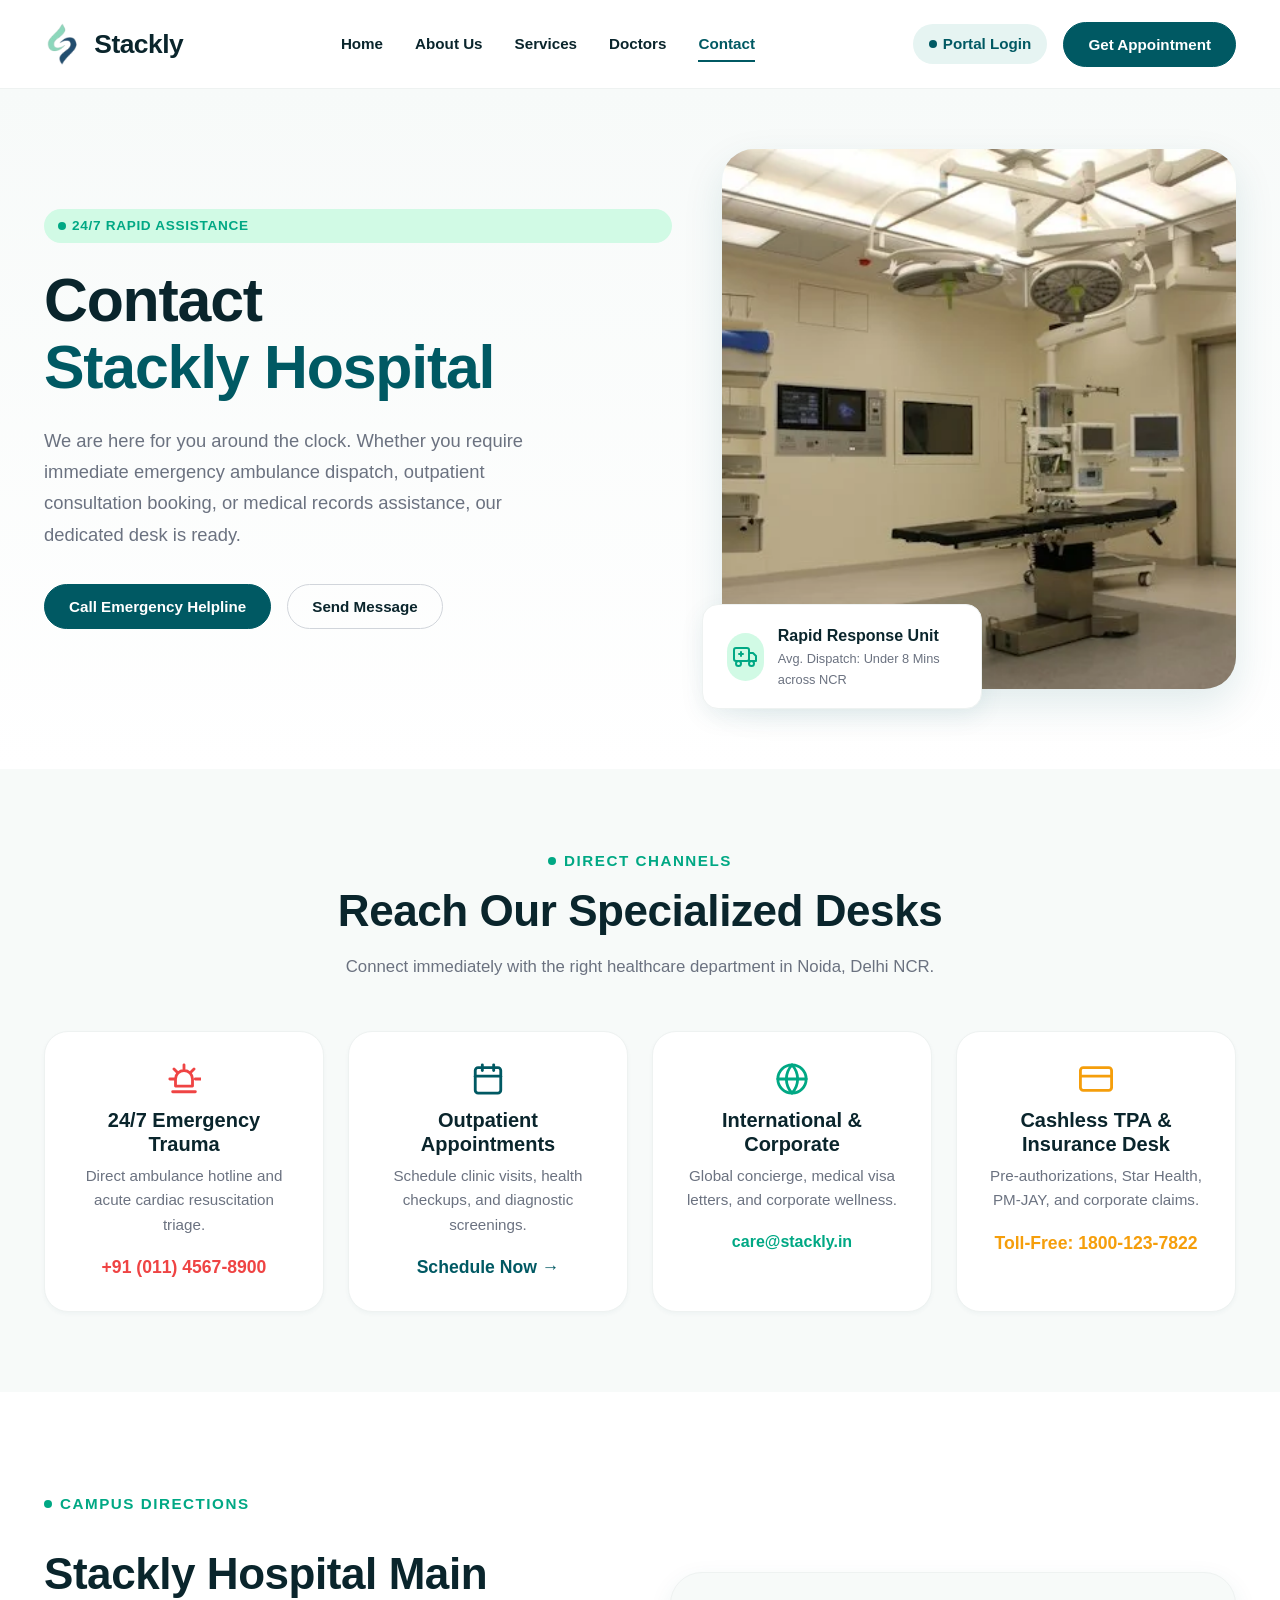
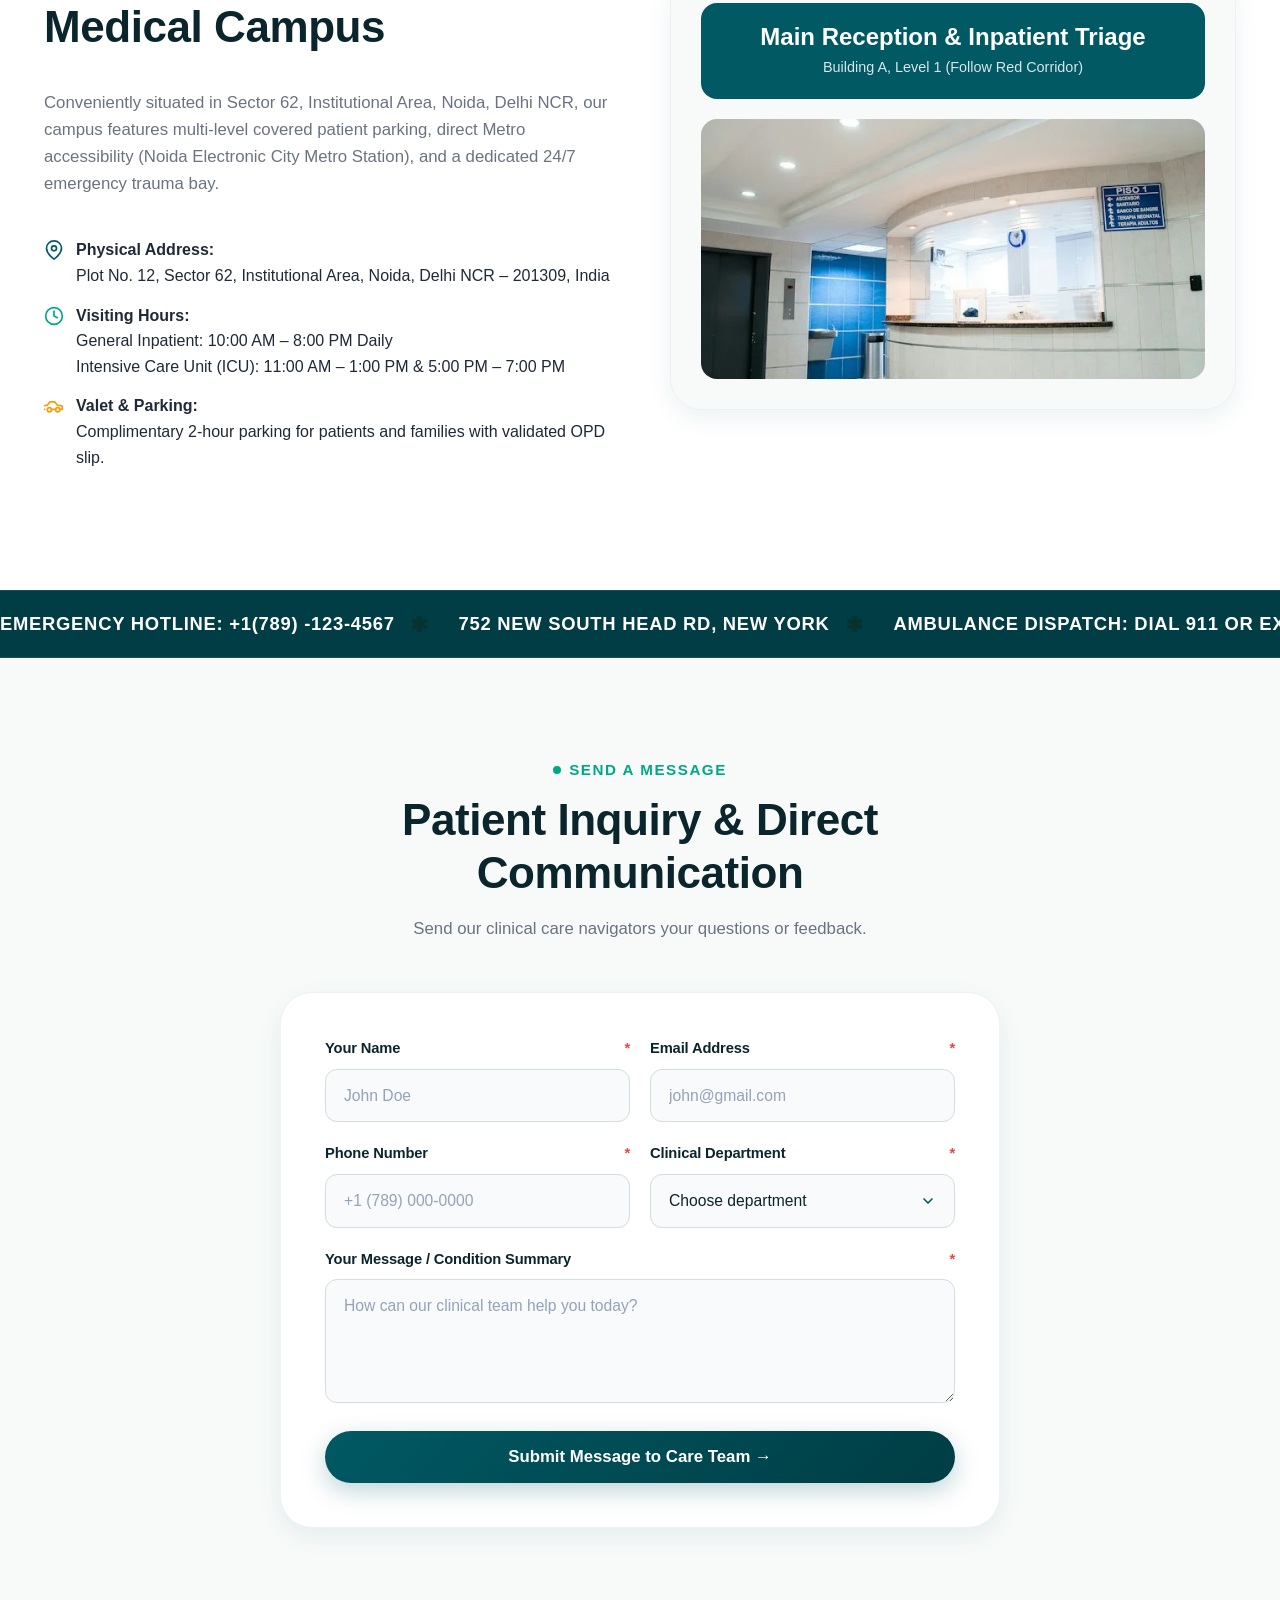
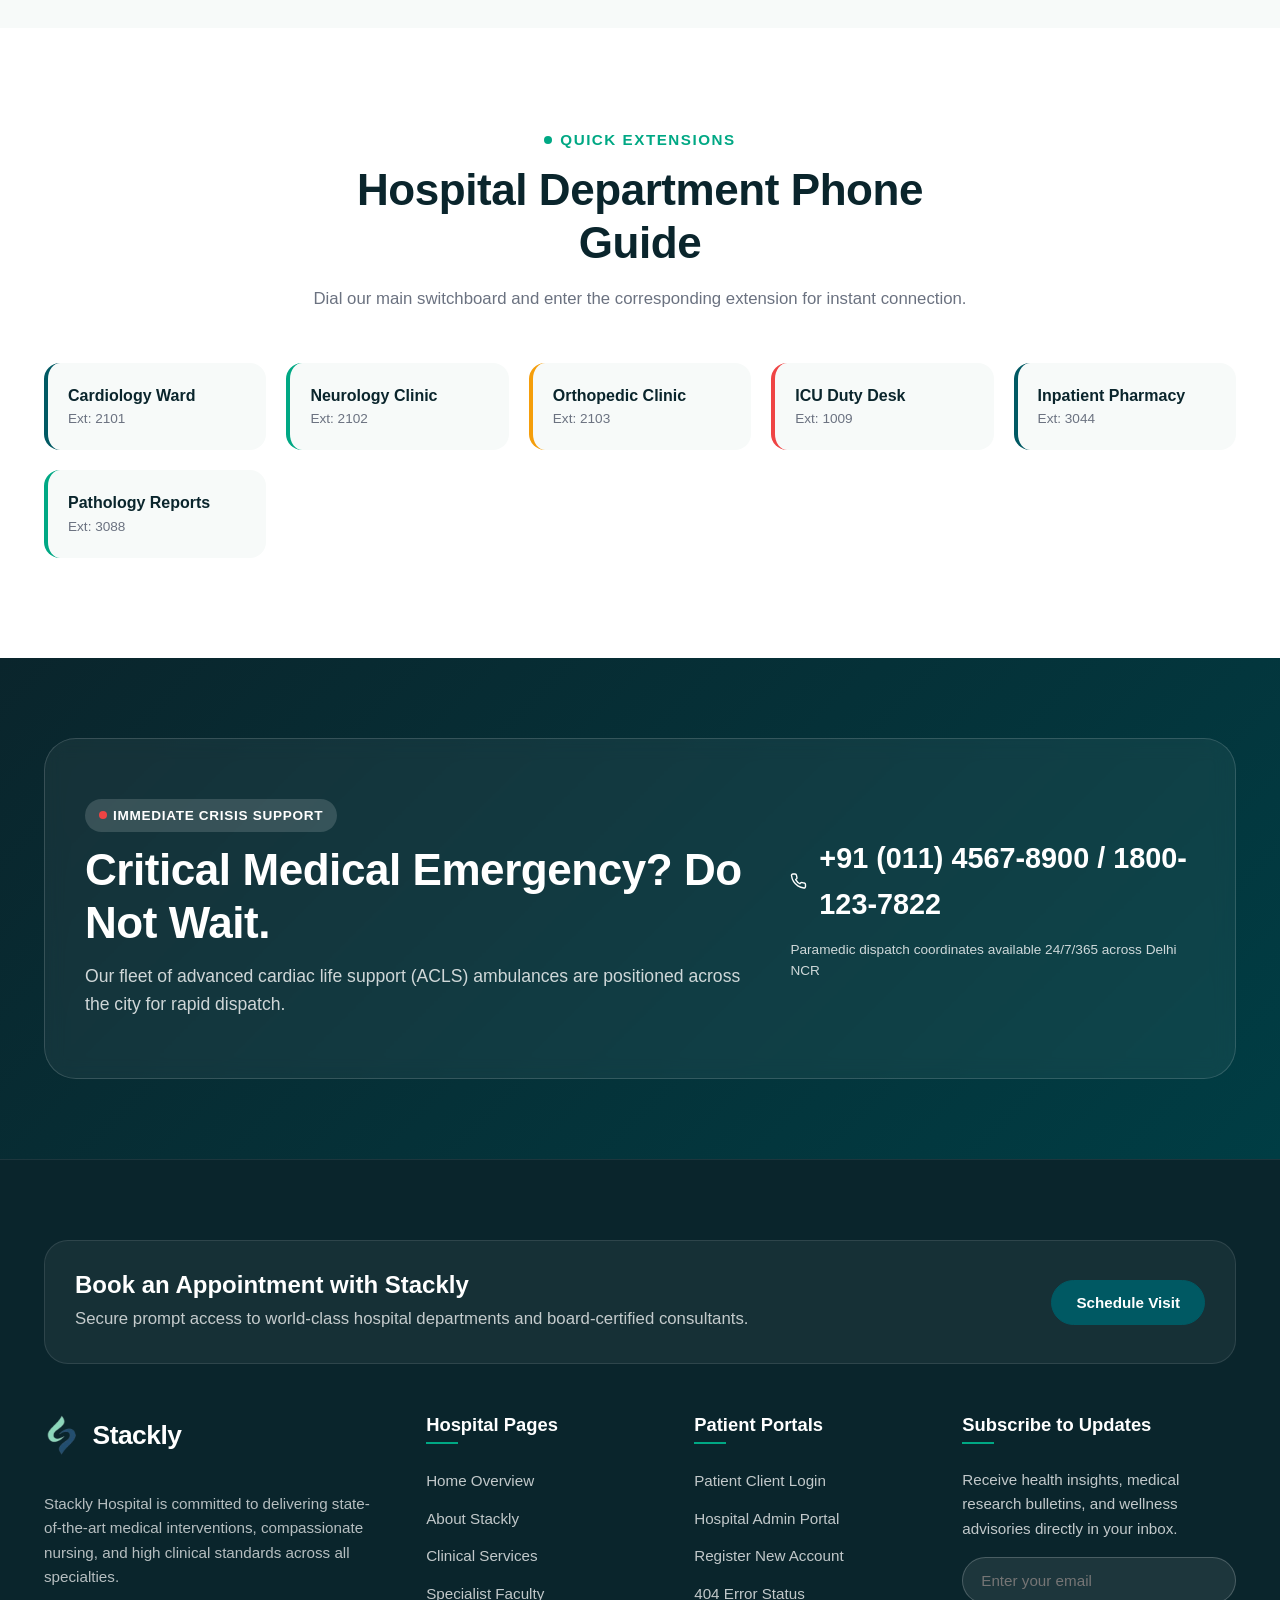
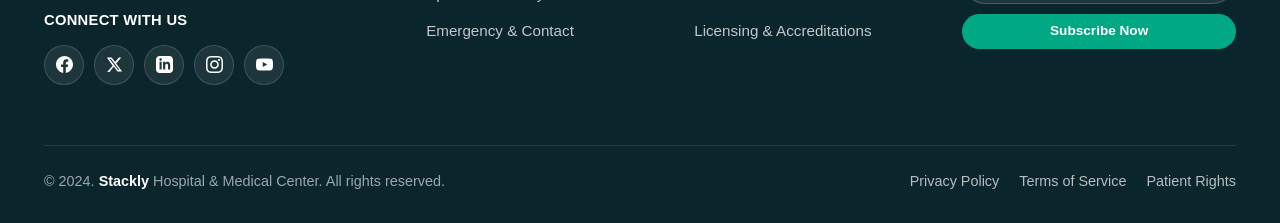
<file: contact.html>
<!DOCTYPE html>
<html lang="en">
<head>
  <meta charset="UTF-8">
  <meta name="viewport" content="width=device-width, initial-scale=1.0">
  <title>Stackly</title>
  <meta name="description" content="Get in touch with Stackly Hospital. Reach our 24/7 emergency trauma helpline, outpatient consultation desk, and clinical campus in New York.">
  <link rel="stylesheet" href="assets/css/style.css">
  <link rel="stylesheet" href="assets/css/responsive.css">
</head>
<body>

  <!-- ==================== SHARED HEADER ==================== -->
  <header class="site-header">
    <div class="container">
      <div class="header-inner">
        <a href="index.html" class="site-logo">
          <img src="assets/images/logo.webp" alt="Stackly Hospital Logo">
          <span class="logo-text">Stackly</span>
        </a>

        <!-- 5 Nav List Items -->
        <nav class="main-nav" aria-label="Main Navigation">
          <a href="index.html" class="nav-link">Home</a>
          <a href="about.html" class="nav-link">About Us</a>
          <a href="services.html" class="nav-link">Services</a>
          <a href="doctors.html" class="nav-link">Doctors</a>
          <a href="contact.html" class="nav-link active">Contact</a>
        </nav>

        <div class="header-actions">
          <a href="login.html" class="auth-nav-link">
            <span class="badge-dot"></span>
            Portal Login
          </a>
          <a href="#book-appointment" class="btn btn-primary open-appointment-modal">
            Get Appointment
          </a>
          <button class="mobile-toggle" aria-label="Toggle navigation drawer">
            <div class="hamburger-box">
              <span class="hamburger-line"></span>
              <span class="hamburger-line"></span>
              <span class="hamburger-line"></span>
            </div>
          </button>
        </div>
      </div>
    </div>

    <!-- Mobile Drawer -->
    <div class="mobile-nav-drawer">
      <a href="index.html" class="mobile-nav-link">Home</a>
      <a href="about.html" class="mobile-nav-link">About Us</a>
      <a href="services.html" class="mobile-nav-link">Services</a>
      <a href="doctors.html" class="mobile-nav-link">Doctors</a>
      <a href="contact.html" class="mobile-nav-link active">Contact</a>
      <a href="login.html" class="mobile-nav-link">Patient & Admin Login</a>
      <a href="#book-appointment" class="btn btn-primary open-appointment-modal" style="margin-top: 10px;">Get Appointment</a>
    </div>
  </header>

  <!-- ==================== SECTION 1: CONTACT HERO BANNER ==================== -->
  <section class="hero-section" style="background: linear-gradient(180deg, var(--bg-alt) 0%, #ffffff 100%);">
    <div class="container">
      <div class="hero-grid">
        <div class="hero-content">
          <div class="badge badge-accent">
            <span class="badge-dot"></span>
            24/7 Rapid Assistance
          </div>
          <h1 class="hero-headline">
            Contact <br>
            <span class="text-primary">Stackly Hospital</span>
          </h1>
          <p class="hero-desc">
            We are here for you around the clock. Whether you require immediate emergency ambulance dispatch, outpatient consultation booking, or medical records assistance, our dedicated desk is ready.
          </p>
          <div class="hero-cta-group">
            <a href="tel:+17891234567" class="btn btn-primary">
              Call Emergency Helpline
            </a>
            <a href="#inquiry-form" class="btn btn-secondary">
              Send Message
            </a>
          </div>
        </div>

        <div class="hero-image-wrapper">
          <div class="hero-image-container">
            <img src="assets/images/service-emergency.webp" alt="Stackly Emergency Triage and Contact Desk">
          </div>
          <div class="hero-float-card">
            <div class="hero-float-icon">
              <svg width="24" height="24" viewBox="0 0 24 24" fill="none" stroke="currentColor" stroke-width="2" stroke-linecap="round" stroke-linejoin="round"><rect x="1" y="3" width="15" height="13" rx="2"/><polygon points="16 8 20 8 23 11 23 16 16 16 16 8"/><circle cx="5.5" cy="18.5" r="2.5"/><circle cx="18.5" cy="18.5" r="2.5"/><path d="M8 7v4M6 9h4"/></svg>
            </div>
            <div>
              <div style="font-weight: 700; color: var(--secondary);">Rapid Response Unit</div>
              <div style="font-size: 0.8rem; color: var(--text-muted);">Avg. Dispatch: Under 8 Mins across NCR</div>
            </div>
          </div>
        </div>
      </div>
    </div>
  </section>

  <!-- ==================== SECTION 2: DIRECT CHANNELS GRID ==================== -->
  <section class="services-section" style="padding: 80px 0;">
    <div class="container">
      <div class="section-header text-center">
        <div class="section-subtitle">
          <span class="badge-dot" style="background-color: var(--accent);"></span>
          Direct Channels
        </div>
        <h2 class="section-title">Reach Our Specialized Desks</h2>
        <p>Connect immediately with the right healthcare department in Noida, Delhi NCR.</p>
      </div>

      <div class="services-grid" style="grid-template-columns: repeat(auto-fit, minmax(260px, 1fr));">
        <div class="service-card" style="padding: 30px; text-align: center;">
          <div class="svg-icon" style="color: #ef4444; margin-bottom: 12px;">
            <svg width="34" height="34" viewBox="0 0 24 24" fill="none" stroke="currentColor" stroke-width="2" stroke-linecap="round" stroke-linejoin="round"><path d="M12 2v4M4.93 4.93l2.83 2.83M2 12h4M20 12h4M19.07 4.93l-2.83 2.83M6 12a6 6 0 1 1 12 0v5H6v-5z"/><line x1="4" y1="21" x2="20" y2="21"/></svg>
          </div>
          <h3 style="font-size: 1.25rem; margin-bottom: 8px;">24/7 Emergency Trauma</h3>
          <p style="font-size: 0.95rem; margin-bottom: 16px;">Direct ambulance hotline and acute cardiac resuscitation triage.</p>
          <a href="tel:+911145678900" style="font-weight: 700; color: #ef4444; font-size: 1.1rem;">+91 (011) 4567-8900</a>
        </div>

        <div class="service-card" style="padding: 30px; text-align: center;">
          <div class="svg-icon" style="color: var(--primary); margin-bottom: 12px;">
            <svg width="34" height="34" viewBox="0 0 24 24" fill="none" stroke="currentColor" stroke-width="2" stroke-linecap="round" stroke-linejoin="round"><rect x="3" y="4" width="18" height="18" rx="2" ry="2"/><line x1="16" y1="2" x2="16" y2="6"/><line x1="8" y1="2" x2="8" y2="6"/><line x1="3" y1="10" x2="21" y2="10"/></svg>
          </div>
          <h3 style="font-size: 1.25rem; margin-bottom: 8px;">Outpatient Appointments</h3>
          <p style="font-size: 0.95rem; margin-bottom: 16px;">Schedule clinic visits, health checkups, and diagnostic screenings.</p>
          <a href="#book-appointment" class="open-appointment-modal" style="font-weight: 700; color: var(--primary); font-size: 1.1rem;">Schedule Now →</a>
        </div>

        <div class="service-card" style="padding: 30px; text-align: center;">
          <div class="svg-icon" style="color: var(--accent); margin-bottom: 12px;">
            <svg width="34" height="34" viewBox="0 0 24 24" fill="none" stroke="currentColor" stroke-width="2" stroke-linecap="round" stroke-linejoin="round"><circle cx="12" cy="12" r="10"/><line x1="2" y1="12" x2="22" y2="12"/><path d="M12 2a15.3 15.3 0 0 1 4 10 15.3 15.3 0 0 1-4 10 15.3 15.3 0 0 1-4-10 15.3 15.3 0 0 1 4-10z"/></svg>
          </div>
          <h3 style="font-size: 1.25rem; margin-bottom: 8px;">International & Corporate</h3>
          <p style="font-size: 0.95rem; margin-bottom: 16px;">Global concierge, medical visa letters, and corporate wellness.</p>
          <a href="404.html" style="font-weight: 700; color: var(--accent); font-size: 1rem;">care@stackly.in</a>
        </div>

        <div class="service-card" style="padding: 30px; text-align: center;">
          <div class="svg-icon" style="color: #f59e0b; margin-bottom: 12px;">
            <svg width="34" height="34" viewBox="0 0 24 24" fill="none" stroke="currentColor" stroke-width="2" stroke-linecap="round" stroke-linejoin="round"><rect x="1" y="4" width="22" height="16" rx="2" ry="2"/><line x1="1" y1="10" x2="23" y2="10"/></svg>
          </div>
          <h3 style="font-size: 1.25rem; margin-bottom: 8px;">Cashless TPA & Insurance Desk</h3>
          <p style="font-size: 0.95rem; margin-bottom: 16px;">Pre-authorizations, Star Health, PM-JAY, and corporate claims.</p>
          <a href="404.html" style="font-weight: 700; color: #f59e0b; font-size: 1.1rem;">Toll-Free: 1800-123-7822</a>
        </div>
      </div>
    </div>
  </section>

  <!-- ==================== SECTION 3: CAMPUS LOCATION & VISITING HOURS ==================== -->
  <section class="about-intro-section">
    <div class="container">
      <div class="about-intro-grid">
        <div class="about-intro-content">
          <div class="section-subtitle">
            <span class="badge-dot" style="background-color: var(--accent);"></span>
            Campus Directions
          </div>
          <h2 class="section-title">Stackly Hospital Main Medical Campus</h2>
          <p>
            Conveniently situated in Sector 62, Institutional Area, Noida, Delhi NCR, our campus features multi-level covered patient parking, direct Metro accessibility (Noida Electronic City Metro Station), and a dedicated 24/7 emergency trauma bay.
          </p>

          <div style="margin: 20px 0; display: flex; flex-direction: column; gap: 14px;">
            <div style="display: flex; gap: 12px; align-items: flex-start;">
              <span class="svg-icon" style="color: var(--primary); margin-top: 3px;">
                <svg width="20" height="20" viewBox="0 0 24 24" fill="none" stroke="currentColor" stroke-width="2" stroke-linecap="round" stroke-linejoin="round"><path d="M21 10c0 7-9 13-9 13s-9-6-9-13a9 9 0 0 1 18 0z"/><circle cx="12" cy="10" r="3"/></svg>
              </span>
              <div>
                <strong>Physical Address:</strong><br>
                Plot No. 12, Sector 62, Institutional Area, Noida, Delhi NCR – 201309, India
              </div>
            </div>
            <div style="display: flex; gap: 12px; align-items: flex-start;">
              <span class="svg-icon" style="color: var(--accent); margin-top: 3px;">
                <svg width="20" height="20" viewBox="0 0 24 24" fill="none" stroke="currentColor" stroke-width="2" stroke-linecap="round" stroke-linejoin="round"><circle cx="12" cy="12" r="10"/><polyline points="12 6 12 12 16 14"/></svg>
              </span>
              <div>
                <strong>Visiting Hours:</strong><br>
                General Inpatient: 10:00 AM – 8:00 PM Daily<br>
                Intensive Care Unit (ICU): 11:00 AM – 1:00 PM & 5:00 PM – 7:00 PM
              </div>
            </div>
            <div style="display: flex; gap: 12px; align-items: flex-start;">
              <span class="svg-icon" style="color: #f59e0b; margin-top: 3px;">
                <svg width="20" height="20" viewBox="0 0 24 24" fill="none" stroke="currentColor" stroke-width="2" stroke-linecap="round" stroke-linejoin="round"><path d="M14 16H9m10 0h3v-3.15a1 1 0 0 0-.84-.99L16 11l-2.7-3.6a1 1 0 0 0-.8-.4H7.5a1 1 0 0 0-.8.4L4 11l-5.16.86a1 1 0 0 0-.84.99V16h3"/><circle cx="6.5" cy="16.5" r="2.5"/><circle cx="16.5" cy="16.5" r="2.5"/></svg>
              </span>
              <div>
                <strong>Valet & Parking:</strong><br>
                Complimentary 2-hour parking for patients and families with validated OPD slip.
              </div>
            </div>
          </div>
        </div>

        <div class="about-intro-media">
          <div style="background: var(--bg-alt); border-radius: var(--radius-xl); padding: 30px; border: 1px solid var(--border-light); box-shadow: var(--shadow-md);">
            <div style="background: var(--primary); color: #ffffff; padding: 20px; border-radius: var(--radius-md); text-align: center; margin-bottom: 20px;">
              <h3 style="color: #ffffff; margin-bottom: 4px;">Main Reception & Inpatient Triage</h3>
              <p style="color: rgba(255,255,255,0.85); font-size: 0.9rem;">Building A, Level 1 (Follow Red Corridor)</p>
            </div>
            <img src="assets/images/facility-1.webp" alt="Stackly Reception Lobby" style="border-radius: var(--radius-md); height: 260px; width: 100%; object-fit: cover;">
          </div>
        </div>
      </div>
    </div>
  </section>

  <!-- ==================== SECTION 4: LOOPING CONTACT TICKER ==================== -->
  <section class="marquee-section" aria-hidden="true">
    <div class="marquee-track">
      <div class="marquee-item">Emergency Hotline: +1(789) -123-4567 <img src="assets/images/icon-asterisk.webp" alt="" class="marquee-icon"></div>
      <div class="marquee-item">752 New South Head Rd, New York <img src="assets/images/icon-asterisk.webp" alt="" class="marquee-icon"></div>
      <div class="marquee-item">Ambulance Dispatch: Dial 911 or Extension 01 <img src="assets/images/icon-asterisk.webp" alt="" class="marquee-icon"></div>
      <div class="marquee-item">Email: info@example.com <img src="assets/images/icon-asterisk.webp" alt="" class="marquee-icon"></div>
      <!-- Duplicate -->
      <div class="marquee-item">Emergency Hotline: +1(789) -123-4567 <img src="assets/images/icon-asterisk.webp" alt="" class="marquee-icon"></div>
      <div class="marquee-item">752 New South Head Rd, New York <img src="assets/images/icon-asterisk.webp" alt="" class="marquee-icon"></div>
      <div class="marquee-item">Ambulance Dispatch: Dial 911 or Extension 01 <img src="assets/images/icon-asterisk.webp" alt="" class="marquee-icon"></div>
      <div class="marquee-item">Email: info@example.com <img src="assets/images/icon-asterisk.webp" alt="" class="marquee-icon"></div>
    </div>
  </section>

  <!-- ==================== SECTION 5: INQUIRY & FEEDBACK FORM ==================== -->
  <!-- Note: All forms except login redirect to 404.html per requirement -->
  <section class="about-intro-section" id="inquiry-form" style="background: var(--bg-alt);">
    <div class="container">
      <div class="section-header text-center">
        <div class="section-subtitle">
          <span class="badge-dot" style="background-color: var(--accent);"></span>
          Send A Message
        </div>
        <h2 class="section-title">Patient Inquiry & Direct Communication</h2>
        <p>Send our clinical care navigators your questions or feedback.</p>
      </div>

      <div style="max-width: 720px; margin: 0 auto; background: #ffffff; padding: 44px; border-radius: var(--radius-xl); box-shadow: var(--shadow-md); border: 1px solid var(--border-light);">
        <form action="404.html" method="GET">
          <div class="form-row-2">
            <div class="form-group">
              <label class="form-label">Your Name <span class="required-dot">*</span></label>
              <input type="text" class="form-control" placeholder="John Doe" required>
            </div>
            <div class="form-group">
              <label class="form-label">Email Address <span class="required-dot">*</span></label>
              <input type="email" class="form-control" placeholder="john@gmail.com" required>
            </div>
          </div>

          <div class="form-row-2">
            <div class="form-group">
              <label class="form-label">Phone Number <span class="required-dot">*</span></label>
              <input type="tel" class="form-control" placeholder="+1 (789) 000-0000" required>
            </div>
            <div class="form-group">
              <label class="form-label">Clinical Department <span class="required-dot">*</span></label>
              <select class="form-control" required>
                <option value="">Choose department</option>
                <option>General Medicine</option>
                <option>Cardiology</option>
                <option>Neurology</option>
                <option>Surgery & Trauma</option>
                <option>Billing & Insurance</option>
              </select>
            </div>
          </div>

          <div class="form-group">
            <label class="form-label">Your Message / Condition Summary <span class="required-dot">*</span></label>
            <textarea class="form-control" rows="4" placeholder="How can our clinical team help you today?" required></textarea>
          </div>

          <button type="submit" class="modal-submit-btn">
            Submit Message to Care Team →
          </button>
        </form>
      </div>
    </div>
  </section>

  <!-- ==================== SECTION 6: EXTENSION DIRECTORY ==================== -->
  <section class="services-section" style="background: #ffffff;">
    <div class="container">
      <div class="section-header text-center">
        <div class="section-subtitle">
          <span class="badge-dot" style="background-color: var(--accent);"></span>
          Quick Extensions
        </div>
        <h2 class="section-title">Hospital Department Phone Guide</h2>
        <p>Dial our main switchboard and enter the corresponding extension for instant connection.</p>
      </div>

      <div style="display: grid; grid-template-columns: repeat(auto-fit, minmax(220px, 1fr)); gap: 20px;">
        <div style="background: var(--bg-alt); padding: 20px; border-radius: var(--radius-md); border-left: 4px solid var(--primary);">
          <div style="font-weight: 700; color: var(--secondary);">Cardiology Ward</div>
          <div style="font-size: 0.85rem; color: var(--text-muted);">Ext: 2101</div>
        </div>
        <div style="background: var(--bg-alt); padding: 20px; border-radius: var(--radius-md); border-left: 4px solid var(--accent);">
          <div style="font-weight: 700; color: var(--secondary);">Neurology Clinic</div>
          <div style="font-size: 0.85rem; color: var(--text-muted);">Ext: 2102</div>
        </div>
        <div style="background: var(--bg-alt); padding: 20px; border-radius: var(--radius-md); border-left: 4px solid #f59e0b;">
          <div style="font-weight: 700; color: var(--secondary);">Orthopedic Clinic</div>
          <div style="font-size: 0.85rem; color: var(--text-muted);">Ext: 2103</div>
        </div>
        <div style="background: var(--bg-alt); padding: 20px; border-radius: var(--radius-md); border-left: 4px solid #ef4444;">
          <div style="font-weight: 700; color: var(--secondary);">ICU Duty Desk</div>
          <div style="font-size: 0.85rem; color: var(--text-muted);">Ext: 1009</div>
        </div>
        <div style="background: var(--bg-alt); padding: 20px; border-radius: var(--radius-md); border-left: 4px solid var(--primary);">
          <div style="font-weight: 700; color: var(--secondary);">Inpatient Pharmacy</div>
          <div style="font-size: 0.85rem; color: var(--text-muted);">Ext: 3044</div>
        </div>
        <div style="background: var(--bg-alt); padding: 20px; border-radius: var(--radius-md); border-left: 4px solid var(--accent);">
          <div style="font-weight: 700; color: var(--secondary);">Pathology Reports</div>
          <div style="font-size: 0.85rem; color: var(--text-muted);">Ext: 3088</div>
        </div>
      </div>
    </div>
  </section>

  <!-- ==================== SECTION 7: EMERGENCY RESPONSE & AMBULANCE CTA ==================== -->
  <section class="cta-helpline-section">
    <div class="container">
      <div class="cta-helpline-box">
        <div>
          <div class="badge" style="background: rgba(255,255,255,0.15); color: #ffffff; margin-bottom: 12px;">
            <span class="badge-dot" style="background: #ef4444;"></span>
            Immediate Crisis Support
          </div>
          <h2>Critical Medical Emergency? Do Not Wait.</h2>
          <p>Our fleet of advanced cardiac life support (ACLS) ambulances are positioned across the city for rapid dispatch.</p>
        </div>

        <div class="cta-contact-numbers">
          <a href="tel:+911145678900" class="phone-link">
            <svg width="22" height="22" viewBox="0 0 24 24" fill="none" stroke="currentColor" stroke-width="2" stroke-linecap="round" stroke-linejoin="round" style="display:inline-block; vertical-align:-3px;"><path d="M22 16.92v3a2 2 0 0 1-2.18 2 19.79 19.79 0 0 1-8.63-3.07 19.5 19.5 0 0 1-6-6 19.79 19.79 0 0 1-3.07-8.67A2 2 0 0 1 4.11 2h3a2 2 0 0 1 2 1.72 12.84 12.84 0 0 0 .7 2.81 2 2 0 0 1-.45 2.11L8.09 9.91a16 16 0 0 0 6 6l1.27-1.27a2 2 0 0 1 2.11-.45 12.84 12.84 0 0 0 2.81.7A2 2 0 0 1 22 16.92z"/></svg>
            +91 (011) 4567-8900 / 1800-123-7822
          </a>
          <div style="font-size: 0.85rem; color: rgba(255,255,255,0.8);">
            Paramedic dispatch coordinates available 24/7/365 across Delhi NCR
          </div>
        </div>
      </div>
    </div>
  </section>

  <!-- ==================== SHARED FOOTER ==================== -->
  <footer class="site-footer">
    <div class="container">
      <!-- Appointment Card Banner in Footer -->
      <div class="footer-appointment-banner">
        <div class="footer-appointment-text">
          <h3>Book an Appointment with Stackly</h3>
          <p>Secure prompt access to world-class hospital departments and board-certified consultants.</p>
        </div>
        <a href="#book-appointment" class="btn btn-primary open-appointment-modal">
          Schedule Visit
        </a>
      </div>

      <div class="footer-top-grid">
        <!-- Col 1: Brand & Social Media -->
        <div class="footer-col footer-brand">
          <a href="index.html" class="footer-logo">
            <img src="assets/images/logo.webp" alt="Stackly Hospital Logo">
            <span class="logo-text">Stackly</span>
          </a>
          <p>
            Stackly Hospital is committed to delivering state-of-the-art medical interventions, compassionate nursing, and high clinical standards across all specialties.
          </p>
          <div class="footer-social-box">
            <div class="footer-social-title">Connect With Us</div>
            <div class="footer-social-links">
              <a href="404.html" class="social-link-btn" aria-label="Facebook">
                <svg viewBox="0 0 24 24"><path d="M24 12.073c0-6.627-5.373-12-12-12s-12 5.373-12 12c0 5.99 4.388 10.954 10.125 11.854v-8.385H7.078v-3.47h3.047V9.43c0-3.007 1.792-4.669 4.533-4.669 1.312 0 2.686.235 2.686.235v2.953H15.83c-1.491 0-1.956.925-1.956 1.874v2.25h3.328l-.532 3.47h-2.796v8.385C19.612 23.027 24 18.062 24 12.073z"/></svg>
              </a>
              <a href="404.html" class="social-link-btn" aria-label="X (Twitter)">
                <svg viewBox="0 0 24 24"><path d="M18.244 2.25h3.308l-7.227 8.26 8.502 11.24H16.17l-5.214-6.817L4.99 22.75H1.68l7.73-8.835L1.254 2.25H8.08l4.713 6.231zm-1.161 17.52h1.833L7.084 4.126H5.117z"/></svg>
              </a>
              <a href="404.html" class="social-link-btn" aria-label="LinkedIn">
                <svg viewBox="0 0 24 24"><path d="M19 0h-14c-2.761 0-5 2.239-5 5v14c0 2.761 2.239 5 5 5h14c2.762 0 5-2.239 5-5v-14c0-2.761-2.238-5-5-5zm-11 19h-3v-11h3v11zm-1.5-12.268c-.966 0-1.75-.79-1.75-1.764s.784-1.764 1.75-1.764 1.75.79 1.75 1.764-.783 1.764-1.75 1.764zm13.5 12.268h-3v-5.604c0-3.368-4-3.113-4 0v5.604h-3v-11h3v1.765c1.396-2.586 7-2.777 7 2.476v6.759z"/></svg>
              </a>
              <a href="404.html" class="social-link-btn" aria-label="Instagram">
                <svg viewBox="0 0 24 24"><path d="M12 2.163c3.204 0 3.584.012 4.85.07 3.252.148 4.771 1.691 4.919 4.919.058 1.265.069 1.645.069 4.849 0 3.205-.012 3.584-.069 4.849-.149 3.225-1.664 4.771-4.919 4.919-1.266.058-1.644.07-4.85.07-3.204 0-3.584-.012-4.849-.07-3.26-.149-4.771-1.699-4.919-4.92-.058-1.265-.07-1.644-.07-4.849 0-3.204.013-3.583.07-4.849.149-3.227 1.664-4.771 4.919-4.919 1.266-.057 1.645-.069 4.849-.069zm0-2.163c-3.259 0-3.667.014-4.947.072-4.358.2-6.78 2.618-6.98 6.98-.059 1.281-.073 1.689-.073 4.948 0 3.259.014 3.668.072 4.948.2 4.358 2.618 6.78 6.98 6.98 1.281.058 1.689.072 4.948.072 3.259 0 3.668-.014 4.948-.072 4.354-.2 6.782-2.618 6.979-6.98.059-1.28.073-1.689.073-4.948 0-3.259-.014-3.667-.072-4.947-.196-4.354-2.617-6.78-6.979-6.98-1.281-.059-1.69-.073-4.949-.073zm0 5.838c-3.403 0-6.162 2.759-6.162 6.162s2.759 6.163 6.162 6.163 6.162-2.759 6.162-6.163c0-3.403-2.759-6.162-6.162-6.162zm0 10.162c-2.209 0-4-1.79-4-4 0-2.209 1.791-4 4-4s4 1.791 4 4c0 2.21-1.791 4-4 4zm6.406-11.845c-.796 0-1.441.645-1.441 1.44s.645 1.44 1.441 1.44c.795 0 1.439-.645 1.439-1.44s-.644-1.44-1.439-1.44z"/></svg>
              </a>
              <a href="404.html" class="social-link-btn" aria-label="YouTube">
                <svg viewBox="0 0 24 24"><path d="M23.498 6.186a3.016 3.016 0 0 0-2.122-2.136C19.505 3.545 12 3.545 12 3.545s-7.505 0-9.377.505A3.017 3.017 0 0 0 .502 6.186C0 8.07 0 12 0 12s0 3.93.502 5.814a3.016 3.016 0 0 0 2.122 2.136c1.871.505 9.376.505 9.376.505s7.505 0 9.377-.505a3.015 3.015 0 0 0 2.122-2.136C24 15.93 24 12 24 12s0-3.93-.502-5.814zM9.545 15.568V8.432L15.818 12l-6.273 3.568z"/></svg>
              </a>
            </div>
          </div>
        </div>

        <!-- Col 2: Navigation -->
        <div class="footer-col">
          <h4>Hospital Pages</h4>
          <ul class="footer-links">
            <li><a href="index.html">Home Overview</a></li>
            <li><a href="about.html">About Stackly</a></li>
            <li><a href="services.html">Clinical Services</a></li>
            <li><a href="doctors.html">Specialist Faculty</a></li>
            <li><a href="contact.html">Emergency & Contact</a></li>
          </ul>
        </div>

        <!-- Col 3: Portals & Utilities -->
        <div class="footer-col">
          <h4>Patient Portals</h4>
          <ul class="footer-links">
            <li><a href="login.html">Patient Client Login</a></li>
            <li><a href="login.html">Hospital Admin Portal</a></li>
            <li><a href="signup.html">Register New Account</a></li>
            <li><a href="404.html">404 Error Status</a></li>
            <li><a href="404.html">Licensing & Accreditations</a></li>
          </ul>
        </div>

        <!-- Col 4: Newsletter Form (Redirects to 404 per requirement) -->
        <div class="footer-col footer-newsletter">
          <h4>Subscribe to Updates</h4>
          <p>Receive health insights, medical research bulletins, and wellness advisories directly in your inbox.</p>
          <form class="footer-form" action="404.html" method="GET">
            <input type="email" class="footer-input" placeholder="Enter your email" required>
            <button type="submit" class="btn btn-accent btn-sm">Subscribe Now</button>
          </form>
        </div>
      </div>

      <div class="footer-bottom">
        <div>
          © 2024. <a href="index.html" style="color: #ffffff; font-weight: 600;">Stackly</a> Hospital & Medical Center. All rights reserved.
        </div>
        <div style="display: flex; gap: 20px;">
          <a href="404.html">Privacy Policy</a>
          <a href="404.html">Terms of Service</a>
          <a href="404.html">Patient Rights</a>
        </div>
      </div>
    </div>
  </footer>

  <!-- Appointment Modal -->
  <div class="modal-overlay" id="appointment-modal">
    <div class="modal-card">
      <button class="modal-close" aria-label="Close appointment modal">&times;</button>
      <div class="modal-header">
        <span class="badge badge-accent">Priority Booking</span>
        <h3 class="modal-title">Book a Clinical Appointment</h3>
        <p class="modal-subtitle">Choose your department and doctor for immediate confirmation.</p>
      </div>

      <form action="404.html" method="GET">
        <div class="form-group">
          <label class="form-label">Full Name <span class="required-dot">*</span></label>
          <input type="text" class="form-control" placeholder="e.g. John Doe" required>
        </div>
        <div class="form-group">
          <label class="form-label">Email Address <span class="required-dot">*</span></label>
          <input type="email" class="form-control" placeholder="e.g. john@gmail.com" required>
        </div>
        <div class="form-group">
          <label class="form-label">Department / Specialty <span class="required-dot">*</span></label>
          <select class="form-control" required>
            <option value="">Select Specialty</option>
            <option>Cardiology</option>
            <option>Neurology</option>
            <option>Ophthalmology</option>
            <option>Dental Surgery</option>
            <option>Orthopedics</option>
            <option>General Medicine</option>
          </select>
        </div>
        <div class="form-group">
          <label class="form-label">Preferred Date <span class="required-dot">*</span></label>
          <input type="date" class="form-control" required>
        </div>
        <button type="submit" class="modal-submit-btn">
          Confirm Appointment Request →
        </button>
      </form>
    </div>
  </div>

  <script src="assets/js/main.js"></script>
</body>
</html>
</file>
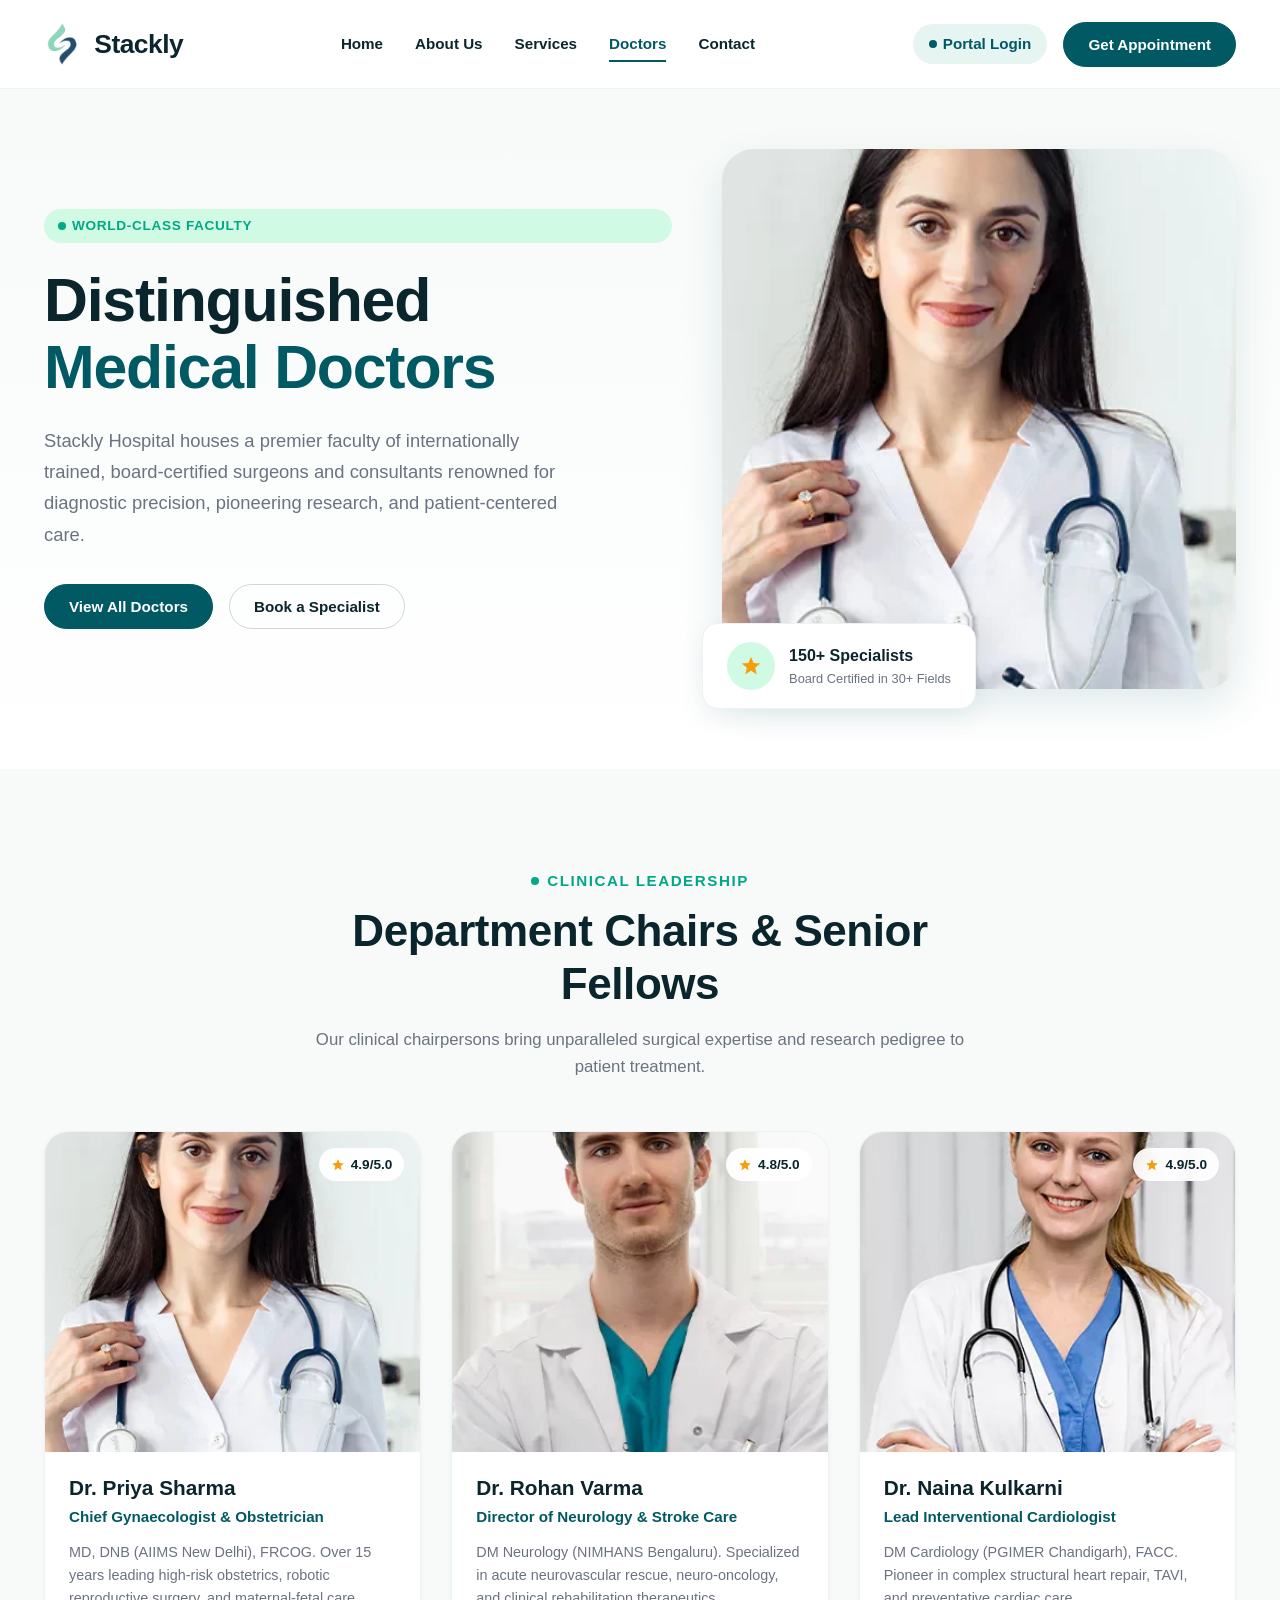
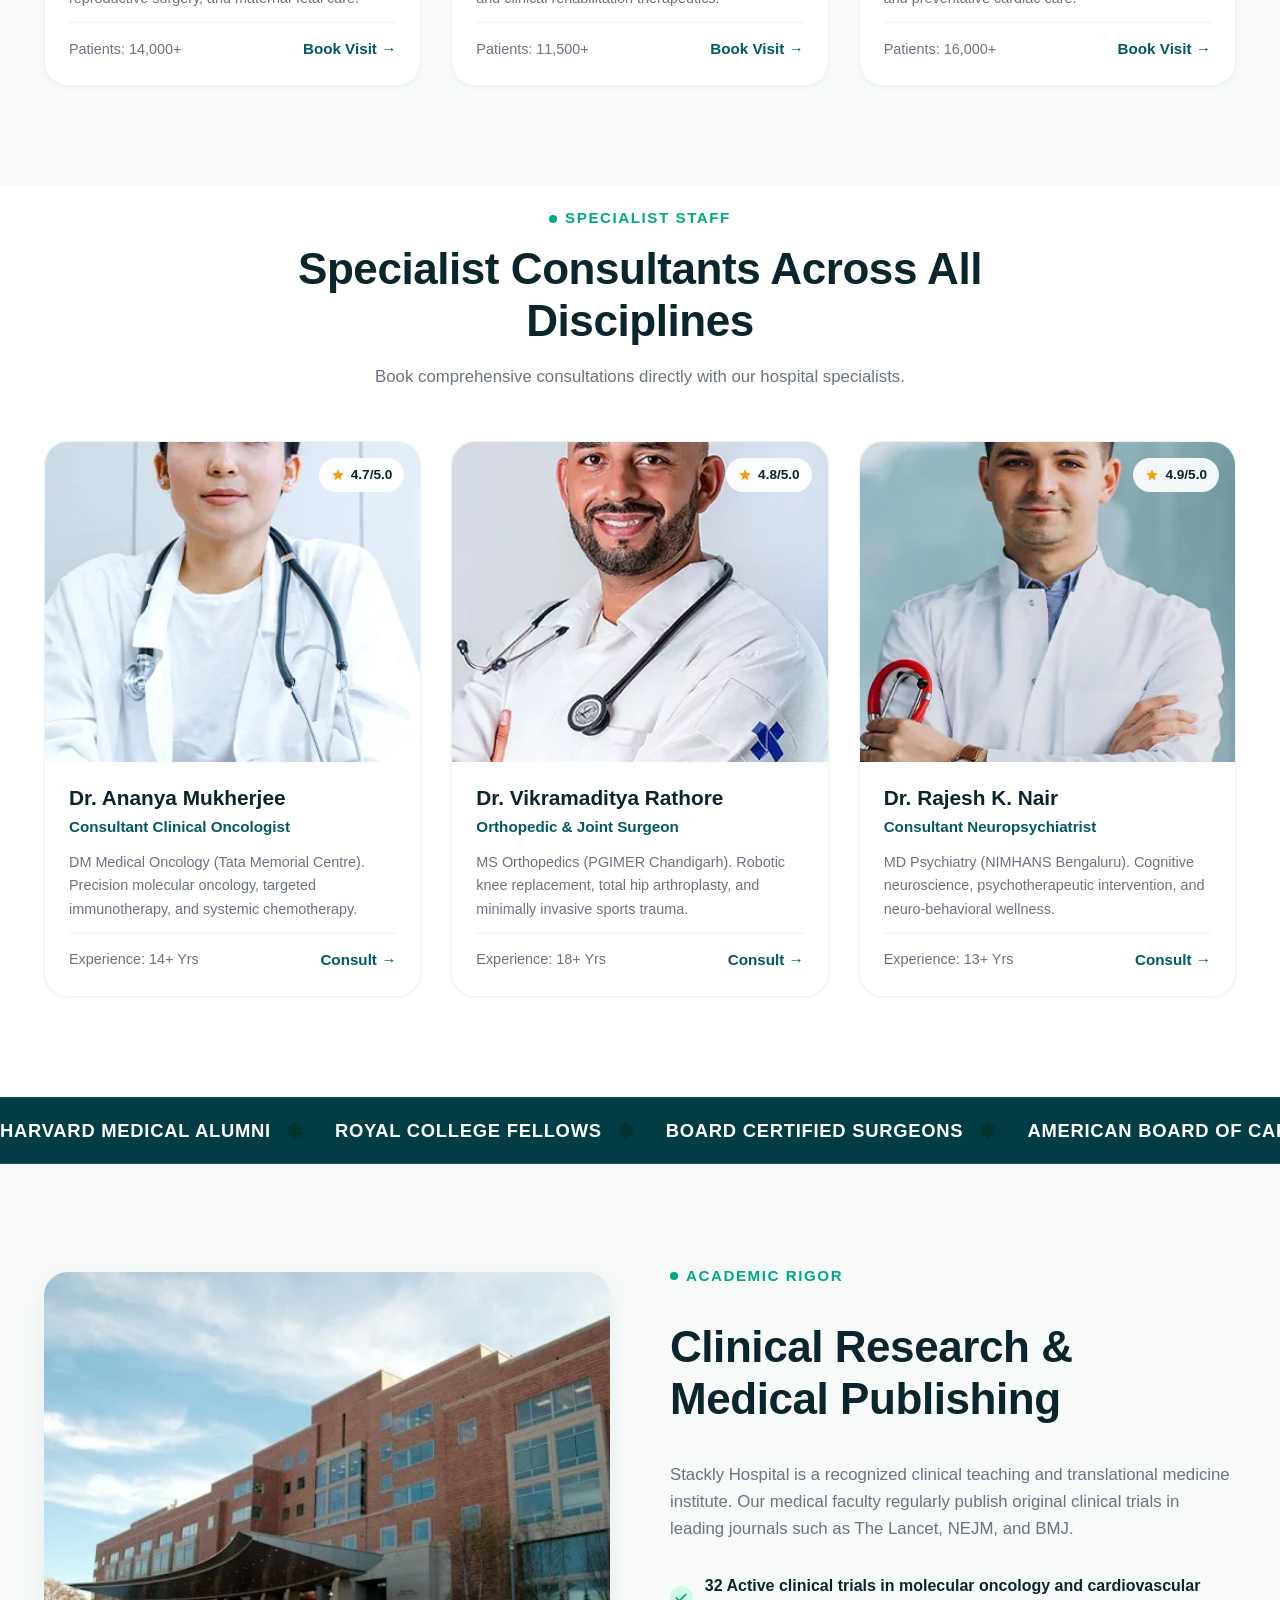
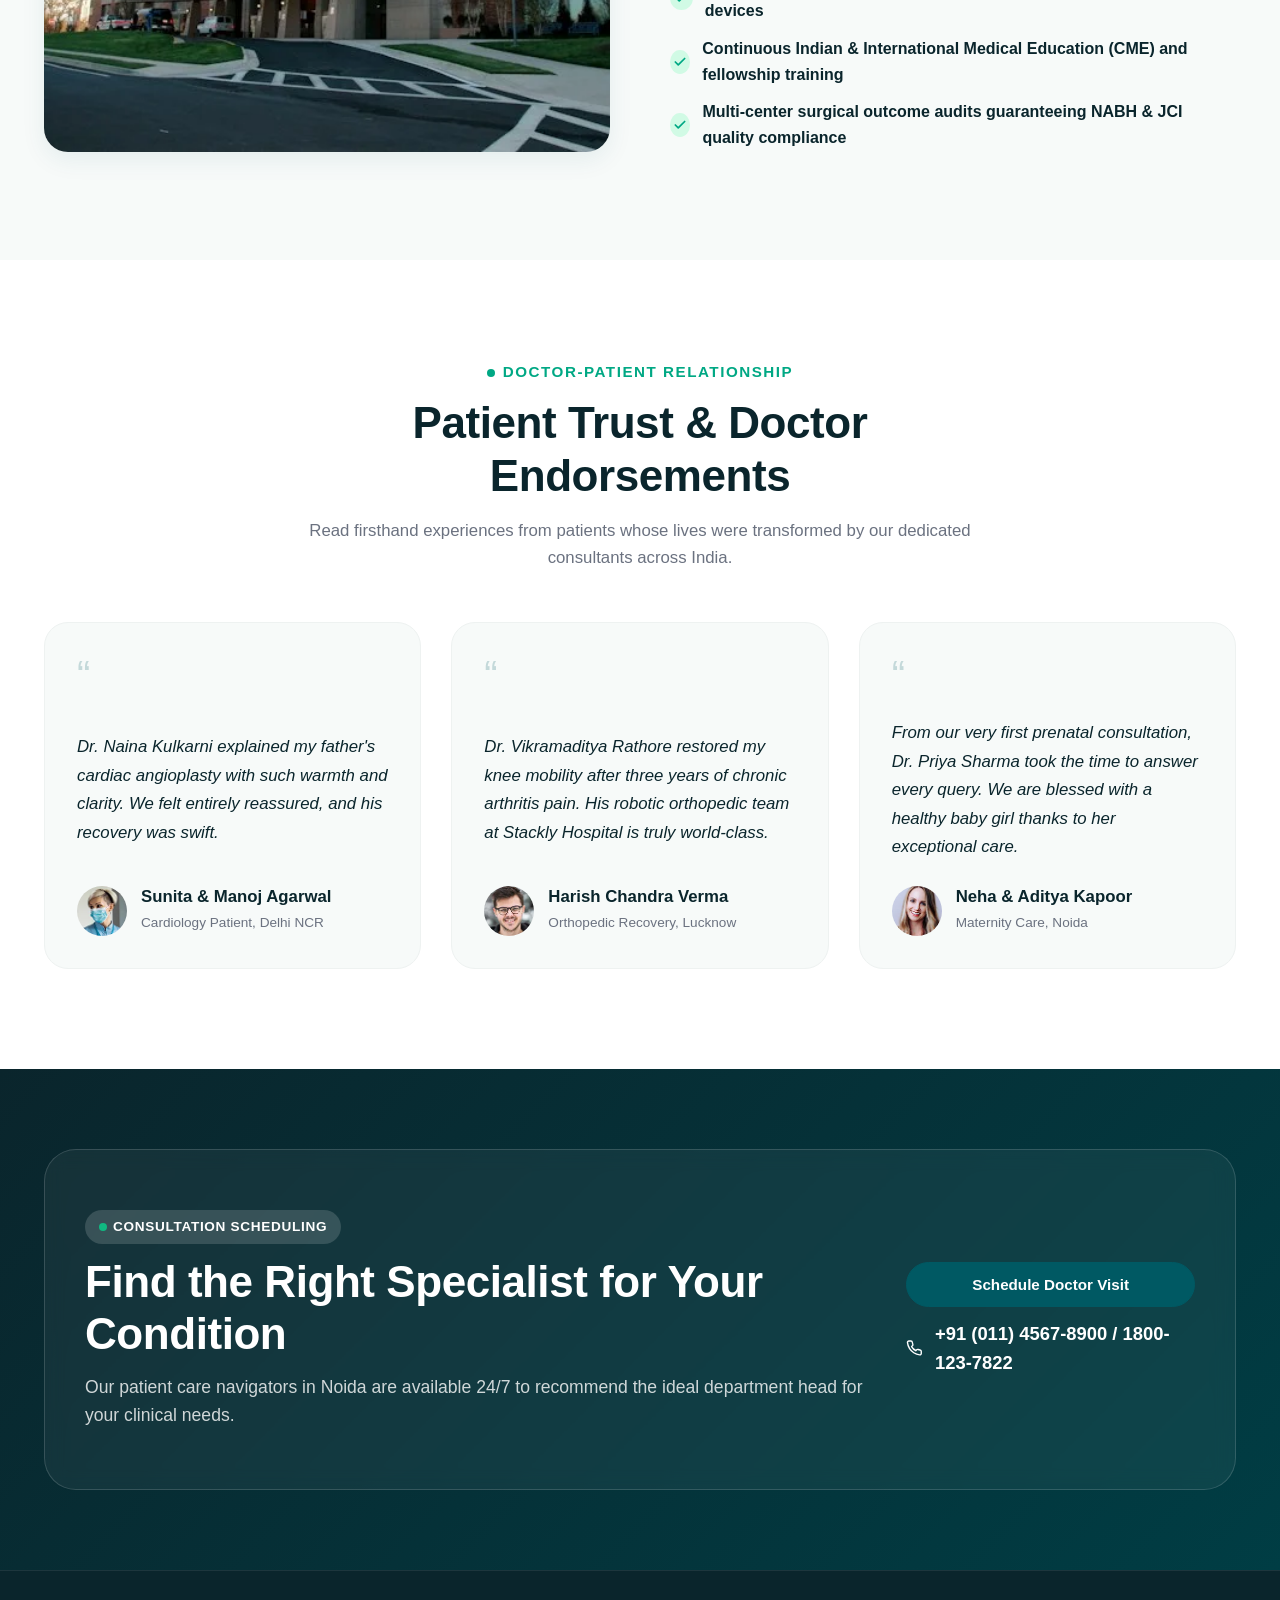
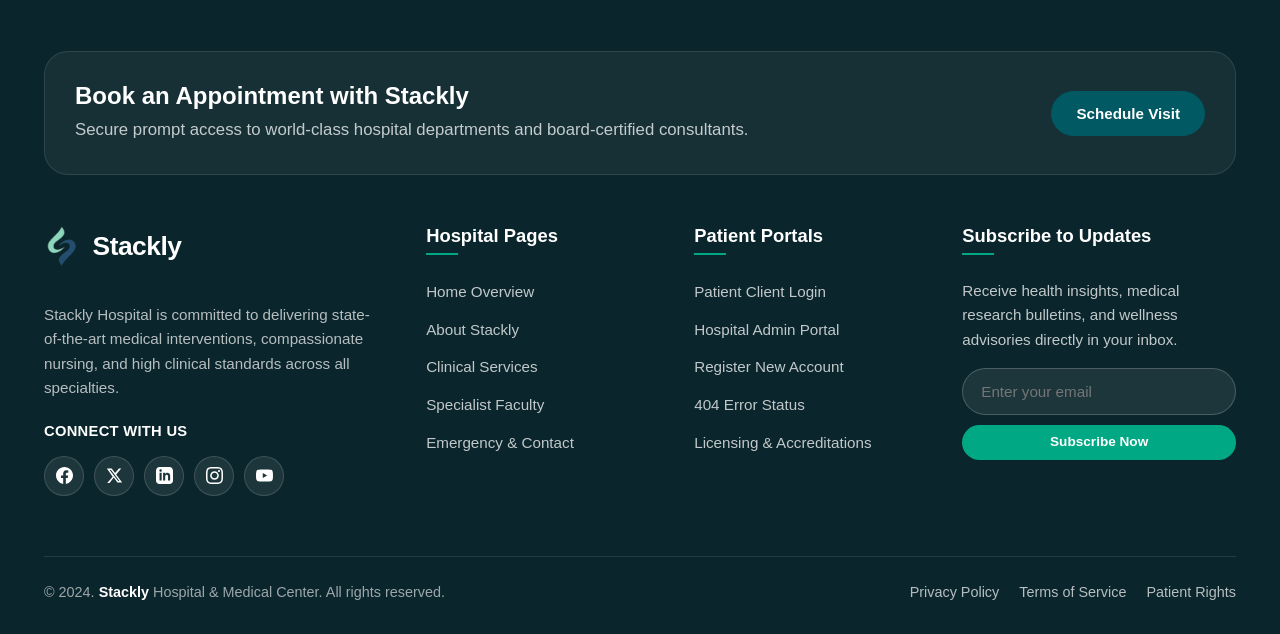
<file: doctors.html>
<!DOCTYPE html>
<html lang="en">
<head>
  <meta charset="UTF-8">
  <meta name="viewport" content="width=device-width, initial-scale=1.0">
  <title>Stackly</title>
  <meta name="description" content="Meet Stackly Hospital's world-class medical specialists, surgeons, and physicians dedicated to excellence in patient treatment and care.">
  <link rel="stylesheet" href="assets/css/style.css">
  <link rel="stylesheet" href="assets/css/responsive.css">
</head>
<body>

  <!-- ==================== SHARED HEADER ==================== -->
  <header class="site-header">
    <div class="container">
      <div class="header-inner">
        <a href="index.html" class="site-logo">
          <img src="assets/images/logo.webp" alt="Stackly Hospital Logo">
          <span class="logo-text">Stackly</span>
        </a>

        <!-- 5 Nav List Items -->
        <nav class="main-nav" aria-label="Main Navigation">
          <a href="index.html" class="nav-link">Home</a>
          <a href="about.html" class="nav-link">About Us</a>
          <a href="services.html" class="nav-link">Services</a>
          <a href="doctors.html" class="nav-link active">Doctors</a>
          <a href="contact.html" class="nav-link">Contact</a>
        </nav>

        <div class="header-actions">
          <a href="login.html" class="auth-nav-link">
            <span class="badge-dot"></span>
            Portal Login
          </a>
          <a href="#book-appointment" class="btn btn-primary open-appointment-modal">
            Get Appointment
          </a>
          <button class="mobile-toggle" aria-label="Toggle navigation drawer">
            <div class="hamburger-box">
              <span class="hamburger-line"></span>
              <span class="hamburger-line"></span>
              <span class="hamburger-line"></span>
            </div>
          </button>
        </div>
      </div>
    </div>

    <!-- Mobile Drawer -->
    <div class="mobile-nav-drawer">
      <a href="index.html" class="mobile-nav-link">Home</a>
      <a href="about.html" class="mobile-nav-link">About Us</a>
      <a href="services.html" class="mobile-nav-link">Services</a>
      <a href="doctors.html" class="mobile-nav-link active">Doctors</a>
      <a href="contact.html" class="mobile-nav-link">Contact</a>
      <a href="login.html" class="mobile-nav-link">Patient & Admin Login</a>
      <a href="#book-appointment" class="btn btn-primary open-appointment-modal" style="margin-top: 10px;">Get Appointment</a>
    </div>
  </header>

  <!-- ==================== SECTION 1: DOCTORS HERO BANNER ==================== -->
  <section class="hero-section" style="background: linear-gradient(180deg, var(--bg-alt) 0%, #ffffff 100%);">
    <div class="container">
      <div class="hero-grid">
        <div class="hero-content">
          <div class="badge badge-accent">
            <span class="badge-dot"></span>
            World-Class Faculty
          </div>
          <h1 class="hero-headline">
            Distinguished <br>
            <span class="text-primary">Medical Doctors</span>
          </h1>
          <p class="hero-desc">
            Stackly Hospital houses a premier faculty of internationally trained, board-certified surgeons and consultants renowned for diagnostic precision, pioneering research, and patient-centered care.
          </p>
          <div class="hero-cta-group">
            <a href="#faculty" class="btn btn-primary">
              View All Doctors
            </a>
            <a href="#book-appointment" class="btn btn-secondary open-appointment-modal">
              Book a Specialist
            </a>
          </div>
        </div>

        <div class="hero-image-wrapper">
          <div class="hero-image-container">
            <img src="assets/images/doctor-1.webp" alt="Stackly Senior Medical Consultants">
          </div>
          <div class="hero-float-card">
            <div class="hero-float-icon">
              <svg width="22" height="22" viewBox="0 0 24 24" fill="#f59e0b"><path d="M12 17.27L18.18 21l-1.64-7.03L22 9.24l-7.19-.61L12 2 9.19 8.63 2 9.24l5.46 4.73L5.82 21z"/></svg>
            </div>
            <div>
              <div style="font-weight: 700; color: var(--secondary);">150+ Specialists</div>
              <div style="font-size: 0.8rem; color: var(--text-muted);">Board Certified in 30+ Fields</div>
            </div>
          </div>
        </div>
      </div>
    </div>
  </section>

  <!-- ==================== SECTION 2: SENIOR CONSULTANT CHIEFS ==================== -->
  <section class="doctors-section" id="faculty">
    <div class="container">
      <div class="section-header text-center">
        <div class="section-subtitle">
          <span class="badge-dot" style="background-color: var(--accent);"></span>
          Clinical Leadership
        </div>
        <h2 class="section-title">Department Chairs & Senior Fellows</h2>
        <p>Our clinical chairpersons bring unparalleled surgical expertise and research pedigree to patient treatment.</p>
      </div>

      <div class="doctors-grid">
        <!-- Doctor 1 -->
        <div class="doctor-card">
          <div class="doctor-thumb">
            <img src="assets/images/doctor-1.webp" alt="Dr. Priya Sharma">
            <div class="doctor-badge-rating">
              <svg width="14" height="14" viewBox="0 0 24 24" fill="#f59e0b" style="display:inline-block; vertical-align:-1px;"><path d="M12 17.27L18.18 21l-1.64-7.03L22 9.24l-7.19-.61L12 2 9.19 8.63 2 9.24l5.46 4.73L5.82 21z"/></svg> 4.9/5.0
            </div>
          </div>
          <div class="doctor-info">
            <h3 class="doctor-name">Dr. Priya Sharma</h3>
            <div class="doctor-specialty">Chief Gynaecologist & Obstetrician</div>
            <p style="font-size: 0.9rem; margin-bottom: 12px; color: var(--text-muted);">
              MD, DNB (AIIMS New Delhi), FRCOG. Over 15 years leading high-risk obstetrics, robotic reproductive surgery, and maternal-fetal care.
            </p>
            <div class="doctor-meta">
              <span>Patients: 14,000+</span>
              <a href="#book-appointment" class="service-link open-appointment-modal">Book Visit →</a>
            </div>
          </div>
        </div>

        <!-- Doctor 2 -->
        <div class="doctor-card">
          <div class="doctor-thumb">
            <img src="assets/images/doctor-2.webp" alt="Dr. Rohan Varma">
            <div class="doctor-badge-rating">
              <svg width="14" height="14" viewBox="0 0 24 24" fill="#f59e0b" style="display:inline-block; vertical-align:-1px;"><path d="M12 17.27L18.18 21l-1.64-7.03L22 9.24l-7.19-.61L12 2 9.19 8.63 2 9.24l5.46 4.73L5.82 21z"/></svg> 4.8/5.0
            </div>
          </div>
          <div class="doctor-info">
            <h3 class="doctor-name">Dr. Rohan Varma</h3>
            <div class="doctor-specialty">Director of Neurology & Stroke Care</div>
            <p style="font-size: 0.9rem; margin-bottom: 12px; color: var(--text-muted);">
              DM Neurology (NIMHANS Bengaluru). Specialized in acute neurovascular rescue, neuro-oncology, and clinical rehabilitation therapeutics.
            </p>
            <div class="doctor-meta">
              <span>Patients: 11,500+</span>
              <a href="#book-appointment" class="service-link open-appointment-modal">Book Visit →</a>
            </div>
          </div>
        </div>

        <!-- Doctor 3 -->
        <div class="doctor-card">
          <div class="doctor-thumb">
            <img src="assets/images/doctor-3.webp" alt="Dr. Naina Kulkarni">
            <div class="doctor-badge-rating">
              <svg width="14" height="14" viewBox="0 0 24 24" fill="#f59e0b" style="display:inline-block; vertical-align:-1px;"><path d="M12 17.27L18.18 21l-1.64-7.03L22 9.24l-7.19-.61L12 2 9.19 8.63 2 9.24l5.46 4.73L5.82 21z"/></svg> 4.9/5.0
            </div>
          </div>
          <div class="doctor-info">
            <h3 class="doctor-name">Dr. Naina Kulkarni</h3>
            <div class="doctor-specialty">Lead Interventional Cardiologist</div>
            <p style="font-size: 0.9rem; margin-bottom: 12px; color: var(--text-muted);">
              DM Cardiology (PGIMER Chandigarh), FACC. Pioneer in complex structural heart repair, TAVI, and preventative cardiac care.
            </p>
            <div class="doctor-meta">
              <span>Patients: 16,000+</span>
              <a href="#book-appointment" class="service-link open-appointment-modal">Book Visit →</a>
            </div>
          </div>
        </div>
      </div>
    </div>
  </section>

  <!-- ==================== SECTION 3: FULL SPECIALIST DIRECTORY ==================== -->
  <section class="doctors-section" style="background: #ffffff; padding-top: 20px;">
    <div class="container">
      <div class="section-header text-center">
        <div class="section-subtitle">
          <span class="badge-dot" style="background-color: var(--accent);"></span>
          Specialist Staff
        </div>
        <h2 class="section-title">Specialist Consultants Across All Disciplines</h2>
        <p>Book comprehensive consultations directly with our hospital specialists.</p>
      </div>

      <div class="doctors-grid">
        <!-- Doctor 4 -->
        <div class="doctor-card">
          <div class="doctor-thumb">
            <img src="assets/images/doctor-4.webp" alt="Dr. Ananya Mukherjee">
            <div class="doctor-badge-rating">
              <svg width="14" height="14" viewBox="0 0 24 24" fill="#f59e0b" style="display:inline-block; vertical-align:-1px;"><path d="M12 17.27L18.18 21l-1.64-7.03L22 9.24l-7.19-.61L12 2 9.19 8.63 2 9.24l5.46 4.73L5.82 21z"/></svg> 4.7/5.0
            </div>
          </div>
          <div class="doctor-info">
            <h3 class="doctor-name">Dr. Ananya Mukherjee</h3>
            <div class="doctor-specialty">Consultant Clinical Oncologist</div>
            <p style="font-size: 0.9rem; margin-bottom: 12px; color: var(--text-muted);">
              DM Medical Oncology (Tata Memorial Centre). Precision molecular oncology, targeted immunotherapy, and systemic chemotherapy.
            </p>
            <div class="doctor-meta">
              <span>Experience: 14+ Yrs</span>
              <a href="#book-appointment" class="service-link open-appointment-modal">Consult →</a>
            </div>
          </div>
        </div>

        <!-- Doctor 5 -->
        <div class="doctor-card">
          <div class="doctor-thumb">
            <img src="assets/images/doctor-5.webp" alt="Dr. Vikramaditya Rathore">
            <div class="doctor-badge-rating">
              <svg width="14" height="14" viewBox="0 0 24 24" fill="#f59e0b" style="display:inline-block; vertical-align:-1px;"><path d="M12 17.27L18.18 21l-1.64-7.03L22 9.24l-7.19-.61L12 2 9.19 8.63 2 9.24l5.46 4.73L5.82 21z"/></svg> 4.8/5.0
            </div>
          </div>
          <div class="doctor-info">
            <h3 class="doctor-name">Dr. Vikramaditya Rathore</h3>
            <div class="doctor-specialty">Orthopedic & Joint Surgeon</div>
            <p style="font-size: 0.9rem; margin-bottom: 12px; color: var(--text-muted);">
              MS Orthopedics (PGIMER Chandigarh). Robotic knee replacement, total hip arthroplasty, and minimally invasive sports trauma.
            </p>
            <div class="doctor-meta">
              <span>Experience: 18+ Yrs</span>
              <a href="#book-appointment" class="service-link open-appointment-modal">Consult →</a>
            </div>
          </div>
        </div>

        <!-- Doctor 6 -->
        <div class="doctor-card">
          <div class="doctor-thumb">
            <img src="assets/images/doctor-6.webp" alt="Dr. Rajesh K. Nair">
            <div class="doctor-badge-rating">
              <svg width="14" height="14" viewBox="0 0 24 24" fill="#f59e0b" style="display:inline-block; vertical-align:-1px;"><path d="M12 17.27L18.18 21l-1.64-7.03L22 9.24l-7.19-.61L12 2 9.19 8.63 2 9.24l5.46 4.73L5.82 21z"/></svg> 4.9/5.0
            </div>
          </div>
          <div class="doctor-info">
            <h3 class="doctor-name">Dr. Rajesh K. Nair</h3>
            <div class="doctor-specialty">Consultant Neuropsychiatrist</div>
            <p style="font-size: 0.9rem; margin-bottom: 12px; color: var(--text-muted);">
              MD Psychiatry (NIMHANS Bengaluru). Cognitive neuroscience, psychotherapeutic intervention, and neuro-behavioral wellness.
            </p>
            <div class="doctor-meta">
              <span>Experience: 13+ Yrs</span>
              <a href="#book-appointment" class="service-link open-appointment-modal">Consult →</a>
            </div>
          </div>
        </div>
      </div>
    </div>
  </section>

  <!-- ==================== SECTION 4: DOCTOR SPECIALTIES TICKER ==================== -->
  <section class="marquee-section" aria-hidden="true">
    <div class="marquee-track">
      <div class="marquee-item">Harvard Medical Alumni <img src="assets/images/icon-asterisk.webp" alt="" class="marquee-icon"></div>
      <div class="marquee-item">Royal College Fellows <img src="assets/images/icon-asterisk.webp" alt="" class="marquee-icon"></div>
      <div class="marquee-item">Board Certified Surgeons <img src="assets/images/icon-asterisk.webp" alt="" class="marquee-icon"></div>
      <div class="marquee-item">American Board of Cardiology <img src="assets/images/icon-asterisk.webp" alt="" class="marquee-icon"></div>
      <div class="marquee-item">European Neuro Society <img src="assets/images/icon-asterisk.webp" alt="" class="marquee-icon"></div>
      <!-- Duplicate -->
      <div class="marquee-item">Harvard Medical Alumni <img src="assets/images/icon-asterisk.webp" alt="" class="marquee-icon"></div>
      <div class="marquee-item">Royal College Fellows <img src="assets/images/icon-asterisk.webp" alt="" class="marquee-icon"></div>
      <div class="marquee-item">Board Certified Surgeons <img src="assets/images/icon-asterisk.webp" alt="" class="marquee-icon"></div>
      <div class="marquee-item">American Board of Cardiology <img src="assets/images/icon-asterisk.webp" alt="" class="marquee-icon"></div>
      <div class="marquee-item">European Neuro Society <img src="assets/images/icon-asterisk.webp" alt="" class="marquee-icon"></div>
    </div>
  </section>

  <!-- ==================== SECTION 5: CLINICAL RESEARCH & ACADEMIC EXCELLENCE ==================== -->
  <section class="about-intro-section" style="background: var(--bg-alt);">
    <div class="container">
      <div class="about-intro-grid">
        <div class="about-intro-media">
          <img src="assets/images/facility-2.webp" alt="Medical Research Lab" class="about-main-img">
        </div>
        <div class="about-intro-content">
          <div class="section-subtitle">
            <span class="badge-dot" style="background-color: var(--accent);"></span>
            Academic Rigor
          </div>
          <h2 class="section-title">Clinical Research & Medical Publishing</h2>
          <p>
            Stackly Hospital is a recognized clinical teaching and translational medicine institute. Our medical faculty regularly publish original clinical trials in leading journals such as The Lancet, NEJM, and BMJ.
          </p>
          <ul class="feature-check-list">
            <li class="feature-check-item">
              <span class="check-icon">
                <svg width="14" height="14" viewBox="0 0 24 24" fill="none" stroke="currentColor" stroke-width="3" stroke-linecap="round" stroke-linejoin="round"><polyline points="20 6 9 17 4 12"/></svg>
              </span>
              32 Active clinical trials in molecular oncology and cardiovascular devices
            </li>
            <li class="feature-check-item">
              <span class="check-icon">
                <svg width="14" height="14" viewBox="0 0 24 24" fill="none" stroke="currentColor" stroke-width="3" stroke-linecap="round" stroke-linejoin="round"><polyline points="20 6 9 17 4 12"/></svg>
              </span>
              Continuous Indian & International Medical Education (CME) and fellowship training
            </li>
            <li class="feature-check-item">
              <span class="check-icon">
                <svg width="14" height="14" viewBox="0 0 24 24" fill="none" stroke="currentColor" stroke-width="3" stroke-linecap="round" stroke-linejoin="round"><polyline points="20 6 9 17 4 12"/></svg>
              </span>
              Multi-center surgical outcome audits guaranteeing NABH & JCI quality compliance
            </li>
          </ul>
        </div>
      </div>
    </div>
  </section>

  <!-- ==================== SECTION 6: PATIENT-DOCTOR TRUST TESTIMONIALS ==================== -->
  <section class="testimonials-section">
    <div class="container">
      <div class="section-header text-center">
        <div class="section-subtitle">
          <span class="badge-dot" style="background-color: var(--accent);"></span>
          Doctor-Patient Relationship
        </div>
        <h2 class="section-title">Patient Trust & Doctor Endorsements</h2>
        <p>Read firsthand experiences from patients whose lives were transformed by our dedicated consultants across India.</p>
      </div>

      <div class="testimonials-grid">
        <div class="testimonial-card">
          <div class="quote-icon">“</div>
          <p class="quote-text">
            Dr. Naina Kulkarni explained my father's cardiac angioplasty with such warmth and clarity. We felt entirely reassured, and his recovery was swift.
          </p>
          <div class="patient-info">
            <img src="assets/images/testimonial-1.webp" alt="Patient review" class="patient-avatar">
            <div class="patient-details">
              <h4>Sunita & Manoj Agarwal</h4>
              <span>Cardiology Patient, Delhi NCR</span>
            </div>
          </div>
        </div>

        <div class="testimonial-card">
          <div class="quote-icon">“</div>
          <p class="quote-text">
            Dr. Vikramaditya Rathore restored my knee mobility after three years of chronic arthritis pain. His robotic orthopedic team at Stackly Hospital is truly world-class.
          </p>
          <div class="patient-info">
            <img src="assets/images/testimonial-2.webp" alt="Patient review" class="patient-avatar">
            <div class="patient-details">
              <h4>Harish Chandra Verma</h4>
              <span>Orthopedic Recovery, Lucknow</span>
            </div>
          </div>
        </div>

        <div class="testimonial-card">
          <div class="quote-icon">“</div>
          <p class="quote-text">
            From our very first prenatal consultation, Dr. Priya Sharma took the time to answer every query. We are blessed with a healthy baby girl thanks to her exceptional care.
          </p>
          <div class="patient-info">
            <img src="assets/images/testimonial-3.webp" alt="Patient review" class="patient-avatar">
            <div class="patient-details">
              <h4>Neha & Aditya Kapoor</h4>
              <span>Maternity Care, Noida</span>
            </div>
          </div>
        </div>
      </div>
    </div>
  </section>

  <!-- ==================== SECTION 7: APPOINTMENT HELPLINE CTA ==================== -->
  <section class="cta-helpline-section">
    <div class="container">
      <div class="cta-helpline-box">
        <div>
          <div class="badge" style="background: rgba(255,255,255,0.15); color: #ffffff; margin-bottom: 12px;">
            <span class="badge-dot" style="background: #10b981;"></span>
            Consultation Scheduling
          </div>
          <h2>Find the Right Specialist for Your Condition</h2>
          <p>Our patient care navigators in Noida are available 24/7 to recommend the ideal department head for your clinical needs.</p>
        </div>

        <div class="cta-contact-numbers">
          <a href="#book-appointment" class="btn btn-primary open-appointment-modal">
            Schedule Doctor Visit
          </a>
          <a href="tel:+911145678900" class="phone-link" style="font-size: 1.15rem;">
            <svg width="20" height="20" viewBox="0 0 24 24" fill="none" stroke="currentColor" stroke-width="2" stroke-linecap="round" stroke-linejoin="round" style="display:inline-block; vertical-align:-3px;"><path d="M22 16.92v3a2 2 0 0 1-2.18 2 19.79 19.79 0 0 1-8.63-3.07 19.5 19.5 0 0 1-6-6 19.79 19.79 0 0 1-3.07-8.67A2 2 0 0 1 4.11 2h3a2 2 0 0 1 2 1.72 12.84 12.84 0 0 0 .7 2.81 2 2 0 0 1-.45 2.11L8.09 9.91a16 16 0 0 0 6 6l1.27-1.27a2 2 0 0 1 2.11-.45 12.84 12.84 0 0 0 2.81.7A2 2 0 0 1 22 16.92z"/></svg>
            +91 (011) 4567-8900 / 1800-123-7822
          </a>
        </div>
      </div>
    </div>
  </section>

  <!-- ==================== SHARED FOOTER ==================== -->
  <footer class="site-footer">
    <div class="container">
      <!-- Appointment Card Banner in Footer -->
      <div class="footer-appointment-banner">
        <div class="footer-appointment-text">
          <h3>Book an Appointment with Stackly</h3>
          <p>Secure prompt access to world-class hospital departments and board-certified consultants.</p>
        </div>
        <a href="#book-appointment" class="btn btn-primary open-appointment-modal">
          Schedule Visit
        </a>
      </div>

      <div class="footer-top-grid">
        <!-- Col 1: Brand & Social Media -->
        <div class="footer-col footer-brand">
          <a href="index.html" class="footer-logo">
            <img src="assets/images/logo.webp" alt="Stackly Hospital Logo">
            <span class="logo-text">Stackly</span>
          </a>
          <p>
            Stackly Hospital is committed to delivering state-of-the-art medical interventions, compassionate nursing, and high clinical standards across all specialties.
          </p>
          <div class="footer-social-box">
            <div class="footer-social-title">Connect With Us</div>
            <div class="footer-social-links">
              <a href="404.html" class="social-link-btn" aria-label="Facebook">
                <svg viewBox="0 0 24 24"><path d="M24 12.073c0-6.627-5.373-12-12-12s-12 5.373-12 12c0 5.99 4.388 10.954 10.125 11.854v-8.385H7.078v-3.47h3.047V9.43c0-3.007 1.792-4.669 4.533-4.669 1.312 0 2.686.235 2.686.235v2.953H15.83c-1.491 0-1.956.925-1.956 1.874v2.25h3.328l-.532 3.47h-2.796v8.385C19.612 23.027 24 18.062 24 12.073z"/></svg>
              </a>
              <a href="404.html" class="social-link-btn" aria-label="X (Twitter)">
                <svg viewBox="0 0 24 24"><path d="M18.244 2.25h3.308l-7.227 8.26 8.502 11.24H16.17l-5.214-6.817L4.99 22.75H1.68l7.73-8.835L1.254 2.25H8.08l4.713 6.231zm-1.161 17.52h1.833L7.084 4.126H5.117z"/></svg>
              </a>
              <a href="404.html" class="social-link-btn" aria-label="LinkedIn">
                <svg viewBox="0 0 24 24"><path d="M19 0h-14c-2.761 0-5 2.239-5 5v14c0 2.761 2.239 5 5 5h14c2.762 0 5-2.239 5-5v-14c0-2.761-2.238-5-5-5zm-11 19h-3v-11h3v11zm-1.5-12.268c-.966 0-1.75-.79-1.75-1.764s.784-1.764 1.75-1.764 1.75.79 1.75 1.764-.783 1.764-1.75 1.764zm13.5 12.268h-3v-5.604c0-3.368-4-3.113-4 0v5.604h-3v-11h3v1.765c1.396-2.586 7-2.777 7 2.476v6.759z"/></svg>
              </a>
              <a href="404.html" class="social-link-btn" aria-label="Instagram">
                <svg viewBox="0 0 24 24"><path d="M12 2.163c3.204 0 3.584.012 4.85.07 3.252.148 4.771 1.691 4.919 4.919.058 1.265.069 1.645.069 4.849 0 3.205-.012 3.584-.069 4.849-.149 3.225-1.664 4.771-4.919 4.919-1.266.058-1.644.07-4.85.07-3.204 0-3.584-.012-4.849-.07-3.26-.149-4.771-1.699-4.919-4.92-.058-1.265-.07-1.644-.07-4.849 0-3.204.013-3.583.07-4.849.149-3.227 1.664-4.771 4.919-4.919 1.266-.057 1.645-.069 4.849-.069zm0-2.163c-3.259 0-3.667.014-4.947.072-4.358.2-6.78 2.618-6.98 6.98-.059 1.281-.073 1.689-.073 4.948 0 3.259.014 3.668.072 4.948.2 4.358 2.618 6.78 6.98 6.98 1.281.058 1.689.072 4.948.072 3.259 0 3.668-.014 4.948-.072 4.354-.2 6.782-2.618 6.979-6.98.059-1.28.073-1.689.073-4.948 0-3.259-.014-3.667-.072-4.947-.196-4.354-2.617-6.78-6.979-6.98-1.281-.059-1.69-.073-4.949-.073zm0 5.838c-3.403 0-6.162 2.759-6.162 6.162s2.759 6.163 6.162 6.163 6.162-2.759 6.162-6.163c0-3.403-2.759-6.162-6.162-6.162zm0 10.162c-2.209 0-4-1.79-4-4 0-2.209 1.791-4 4-4s4 1.791 4 4c0 2.21-1.791 4-4 4zm6.406-11.845c-.796 0-1.441.645-1.441 1.44s.645 1.44 1.441 1.44c.795 0 1.439-.645 1.439-1.44s-.644-1.44-1.439-1.44z"/></svg>
              </a>
              <a href="404.html" class="social-link-btn" aria-label="YouTube">
                <svg viewBox="0 0 24 24"><path d="M23.498 6.186a3.016 3.016 0 0 0-2.122-2.136C19.505 3.545 12 3.545 12 3.545s-7.505 0-9.377.505A3.017 3.017 0 0 0 .502 6.186C0 8.07 0 12 0 12s0 3.93.502 5.814a3.016 3.016 0 0 0 2.122 2.136c1.871.505 9.376.505 9.376.505s7.505 0 9.377-.505a3.015 3.015 0 0 0 2.122-2.136C24 15.93 24 12 24 12s0-3.93-.502-5.814zM9.545 15.568V8.432L15.818 12l-6.273 3.568z"/></svg>
              </a>
            </div>
          </div>
        </div>

        <!-- Col 2: Navigation -->
        <div class="footer-col">
          <h4>Hospital Pages</h4>
          <ul class="footer-links">
            <li><a href="index.html">Home Overview</a></li>
            <li><a href="about.html">About Stackly</a></li>
            <li><a href="services.html">Clinical Services</a></li>
            <li><a href="doctors.html">Specialist Faculty</a></li>
            <li><a href="contact.html">Emergency & Contact</a></li>
          </ul>
        </div>

        <!-- Col 3: Portals & Utilities -->
        <div class="footer-col">
          <h4>Patient Portals</h4>
          <ul class="footer-links">
            <li><a href="login.html">Patient Client Login</a></li>
            <li><a href="login.html">Hospital Admin Portal</a></li>
            <li><a href="signup.html">Register New Account</a></li>
            <li><a href="404.html">404 Error Status</a></li>
            <li><a href="404.html">Licensing & Accreditations</a></li>
          </ul>
        </div>

        <!-- Col 4: Newsletter Form (Redirects to 404 per requirement) -->
        <div class="footer-col footer-newsletter">
          <h4>Subscribe to Updates</h4>
          <p>Receive health insights, medical research bulletins, and wellness advisories directly in your inbox.</p>
          <form class="footer-form" action="404.html" method="GET">
            <input type="email" class="footer-input" placeholder="Enter your email" required>
            <button type="submit" class="btn btn-accent btn-sm">Subscribe Now</button>
          </form>
        </div>
      </div>

      <div class="footer-bottom">
        <div>
          © 2024. <a href="index.html" style="color: #ffffff; font-weight: 600;">Stackly</a> Hospital & Medical Center. All rights reserved.
        </div>
        <div style="display: flex; gap: 20px;">
          <a href="404.html">Privacy Policy</a>
          <a href="404.html">Terms of Service</a>
          <a href="404.html">Patient Rights</a>
        </div>
      </div>
    </div>
  </footer>

  <!-- Appointment Modal -->
  <div class="modal-overlay" id="appointment-modal">
    <div class="modal-card">
      <button class="modal-close" aria-label="Close appointment modal">&times;</button>
      <div class="modal-header">
        <span class="badge badge-accent">Priority Booking</span>
        <h3 class="modal-title">Book a Clinical Appointment</h3>
        <p class="modal-subtitle">Choose your department and doctor for immediate confirmation.</p>
      </div>

      <form action="404.html" method="GET">
        <div class="form-group">
          <label class="form-label">Full Name <span class="required-dot">*</span></label>
          <input type="text" class="form-control" placeholder="e.g. John Doe" required>
        </div>
        <div class="form-group">
          <label class="form-label">Email Address <span class="required-dot">*</span></label>
          <input type="email" class="form-control" placeholder="e.g. john@gmail.com" required>
        </div>
        <div class="form-group">
          <label class="form-label">Department / Specialty <span class="required-dot">*</span></label>
          <select class="form-control" required>
            <option value="">Select Specialty</option>
            <option>Cardiology</option>
            <option>Neurology</option>
            <option>Ophthalmology</option>
            <option>Dental Surgery</option>
            <option>Orthopedics</option>
            <option>General Medicine</option>
          </select>
        </div>
        <div class="form-group">
          <label class="form-label">Preferred Date <span class="required-dot">*</span></label>
          <input type="date" class="form-control" required>
        </div>
        <button type="submit" class="modal-submit-btn">
          Confirm Appointment Request →
        </button>
      </form>
    </div>
  </div>

  <script src="assets/js/main.js"></script>
</body>
</html>
</file>
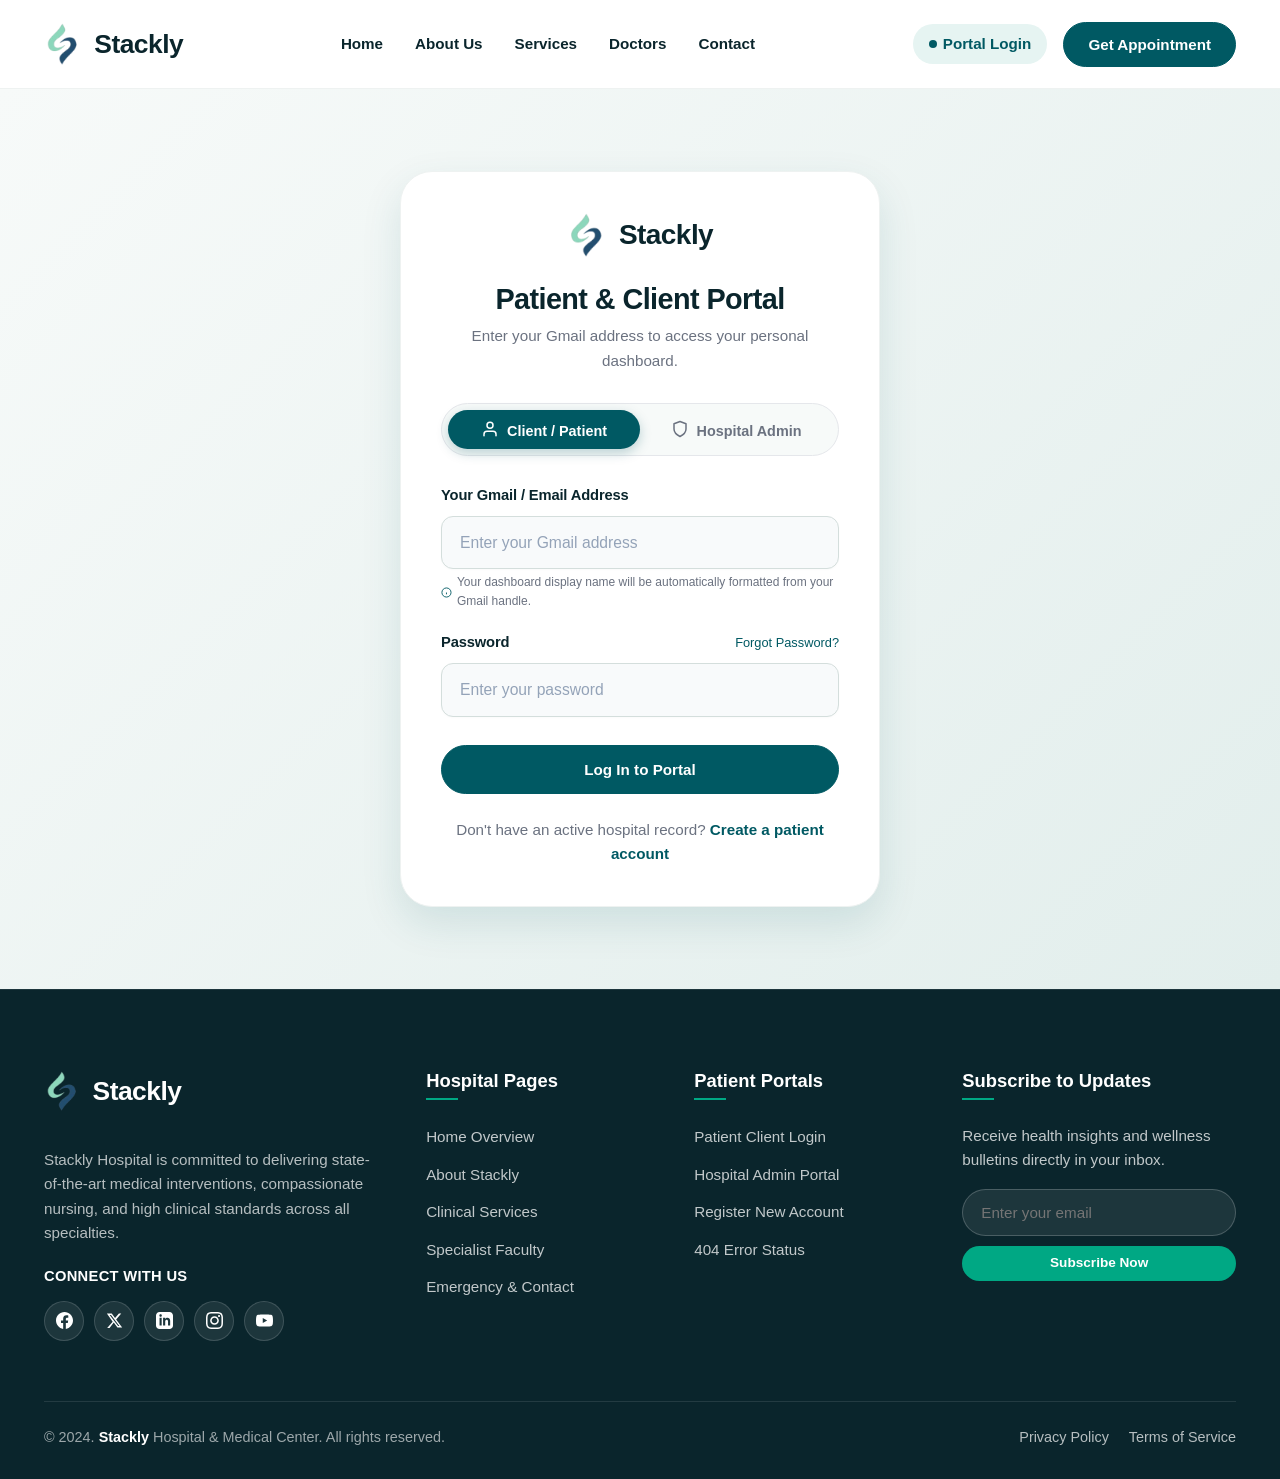
<file: login.html>
<!DOCTYPE html>
<html lang="en">
<head>
  <meta charset="UTF-8">
  <meta name="viewport" content="width=device-width, initial-scale=1.0">
  <title>Stackly</title>
  <meta name="description" content="Secure login to Stackly Hospital portals. Access your client medical records or hospital administrator management system.">
  <link rel="stylesheet" href="assets/css/style.css">
  <link rel="stylesheet" href="assets/css/dashboard.css">
  <link rel="stylesheet" href="assets/css/responsive.css">
</head>
<body>

  <!-- ==================== SHARED HEADER ==================== -->
  <header class="site-header">
    <div class="container">
      <div class="header-inner">
        <a href="index.html" class="site-logo">
          <img src="assets/images/logo.webp" alt="Stackly Hospital Logo">
          <span class="logo-text">Stackly</span>
        </a>

        <!-- 5 Nav List Items -->
        <nav class="main-nav" aria-label="Main Navigation">
          <a href="index.html" class="nav-link">Home</a>
          <a href="about.html" class="nav-link">About Us</a>
          <a href="services.html" class="nav-link">Services</a>
          <a href="doctors.html" class="nav-link">Doctors</a>
          <a href="contact.html" class="nav-link">Contact</a>
        </nav>

        <div class="header-actions">
          <a href="login.html" class="auth-nav-link">
            <span class="badge-dot"></span>
            Portal Login
          </a>
          <a href="#book-appointment" class="btn btn-primary open-appointment-modal">
            Get Appointment
          </a>
          <button class="mobile-toggle" aria-label="Toggle navigation drawer">
            <div class="hamburger-box">
              <span class="hamburger-line"></span>
              <span class="hamburger-line"></span>
              <span class="hamburger-line"></span>
            </div>
          </button>
        </div>
      </div>
    </div>

    <!-- Mobile Drawer -->
    <div class="mobile-nav-drawer">
      <a href="index.html" class="mobile-nav-link">Home</a>
      <a href="about.html" class="mobile-nav-link">About Us</a>
      <a href="services.html" class="mobile-nav-link">Services</a>
      <a href="doctors.html" class="mobile-nav-link">Doctors</a>
      <a href="contact.html" class="mobile-nav-link">Contact</a>
      <a href="login.html" class="mobile-nav-link">Patient & Admin Login</a>
      <a href="#book-appointment" class="btn btn-primary open-appointment-modal" style="margin-top: 10px;">Get Appointment</a>
    </div>
  </header>

  <!-- ==================== LOGIN FORM SECTION ==================== -->
  <div class="auth-page-wrapper">
    <div class="auth-card">
      <div class="auth-header">
        <a href="index.html" class="auth-logo">
          <img src="assets/images/logo.webp" alt="Stackly Hospital Logo">
          <span class="logo-text">Stackly</span>
        </a>
        <h1 class="auth-title" id="portal-heading">Patient & Client Portal</h1>
        <p class="auth-desc">Enter your Gmail address to access your personal dashboard.</p>
      </div>

      <!-- Dual Option Switcher: Client vs Admin -->
      <div class="role-tabs">
        <button type="button" class="role-tab-btn active" data-role="client">
          <svg width="18" height="18" viewBox="0 0 24 24" fill="none" stroke="currentColor" stroke-width="2" stroke-linecap="round" stroke-linejoin="round" style="display:inline-block; vertical-align:-2px; margin-right:4px;"><path d="M20 21v-2a4 4 0 0 0-4-4H8a4 4 0 0 0-4 4v2"/><circle cx="12" cy="7" r="4"/></svg>
          Client / Patient
        </button>
        <button type="button" class="role-tab-btn" data-role="admin">
          <svg width="18" height="18" viewBox="0 0 24 24" fill="none" stroke="currentColor" stroke-width="2" stroke-linecap="round" stroke-linejoin="round" style="display:inline-block; vertical-align:-2px; margin-right:4px;"><path d="M12 22s8-4 8-10V5l-8-3-8 3v7c0 6 8 10 8 10z"/></svg>
          Hospital Admin
        </button>
      </div>

      <div id="auth-error" style="display: none; background: #fee2e2; color: #991b1b; padding: 12px; border-radius: var(--radius-md); font-size: 0.85rem; margin-bottom: 20px;"></div>

      <!-- Login Form (Does NOT redirect to 404, processes login) -->
      <form id="login-form">
        <input type="hidden" id="selected-role" value="client">

        <div class="form-group">
          <label class="form-label" for="login-email">Your Gmail / Email Address</label>
          <input type="email" id="login-email" class="form-control" placeholder="Enter your Gmail address" required autocomplete="email">
          <span style="font-size: 0.75rem; color: var(--text-muted); margin-top: 4px; display: flex; align-items: center; gap: 5px;">
            <svg width="13" height="13" viewBox="0 0 24 24" fill="none" stroke="var(--primary)" stroke-width="2"><circle cx="12" cy="12" r="10"/><line x1="12" y1="16" x2="12" y2="12"/><line x1="12" y1="8" x2="12.01" y2="8"/></svg>
            Your dashboard display name will be automatically formatted from your Gmail handle.
          </span>
        </div>

        <div class="form-group">
          <div style="display: flex; justify-content: space-between; align-items: center; margin-bottom: 8px;">
            <label class="form-label" for="login-password" style="margin: 0;">Password</label>
            <a href="404.html" style="font-size: 0.8rem; color: var(--primary);">Forgot Password?</a>
          </div>
          <input type="password" id="login-password" class="form-control" placeholder="Enter your password" required autocomplete="current-password">
        </div>

        <button type="submit" class="btn btn-primary" style="width: 100%; padding: 14px; margin-top: 8px;">
          Log In to Portal
        </button>
      </form>

      <div class="auth-footer">
        Don't have an active hospital record?
        <a href="signup.html">Create a patient account</a>
      </div>
    </div>
  </div>

  <!-- ==================== SHARED FOOTER ==================== -->
  <footer class="site-footer">
    <div class="container">
      <div class="footer-top-grid">
        <div class="footer-col footer-brand">
          <a href="index.html" class="footer-logo">
            <img src="assets/images/logo.webp" alt="Stackly Hospital Logo">
            <span class="logo-text">Stackly</span>
          </a>
          <p>
            Stackly Hospital is committed to delivering state-of-the-art medical interventions, compassionate nursing, and high clinical standards across all specialties.
          </p>
          <div class="footer-social-box">
            <div class="footer-social-title">Connect With Us</div>
            <div class="footer-social-links">
              <a href="404.html" class="social-link-btn" aria-label="Facebook">
                <svg viewBox="0 0 24 24"><path d="M24 12.073c0-6.627-5.373-12-12-12s-12 5.373-12 12c0 5.99 4.388 10.954 10.125 11.854v-8.385H7.078v-3.47h3.047V9.43c0-3.007 1.792-4.669 4.533-4.669 1.312 0 2.686.235 2.686.235v2.953H15.83c-1.491 0-1.956.925-1.956 1.874v2.25h3.328l-.532 3.47h-2.796v8.385C19.612 23.027 24 18.062 24 12.073z"/></svg>
              </a>
              <a href="404.html" class="social-link-btn" aria-label="X (Twitter)">
                <svg viewBox="0 0 24 24"><path d="M18.244 2.25h3.308l-7.227 8.26 8.502 11.24H16.17l-5.214-6.817L4.99 22.75H1.68l7.73-8.835L1.254 2.25H8.08l4.713 6.231zm-1.161 17.52h1.833L7.084 4.126H5.117z"/></svg>
              </a>
              <a href="404.html" class="social-link-btn" aria-label="LinkedIn">
                <svg viewBox="0 0 24 24"><path d="M19 0h-14c-2.761 0-5 2.239-5 5v14c0 2.761 2.239 5 5 5h14c2.762 0 5-2.239 5-5v-14c0-2.761-2.238-5-5-5zm-11 19h-3v-11h3v11zm-1.5-12.268c-.966 0-1.75-.79-1.75-1.764s.784-1.764 1.75-1.764 1.75.79 1.75 1.764-.783 1.764-1.75 1.764zm13.5 12.268h-3v-5.604c0-3.368-4-3.113-4 0v5.604h-3v-11h3v1.765c1.396-2.586 7-2.777 7 2.476v6.759z"/></svg>
              </a>
              <a href="404.html" class="social-link-btn" aria-label="Instagram">
                <svg viewBox="0 0 24 24"><path d="M12 2.163c3.204 0 3.584.012 4.85.07 3.252.148 4.771 1.691 4.919 4.919.058 1.265.069 1.645.069 4.849 0 3.205-.012 3.584-.069 4.849-.149 3.225-1.664 4.771-4.919 4.919-1.266.058-1.644.07-4.85.07-3.204 0-3.584-.012-4.849-.07-3.26-.149-4.771-1.699-4.919-4.92-.058-1.265-.07-1.644-.07-4.849 0-3.204.013-3.583.07-4.849.149-3.227 1.664-4.771 4.919-4.919 1.266-.057 1.645-.069 4.849-.069zm0-2.163c-3.259 0-3.667.014-4.947.072-4.358.2-6.78 2.618-6.98 6.98-.059 1.281-.073 1.689-.073 4.948 0 3.259.014 3.668.072 4.948.2 4.358 2.618 6.78 6.98 6.98 1.281.058 1.689.072 4.948.072 3.259 0 3.668-.014 4.948-.072 4.354-.2 6.782-2.618 6.979-6.98.059-1.28.073-1.689.073-4.948 0-3.259-.014-3.667-.072-4.947-.196-4.354-2.617-6.78-6.979-6.98-1.281-.059-1.69-.073-4.949-.073zm0 5.838c-3.403 0-6.162 2.759-6.162 6.162s2.759 6.163 6.162 6.163 6.162-2.759 6.162-6.163c0-3.403-2.759-6.162-6.162-6.162zm0 10.162c-2.209 0-4-1.79-4-4 0-2.209 1.791-4 4-4s4 1.791 4 4c0 2.21-1.791 4-4 4zm6.406-11.845c-.796 0-1.441.645-1.441 1.44s.645 1.44 1.441 1.44c.795 0 1.439-.645 1.439-1.44s-.644-1.44-1.439-1.44z"/></svg>
              </a>
              <a href="404.html" class="social-link-btn" aria-label="YouTube">
                <svg viewBox="0 0 24 24"><path d="M23.498 6.186a3.016 3.016 0 0 0-2.122-2.136C19.505 3.545 12 3.545 12 3.545s-7.505 0-9.377.505A3.017 3.017 0 0 0 .502 6.186C0 8.07 0 12 0 12s0 3.93.502 5.814a3.016 3.016 0 0 0 2.122 2.136c1.871.505 9.376.505 9.376.505s7.505 0 9.377-.505a3.015 3.015 0 0 0 2.122-2.136C24 15.93 24 12 24 12s0-3.93-.502-5.814zM9.545 15.568V8.432L15.818 12l-6.273 3.568z"/></svg>
              </a>
            </div>
          </div>
        </div>
        <div class="footer-col">
          <h4>Hospital Pages</h4>
          <ul class="footer-links">
            <li><a href="index.html">Home Overview</a></li>
            <li><a href="about.html">About Stackly</a></li>
            <li><a href="services.html">Clinical Services</a></li>
            <li><a href="doctors.html">Specialist Faculty</a></li>
            <li><a href="contact.html">Emergency & Contact</a></li>
          </ul>
        </div>
        <div class="footer-col">
          <h4>Patient Portals</h4>
          <ul class="footer-links">
            <li><a href="login.html">Patient Client Login</a></li>
            <li><a href="login.html">Hospital Admin Portal</a></li>
            <li><a href="signup.html">Register New Account</a></li>
            <li><a href="404.html">404 Error Status</a></li>
          </ul>
        </div>
        <div class="footer-col footer-newsletter">
          <h4>Subscribe to Updates</h4>
          <p>Receive health insights and wellness bulletins directly in your inbox.</p>
          <form class="footer-form" action="404.html" method="GET">
            <input type="email" class="footer-input" placeholder="Enter your email" required>
            <button type="submit" class="btn btn-accent btn-sm">Subscribe Now</button>
          </form>
        </div>
      </div>

      <div class="footer-bottom">
        <div>
          © 2024. <a href="index.html" style="color: #ffffff; font-weight: 600;">Stackly</a> Hospital & Medical Center. All rights reserved.
        </div>
        <div style="display: flex; gap: 20px;">
          <a href="404.html">Privacy Policy</a>
          <a href="404.html">Terms of Service</a>
        </div>
      </div>
    </div>
  </footer>

  <script src="assets/js/main.js"></script>
  <script src="assets/js/auth.js"></script>
</body>
</html>
</file>
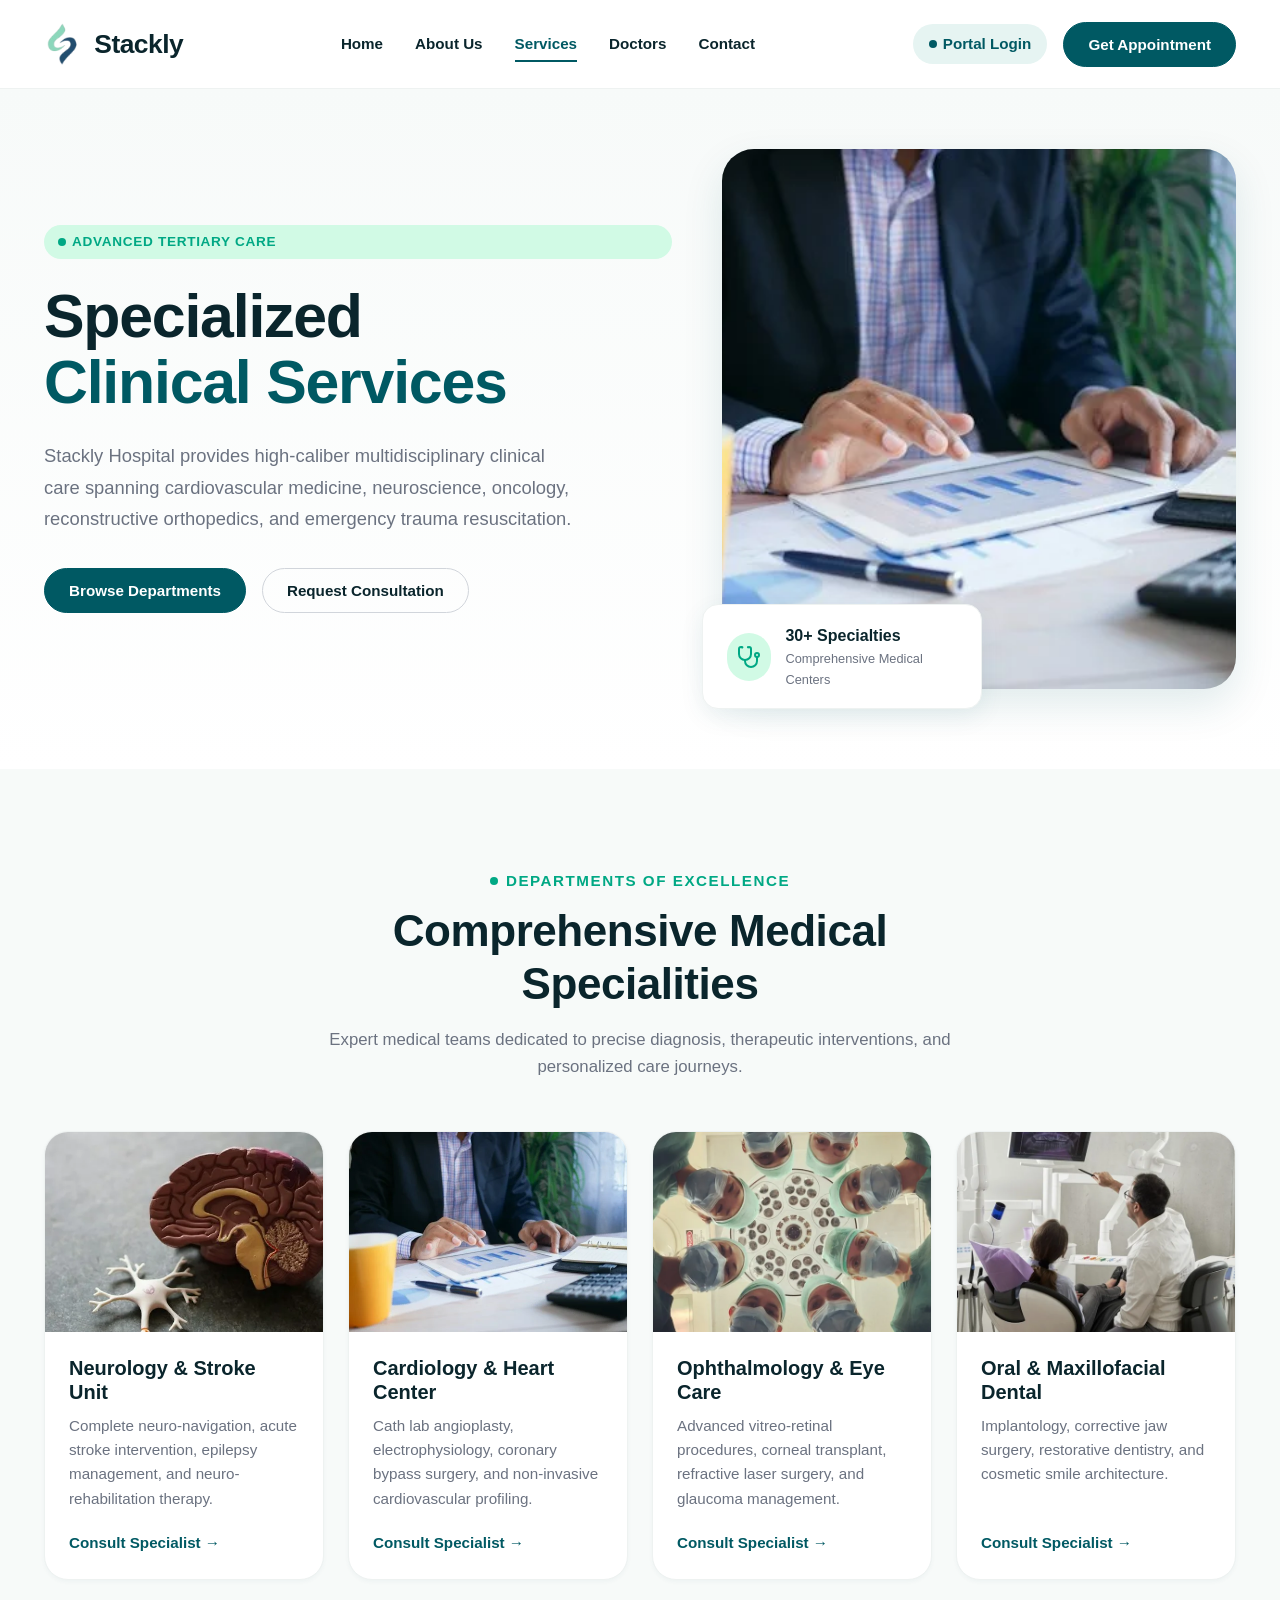
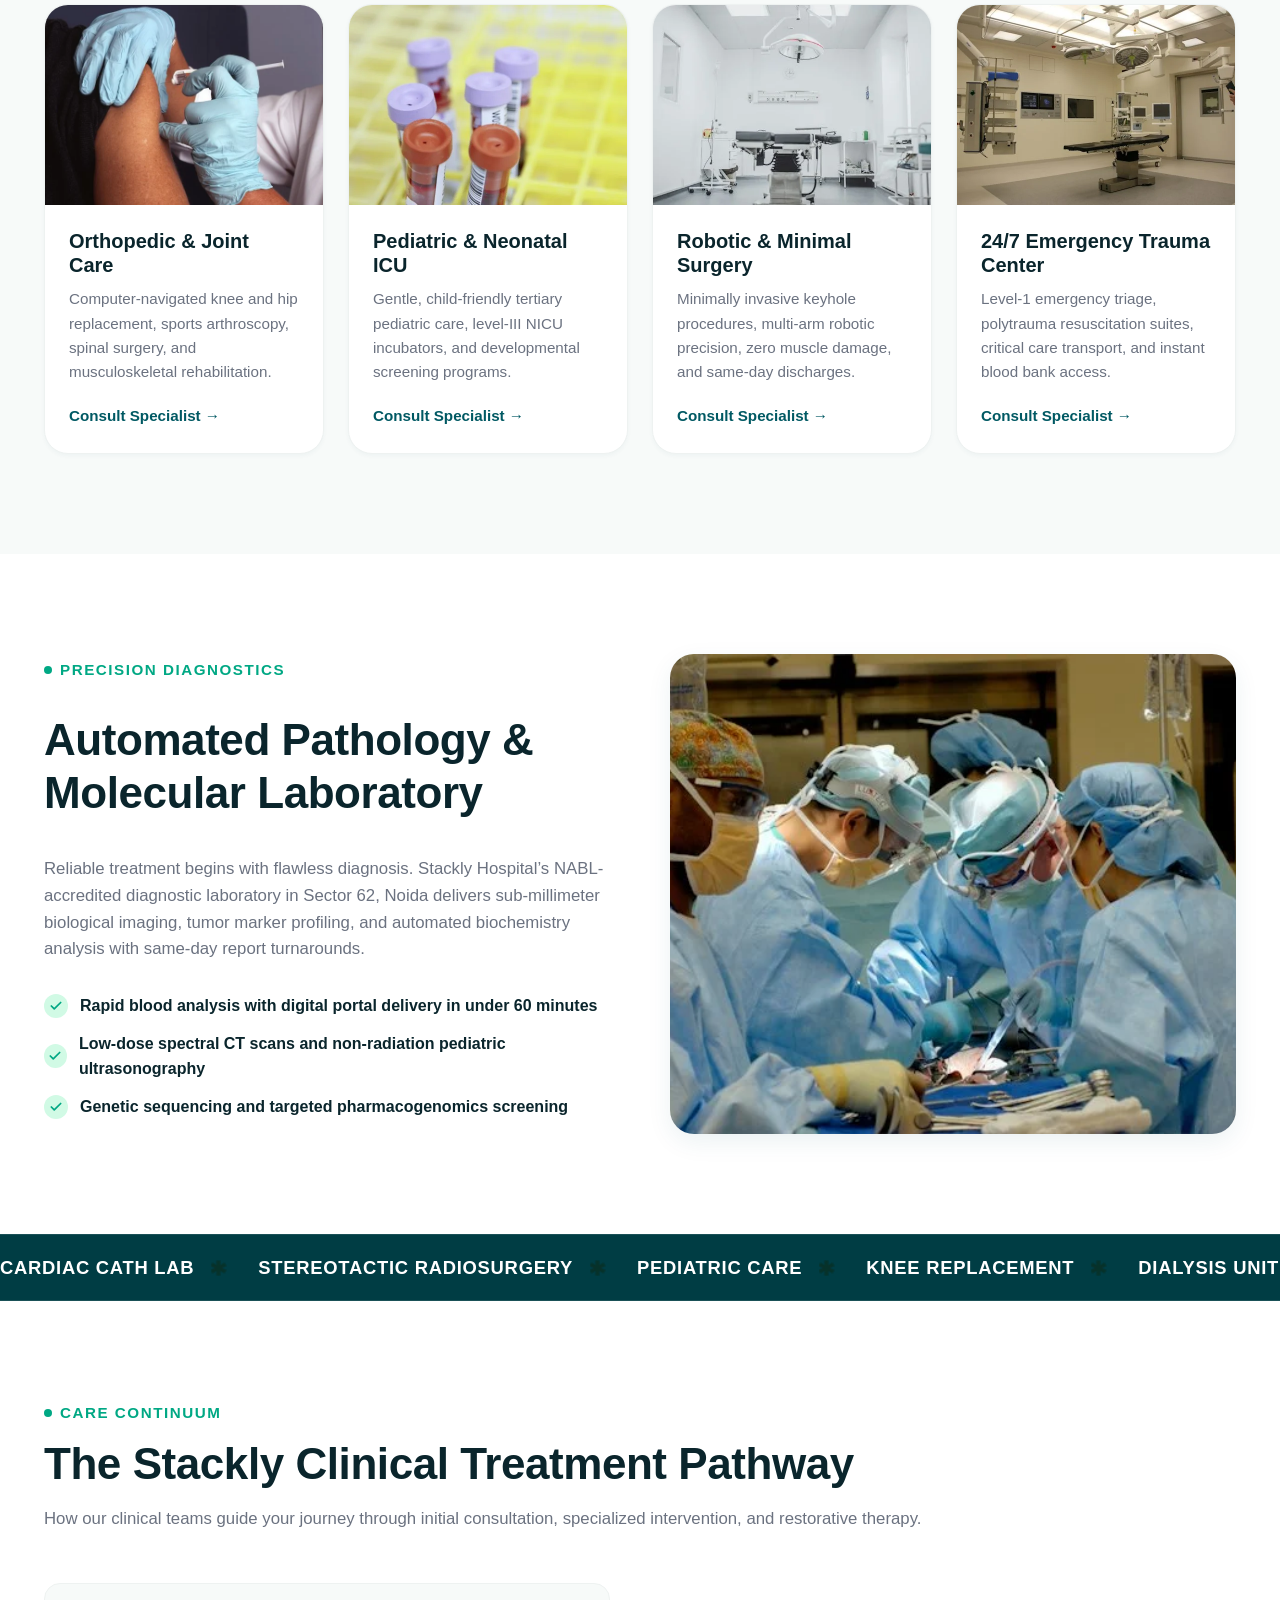
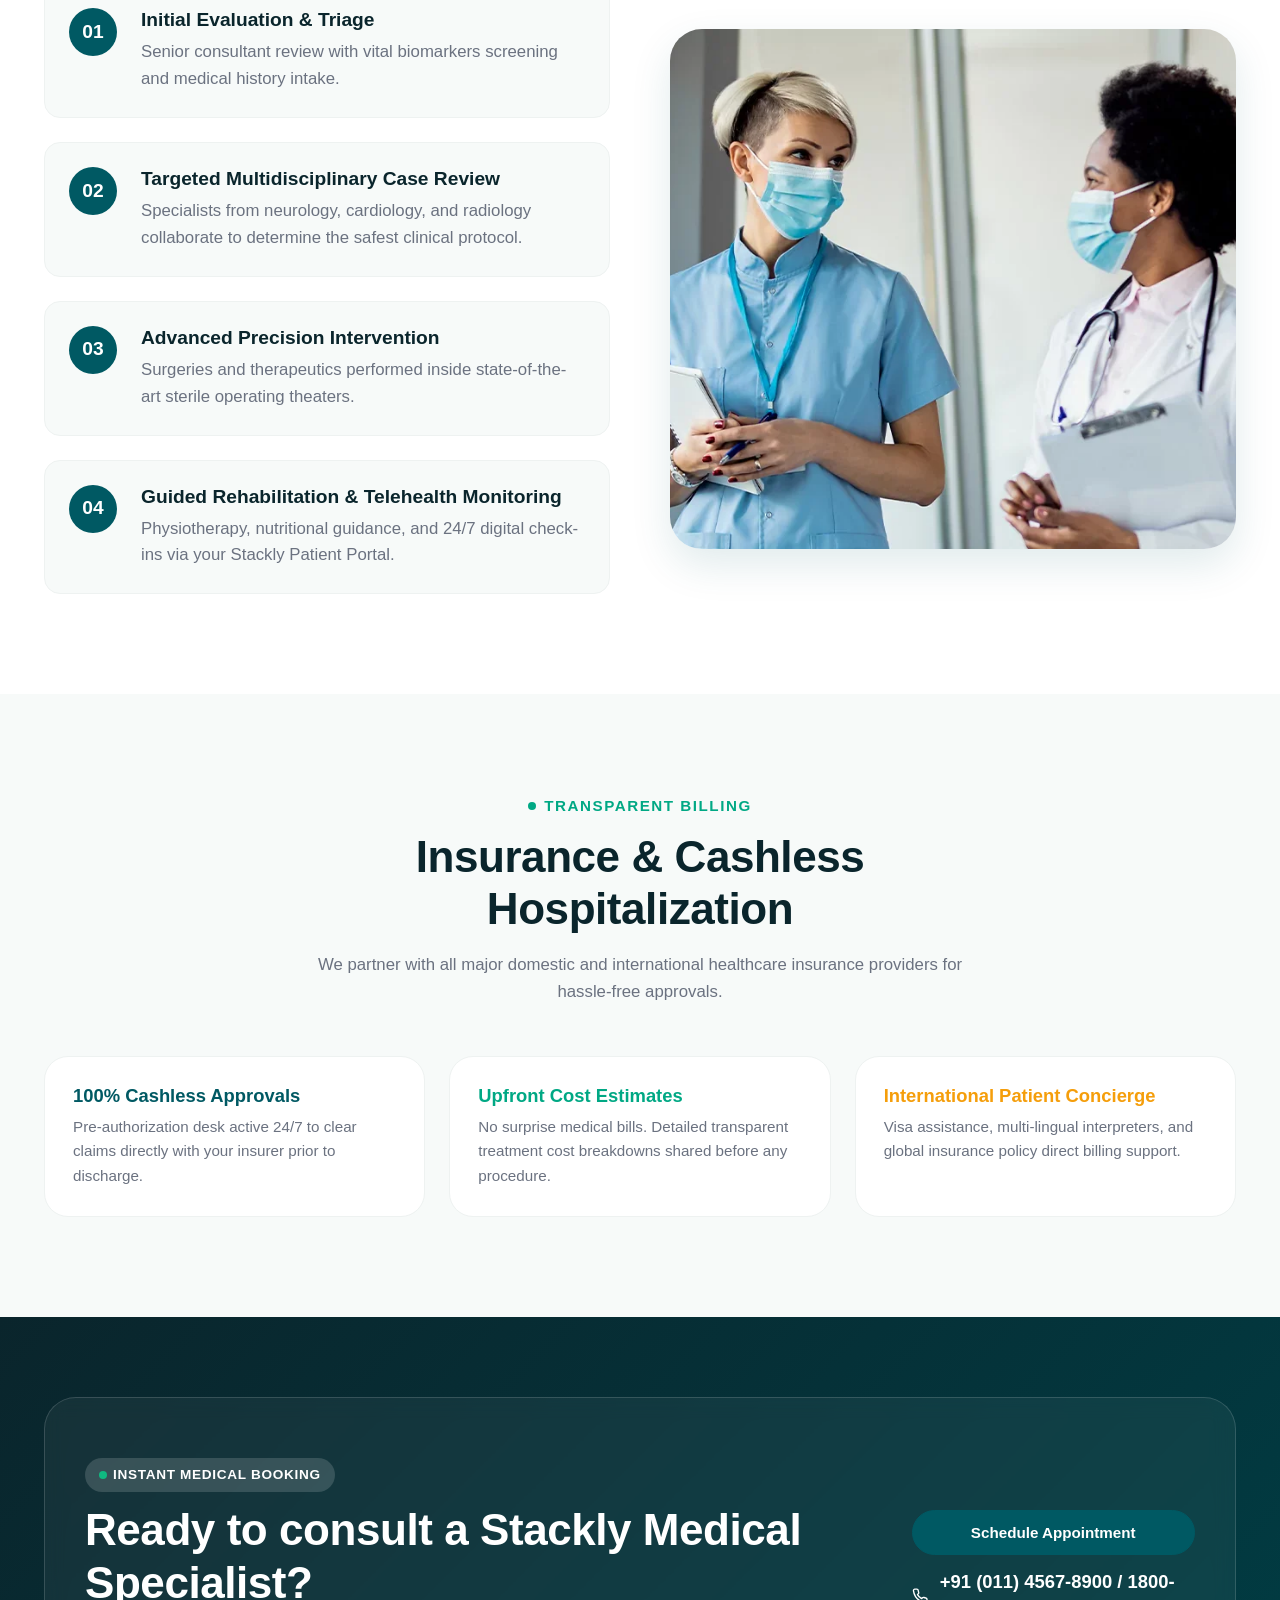
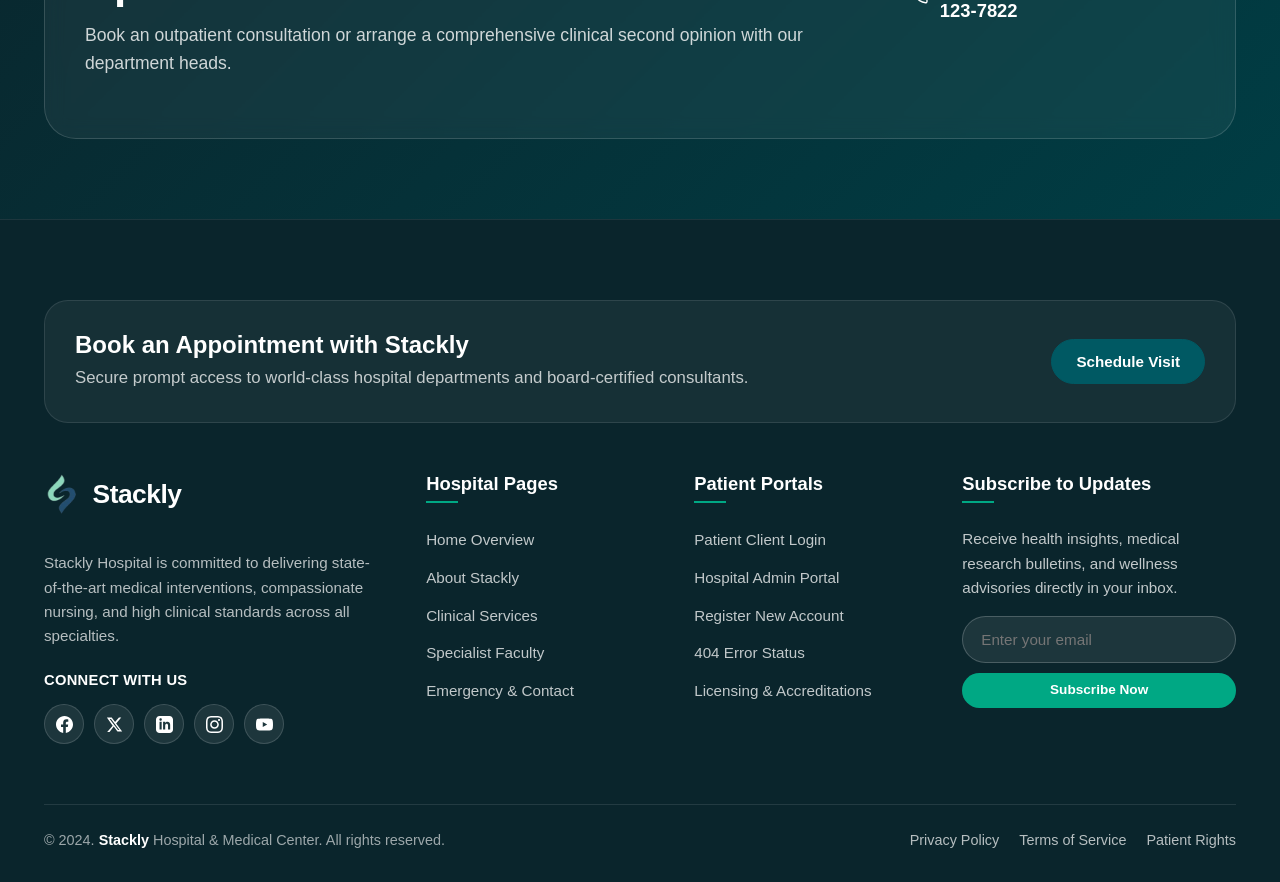
<file: services.html>
<!DOCTYPE html>
<html lang="en">
<head>
  <meta charset="UTF-8">
  <meta name="viewport" content="width=device-width, initial-scale=1.0">
  <title>Stackly</title>
  <meta name="description" content="Explore Stackly Hospital's specialized clinical departments, advanced diagnostics, robotic surgery, and personalized therapeutic care.">
  <link rel="stylesheet" href="assets/css/style.css">
  <link rel="stylesheet" href="assets/css/responsive.css">
</head>
<body>

  <!-- ==================== SHARED HEADER ==================== -->
  <header class="site-header">
    <div class="container">
      <div class="header-inner">
        <a href="index.html" class="site-logo">
          <img src="assets/images/logo.webp" alt="Stackly Hospital Logo">
          <span class="logo-text">Stackly</span>
        </a>

        <!-- 5 Nav List Items -->
        <nav class="main-nav" aria-label="Main Navigation">
          <a href="index.html" class="nav-link">Home</a>
          <a href="about.html" class="nav-link">About Us</a>
          <a href="services.html" class="nav-link active">Services</a>
          <a href="doctors.html" class="nav-link">Doctors</a>
          <a href="contact.html" class="nav-link">Contact</a>
        </nav>

        <div class="header-actions">
          <a href="login.html" class="auth-nav-link">
            <span class="badge-dot"></span>
            Portal Login
          </a>
          <a href="#book-appointment" class="btn btn-primary open-appointment-modal">
            Get Appointment
          </a>
          <button class="mobile-toggle" aria-label="Toggle navigation drawer">
            <div class="hamburger-box">
              <span class="hamburger-line"></span>
              <span class="hamburger-line"></span>
              <span class="hamburger-line"></span>
            </div>
          </button>
        </div>
      </div>
    </div>

    <!-- Mobile Drawer -->
    <div class="mobile-nav-drawer">
      <a href="index.html" class="mobile-nav-link">Home</a>
      <a href="about.html" class="mobile-nav-link">About Us</a>
      <a href="services.html" class="mobile-nav-link active">Services</a>
      <a href="doctors.html" class="mobile-nav-link">Doctors</a>
      <a href="contact.html" class="mobile-nav-link">Contact</a>
      <a href="login.html" class="mobile-nav-link">Patient & Admin Login</a>
      <a href="#book-appointment" class="btn btn-primary open-appointment-modal" style="margin-top: 10px;">Get Appointment</a>
    </div>
  </header>

  <!-- ==================== SECTION 1: SERVICES HERO BANNER ==================== -->
  <section class="hero-section" style="background: linear-gradient(180deg, var(--bg-alt) 0%, #ffffff 100%);">
    <div class="container">
      <div class="hero-grid">
        <div class="hero-content">
          <div class="badge badge-accent">
            <span class="badge-dot"></span>
            Advanced Tertiary Care
          </div>
          <h1 class="hero-headline">
            Specialized <br>
            <span class="text-primary">Clinical Services</span>
          </h1>
          <p class="hero-desc">
            Stackly Hospital provides high-caliber multidisciplinary clinical care spanning cardiovascular medicine, neuroscience, oncology, reconstructive orthopedics, and emergency trauma resuscitation.
          </p>
          <div class="hero-cta-group">
            <a href="#departments" class="btn btn-primary">
              Browse Departments
            </a>
            <a href="#book-appointment" class="btn btn-secondary open-appointment-modal">
              Request Consultation
            </a>
          </div>
        </div>

        <div class="hero-image-wrapper">
          <div class="hero-image-container">
            <img src="assets/images/service-cardio.webp" alt="Stackly Cardiovascular and Clinical Services">
          </div>
          <div class="hero-float-card">
            <div class="hero-float-icon">
              <svg width="24" height="24" viewBox="0 0 24 24" fill="none" stroke="currentColor" stroke-width="2" stroke-linecap="round" stroke-linejoin="round"><path d="M4.8 2.3A.3.3 0 1 0 5 2H4a2 2 0 0 0-2 2v5a6 6 0 0 0 6 6v0a6 6 0 0 0 6-6V4a2 2 0 0 0-2-2h-1a.2.2 0 1 0 .3.3"/><path d="M8 15v1a6 6 0 0 0 6 6v0a6 6 0 0 0 6-6v-4"/><circle cx="20" cy="10" r="2"/></svg>
            </div>
            <div>
              <div style="font-weight: 700; color: var(--secondary);">30+ Specialties</div>
              <div style="font-size: 0.8rem; color: var(--text-muted);">Comprehensive Medical Centers</div>
            </div>
          </div>
        </div>
      </div>
    </div>
  </section>

  <!-- ==================== SECTION 2: 8 CLINICAL DEPARTMENTS GRID ==================== -->
  <section class="services-section" id="departments">
    <div class="container">
      <div class="section-header text-center">
        <div class="section-subtitle">
          <span class="badge-dot" style="background-color: var(--accent);"></span>
          Departments of Excellence
        </div>
        <h2 class="section-title">Comprehensive Medical Specialities</h2>
        <p>Expert medical teams dedicated to precise diagnosis, therapeutic interventions, and personalized care journeys.</p>
      </div>

      <div class="services-grid">
        <!-- 1. Neurology -->
        <div class="service-card">
          <div class="service-thumb">
            <img src="assets/images/service-neuro.webp" alt="Neurology">
          </div>
          <div class="service-body">
            <h3 class="service-title">Neurology & Stroke Unit</h3>
            <p class="service-desc">Complete neuro-navigation, acute stroke intervention, epilepsy management, and neuro-rehabilitation therapy.</p>
            <a href="#book-appointment" class="service-link open-appointment-modal">Consult Specialist →</a>
          </div>
        </div>

        <!-- 2. Cardiology -->
        <div class="service-card">
          <div class="service-thumb">
            <img src="assets/images/service-cardio.webp" alt="Cardiology">
          </div>
          <div class="service-body">
            <h3 class="service-title">Cardiology & Heart Center</h3>
            <p class="service-desc">Cath lab angioplasty, electrophysiology, coronary bypass surgery, and non-invasive cardiovascular profiling.</p>
            <a href="#book-appointment" class="service-link open-appointment-modal">Consult Specialist →</a>
          </div>
        </div>

        <!-- 3. Eye Care -->
        <div class="service-card">
          <div class="service-thumb">
            <img src="assets/images/service-eye.webp" alt="Ophthalmology">
          </div>
          <div class="service-body">
            <h3 class="service-title">Ophthalmology & Eye Care</h3>
            <p class="service-desc">Advanced vitreo-retinal procedures, corneal transplant, refractive laser surgery, and glaucoma management.</p>
            <a href="#book-appointment" class="service-link open-appointment-modal">Consult Specialist →</a>
          </div>
        </div>

        <!-- 4. Dental -->
        <div class="service-card">
          <div class="service-thumb">
            <img src="assets/images/service-dental.webp" alt="Dental Care">
          </div>
          <div class="service-body">
            <h3 class="service-title">Oral & Maxillofacial Dental</h3>
            <p class="service-desc">Implantology, corrective jaw surgery, restorative dentistry, and cosmetic smile architecture.</p>
            <a href="#book-appointment" class="service-link open-appointment-modal">Consult Specialist →</a>
          </div>
        </div>

        <!-- 5. Orthopedics -->
        <div class="service-card">
          <div class="service-thumb">
            <img src="assets/images/service-ortho.webp" alt="Orthopedics">
          </div>
          <div class="service-body">
            <h3 class="service-title">Orthopedic & Joint Care</h3>
            <p class="service-desc">Computer-navigated knee and hip replacement, sports arthroscopy, spinal surgery, and musculoskeletal rehabilitation.</p>
            <a href="#book-appointment" class="service-link open-appointment-modal">Consult Specialist →</a>
          </div>
        </div>

        <!-- 6. Pediatrics -->
        <div class="service-card">
          <div class="service-thumb">
            <img src="assets/images/service-pediatric.webp" alt="Pediatrics">
          </div>
          <div class="service-body">
            <h3 class="service-title">Pediatric & Neonatal ICU</h3>
            <p class="service-desc">Gentle, child-friendly tertiary pediatric care, level-III NICU incubators, and developmental screening programs.</p>
            <a href="#book-appointment" class="service-link open-appointment-modal">Consult Specialist →</a>
          </div>
        </div>

        <!-- 7. Robotic Surgery -->
        <div class="service-card">
          <div class="service-thumb">
            <img src="assets/images/service-surgery.webp" alt="Robotic Surgery">
          </div>
          <div class="service-body">
            <h3 class="service-title">Robotic & Minimal Surgery</h3>
            <p class="service-desc">Minimally invasive keyhole procedures, multi-arm robotic precision, zero muscle damage, and same-day discharges.</p>
            <a href="#book-appointment" class="service-link open-appointment-modal">Consult Specialist →</a>
          </div>
        </div>

        <!-- 8. Emergency -->
        <div class="service-card">
          <div class="service-thumb">
            <img src="assets/images/service-emergency.webp" alt="Emergency Trauma">
          </div>
          <div class="service-body">
            <h3 class="service-title">24/7 Emergency Trauma Center</h3>
            <p class="service-desc">Level-1 emergency triage, polytrauma resuscitation suites, critical care transport, and instant blood bank access.</p>
            <a href="#book-appointment" class="service-link open-appointment-modal">Consult Specialist →</a>
          </div>
        </div>
      </div>
    </div>
  </section>

  <!-- ==================== SECTION 3: DIAGNOSTIC LAB & IMAGING ==================== -->
  <section class="about-intro-section" style="background: #ffffff;">
    <div class="container">
      <div class="about-intro-grid">
        <div class="about-intro-content">
          <div class="section-subtitle">
            <span class="badge-dot" style="background-color: var(--accent);"></span>
            Precision Diagnostics
          </div>
          <h2 class="section-title">Automated Pathology & Molecular Laboratory</h2>
          <p>
            Reliable treatment begins with flawless diagnosis. Stackly Hospital’s NABL-accredited diagnostic laboratory in Sector 62, Noida delivers sub-millimeter biological imaging, tumor marker profiling, and automated biochemistry analysis with same-day report turnarounds.
          </p>
          <ul class="feature-check-list">
            <li class="feature-check-item">
              <span class="check-icon">
                <svg width="14" height="14" viewBox="0 0 24 24" fill="none" stroke="currentColor" stroke-width="3" stroke-linecap="round" stroke-linejoin="round"><polyline points="20 6 9 17 4 12"/></svg>
              </span>
              Rapid blood analysis with digital portal delivery in under 60 minutes
            </li>
            <li class="feature-check-item">
              <span class="check-icon">
                <svg width="14" height="14" viewBox="0 0 24 24" fill="none" stroke="currentColor" stroke-width="3" stroke-linecap="round" stroke-linejoin="round"><polyline points="20 6 9 17 4 12"/></svg>
              </span>
              Low-dose spectral CT scans and non-radiation pediatric ultrasonography
            </li>
            <li class="feature-check-item">
              <span class="check-icon">
                <svg width="14" height="14" viewBox="0 0 24 24" fill="none" stroke="currentColor" stroke-width="3" stroke-linecap="round" stroke-linejoin="round"><polyline points="20 6 9 17 4 12"/></svg>
              </span>
              Genetic sequencing and targeted pharmacogenomics screening
            </li>
          </ul>
        </div>
        <div class="about-intro-media">
          <img src="assets/images/facility-3.webp" alt="Diagnostic Laboratory Equipment" class="about-main-img">
        </div>
      </div>
    </div>
  </section>

  <!-- ==================== SECTION 4: LOOPING SERVICES TICKER ==================== -->
  <section class="marquee-section" aria-hidden="true">
    <div class="marquee-track">
      <div class="marquee-item">Cardiac Cath Lab <img src="assets/images/icon-asterisk.webp" alt="" class="marquee-icon"></div>
      <div class="marquee-item">Stereotactic Radiosurgery <img src="assets/images/icon-asterisk.webp" alt="" class="marquee-icon"></div>
      <div class="marquee-item">Pediatric Care <img src="assets/images/icon-asterisk.webp" alt="" class="marquee-icon"></div>
      <div class="marquee-item">Knee Replacement <img src="assets/images/icon-asterisk.webp" alt="" class="marquee-icon"></div>
      <div class="marquee-item">Dialysis Unit <img src="assets/images/icon-asterisk.webp" alt="" class="marquee-icon"></div>
      <div class="marquee-item">Emergency Trauma <img src="assets/images/icon-asterisk.webp" alt="" class="marquee-icon"></div>
      <!-- Duplicate -->
      <div class="marquee-item">Cardiac Cath Lab <img src="assets/images/icon-asterisk.webp" alt="" class="marquee-icon"></div>
      <div class="marquee-item">Stereotactic Radiosurgery <img src="assets/images/icon-asterisk.webp" alt="" class="marquee-icon"></div>
      <div class="marquee-item">Pediatric Care <img src="assets/images/icon-asterisk.webp" alt="" class="marquee-icon"></div>
      <div class="marquee-item">Knee Replacement <img src="assets/images/icon-asterisk.webp" alt="" class="marquee-icon"></div>
      <div class="marquee-item">Dialysis Unit <img src="assets/images/icon-asterisk.webp" alt="" class="marquee-icon"></div>
      <div class="marquee-item">Emergency Trauma <img src="assets/images/icon-asterisk.webp" alt="" class="marquee-icon"></div>
    </div>
  </section>

  <!-- ==================== SECTION 5: PATIENT PATHWAY & CARE CONTINUUM ==================== -->
  <section class="process-section">
    <div class="container">
      <div class="section-header">
        <div class="section-subtitle">
          <span class="badge-dot" style="background-color: var(--accent);"></span>
          Care Continuum
        </div>
        <h2 class="section-title">The Stackly Clinical Treatment Pathway</h2>
        <p>How our clinical teams guide your journey through initial consultation, specialized intervention, and restorative therapy.</p>
      </div>

      <div class="process-grid">
        <div class="process-steps-list">
          <div class="process-step-item">
            <div class="step-num">01</div>
            <div class="step-content">
              <h3>Initial Evaluation & Triage</h3>
              <p>Senior consultant review with vital biomarkers screening and medical history intake.</p>
            </div>
          </div>
          <div class="process-step-item">
            <div class="step-num">02</div>
            <div class="step-content">
              <h3>Targeted Multidisciplinary Case Review</h3>
              <p>Specialists from neurology, cardiology, and radiology collaborate to determine the safest clinical protocol.</p>
            </div>
          </div>
          <div class="process-step-item">
            <div class="step-num">03</div>
            <div class="step-content">
              <h3>Advanced Precision Intervention</h3>
              <p>Surgeries and therapeutics performed inside state-of-the-art sterile operating theaters.</p>
            </div>
          </div>
          <div class="process-step-item">
            <div class="step-num">04</div>
            <div class="step-content">
              <h3>Guided Rehabilitation & Telehealth Monitoring</h3>
              <p>Physiotherapy, nutritional guidance, and 24/7 digital check-ins via your Stackly Patient Portal.</p>
            </div>
          </div>
        </div>

        <div class="process-media">
          <img src="assets/images/process-image.webp" alt="Care Pathway Navigation">
        </div>
      </div>
    </div>
  </section>

  <!-- ==================== SECTION 6: INSURANCE & CASHLESS HOSPITALIZATION ==================== -->
  <section class="about-intro-section" style="background: var(--bg-alt);">
    <div class="container">
      <div class="section-header text-center">
        <div class="section-subtitle">
          <span class="badge-dot" style="background-color: var(--accent);"></span>
          Transparent Billing
        </div>
        <h2 class="section-title">Insurance & Cashless Hospitalization</h2>
        <p>We partner with all major domestic and international healthcare insurance providers for hassle-free approvals.</p>
      </div>

      <div style="display: grid; grid-template-columns: repeat(auto-fit, minmax(280px, 1fr)); gap: 24px;">
        <div style="background: #ffffff; padding: 28px; border-radius: var(--radius-lg); border: 1px solid var(--border-light);">
          <h4 style="font-size: 1.15rem; color: var(--primary); margin-bottom: 8px;">100% Cashless Approvals</h4>
          <p style="font-size: 0.95rem;">Pre-authorization desk active 24/7 to clear claims directly with your insurer prior to discharge.</p>
        </div>
        <div style="background: #ffffff; padding: 28px; border-radius: var(--radius-lg); border: 1px solid var(--border-light);">
          <h4 style="font-size: 1.15rem; color: var(--accent); margin-bottom: 8px;">Upfront Cost Estimates</h4>
          <p style="font-size: 0.95rem;">No surprise medical bills. Detailed transparent treatment cost breakdowns shared before any procedure.</p>
        </div>
        <div style="background: #ffffff; padding: 28px; border-radius: var(--radius-lg); border: 1px solid var(--border-light);">
          <h4 style="font-size: 1.15rem; color: #f59e0b; margin-bottom: 8px;">International Patient Concierge</h4>
          <p style="font-size: 0.95rem;">Visa assistance, multi-lingual interpreters, and global insurance policy direct billing support.</p>
        </div>
      </div>
    </div>
  </section>

  <!-- ==================== SECTION 7: SCHEDULE CLINICAL CONSULTATION HELPLINE ==================== -->
  <section class="cta-helpline-section">
    <div class="container">
      <div class="cta-helpline-box">
        <div>
          <div class="badge" style="background: rgba(255,255,255,0.15); color: #ffffff; margin-bottom: 12px;">
            <span class="badge-dot" style="background: #10b981;"></span>
            Instant Medical Booking
          </div>
          <h2>Ready to consult a Stackly Medical Specialist?</h2>
          <p>Book an outpatient consultation or arrange a comprehensive clinical second opinion with our department heads.</p>
        </div>

        <div class="cta-contact-numbers">
          <a href="#book-appointment" class="btn btn-primary open-appointment-modal">
            Schedule Appointment
          </a>
          <a href="tel:+911145678900" class="phone-link" style="font-size: 1.15rem;">
            <svg width="20" height="20" viewBox="0 0 24 24" fill="none" stroke="currentColor" stroke-width="2" stroke-linecap="round" stroke-linejoin="round" style="display:inline-block; vertical-align:-3px;"><path d="M22 16.92v3a2 2 0 0 1-2.18 2 19.79 19.79 0 0 1-8.63-3.07 19.5 19.5 0 0 1-6-6 19.79 19.79 0 0 1-3.07-8.67A2 2 0 0 1 4.11 2h3a2 2 0 0 1 2 1.72 12.84 12.84 0 0 0 .7 2.81 2 2 0 0 1-.45 2.11L8.09 9.91a16 16 0 0 0 6 6l1.27-1.27a2 2 0 0 1 2.11-.45 12.84 12.84 0 0 0 2.81.7A2 2 0 0 1 22 16.92z"/></svg>
            +91 (011) 4567-8900 / 1800-123-7822
          </a>
        </div>
      </div>
    </div>
  </section>

  <!-- ==================== SHARED FOOTER ==================== -->
  <footer class="site-footer">
    <div class="container">
      <!-- Appointment Card Banner in Footer -->
      <div class="footer-appointment-banner">
        <div class="footer-appointment-text">
          <h3>Book an Appointment with Stackly</h3>
          <p>Secure prompt access to world-class hospital departments and board-certified consultants.</p>
        </div>
        <a href="#book-appointment" class="btn btn-primary open-appointment-modal">
          Schedule Visit
        </a>
      </div>

      <div class="footer-top-grid">
        <!-- Col 1: Brand & Social Media -->
        <div class="footer-col footer-brand">
          <a href="index.html" class="footer-logo">
            <img src="assets/images/logo.webp" alt="Stackly Hospital Logo">
            <span class="logo-text">Stackly</span>
          </a>
          <p>
            Stackly Hospital is committed to delivering state-of-the-art medical interventions, compassionate nursing, and high clinical standards across all specialties.
          </p>
          <div class="footer-social-box">
            <div class="footer-social-title">Connect With Us</div>
            <div class="footer-social-links">
              <a href="404.html" class="social-link-btn" aria-label="Facebook">
                <svg viewBox="0 0 24 24"><path d="M24 12.073c0-6.627-5.373-12-12-12s-12 5.373-12 12c0 5.99 4.388 10.954 10.125 11.854v-8.385H7.078v-3.47h3.047V9.43c0-3.007 1.792-4.669 4.533-4.669 1.312 0 2.686.235 2.686.235v2.953H15.83c-1.491 0-1.956.925-1.956 1.874v2.25h3.328l-.532 3.47h-2.796v8.385C19.612 23.027 24 18.062 24 12.073z"/></svg>
              </a>
              <a href="404.html" class="social-link-btn" aria-label="X (Twitter)">
                <svg viewBox="0 0 24 24"><path d="M18.244 2.25h3.308l-7.227 8.26 8.502 11.24H16.17l-5.214-6.817L4.99 22.75H1.68l7.73-8.835L1.254 2.25H8.08l4.713 6.231zm-1.161 17.52h1.833L7.084 4.126H5.117z"/></svg>
              </a>
              <a href="404.html" class="social-link-btn" aria-label="LinkedIn">
                <svg viewBox="0 0 24 24"><path d="M19 0h-14c-2.761 0-5 2.239-5 5v14c0 2.761 2.239 5 5 5h14c2.762 0 5-2.239 5-5v-14c0-2.761-2.238-5-5-5zm-11 19h-3v-11h3v11zm-1.5-12.268c-.966 0-1.75-.79-1.75-1.764s.784-1.764 1.75-1.764 1.75.79 1.75 1.764-.783 1.764-1.75 1.764zm13.5 12.268h-3v-5.604c0-3.368-4-3.113-4 0v5.604h-3v-11h3v1.765c1.396-2.586 7-2.777 7 2.476v6.759z"/></svg>
              </a>
              <a href="404.html" class="social-link-btn" aria-label="Instagram">
                <svg viewBox="0 0 24 24"><path d="M12 2.163c3.204 0 3.584.012 4.85.07 3.252.148 4.771 1.691 4.919 4.919.058 1.265.069 1.645.069 4.849 0 3.205-.012 3.584-.069 4.849-.149 3.225-1.664 4.771-4.919 4.919-1.266.058-1.644.07-4.85.07-3.204 0-3.584-.012-4.849-.07-3.26-.149-4.771-1.699-4.919-4.92-.058-1.265-.07-1.644-.07-4.849 0-3.204.013-3.583.07-4.849.149-3.227 1.664-4.771 4.919-4.919 1.266-.057 1.645-.069 4.849-.069zm0-2.163c-3.259 0-3.667.014-4.947.072-4.358.2-6.78 2.618-6.98 6.98-.059 1.281-.073 1.689-.073 4.948 0 3.259.014 3.668.072 4.948.2 4.358 2.618 6.78 6.98 6.98 1.281.058 1.689.072 4.948.072 3.259 0 3.668-.014 4.948-.072 4.354-.2 6.782-2.618 6.979-6.98.059-1.28.073-1.689.073-4.948 0-3.259-.014-3.667-.072-4.947-.196-4.354-2.617-6.78-6.979-6.98-1.281-.059-1.69-.073-4.949-.073zm0 5.838c-3.403 0-6.162 2.759-6.162 6.162s2.759 6.163 6.162 6.163 6.162-2.759 6.162-6.163c0-3.403-2.759-6.162-6.162-6.162zm0 10.162c-2.209 0-4-1.79-4-4 0-2.209 1.791-4 4-4s4 1.791 4 4c0 2.21-1.791 4-4 4zm6.406-11.845c-.796 0-1.441.645-1.441 1.44s.645 1.44 1.441 1.44c.795 0 1.439-.645 1.439-1.44s-.644-1.44-1.439-1.44z"/></svg>
              </a>
              <a href="404.html" class="social-link-btn" aria-label="YouTube">
                <svg viewBox="0 0 24 24"><path d="M23.498 6.186a3.016 3.016 0 0 0-2.122-2.136C19.505 3.545 12 3.545 12 3.545s-7.505 0-9.377.505A3.017 3.017 0 0 0 .502 6.186C0 8.07 0 12 0 12s0 3.93.502 5.814a3.016 3.016 0 0 0 2.122 2.136c1.871.505 9.376.505 9.376.505s7.505 0 9.377-.505a3.015 3.015 0 0 0 2.122-2.136C24 15.93 24 12 24 12s0-3.93-.502-5.814zM9.545 15.568V8.432L15.818 12l-6.273 3.568z"/></svg>
              </a>
            </div>
          </div>
        </div>

        <!-- Col 2: Navigation -->
        <div class="footer-col">
          <h4>Hospital Pages</h4>
          <ul class="footer-links">
            <li><a href="index.html">Home Overview</a></li>
            <li><a href="about.html">About Stackly</a></li>
            <li><a href="services.html">Clinical Services</a></li>
            <li><a href="doctors.html">Specialist Faculty</a></li>
            <li><a href="contact.html">Emergency & Contact</a></li>
          </ul>
        </div>

        <!-- Col 3: Portals & Utilities -->
        <div class="footer-col">
          <h4>Patient Portals</h4>
          <ul class="footer-links">
            <li><a href="login.html">Patient Client Login</a></li>
            <li><a href="login.html">Hospital Admin Portal</a></li>
            <li><a href="signup.html">Register New Account</a></li>
            <li><a href="404.html">404 Error Status</a></li>
            <li><a href="404.html">Licensing & Accreditations</a></li>
          </ul>
        </div>

        <!-- Col 4: Newsletter Form (Redirects to 404 per requirement) -->
        <div class="footer-col footer-newsletter">
          <h4>Subscribe to Updates</h4>
          <p>Receive health insights, medical research bulletins, and wellness advisories directly in your inbox.</p>
          <form class="footer-form" action="404.html" method="GET">
            <input type="email" class="footer-input" placeholder="Enter your email" required>
            <button type="submit" class="btn btn-accent btn-sm">Subscribe Now</button>
          </form>
        </div>
      </div>

      <div class="footer-bottom">
        <div>
          © 2024. <a href="index.html" style="color: #ffffff; font-weight: 600;">Stackly</a> Hospital & Medical Center. All rights reserved.
        </div>
        <div style="display: flex; gap: 20px;">
          <a href="404.html">Privacy Policy</a>
          <a href="404.html">Terms of Service</a>
          <a href="404.html">Patient Rights</a>
        </div>
      </div>
    </div>
  </footer>

  <!-- Appointment Modal -->
  <div class="modal-overlay" id="appointment-modal">
    <div class="modal-card">
      <button class="modal-close" aria-label="Close appointment modal">&times;</button>
      <div class="modal-header">
        <span class="badge badge-accent">Priority Booking</span>
        <h3 class="modal-title">Book a Clinical Appointment</h3>
        <p class="modal-subtitle">Choose your department and doctor for immediate confirmation.</p>
      </div>

      <form action="404.html" method="GET">
        <div class="form-group">
          <label class="form-label">Full Name <span class="required-dot">*</span></label>
          <input type="text" class="form-control" placeholder="e.g. John Doe" required>
        </div>
        <div class="form-group">
          <label class="form-label">Email Address <span class="required-dot">*</span></label>
          <input type="email" class="form-control" placeholder="e.g. john@gmail.com" required>
        </div>
        <div class="form-group">
          <label class="form-label">Department / Specialty <span class="required-dot">*</span></label>
          <select class="form-control" required>
            <option value="">Select Specialty</option>
            <option>Cardiology</option>
            <option>Neurology</option>
            <option>Ophthalmology</option>
            <option>Dental Surgery</option>
            <option>Orthopedics</option>
            <option>General Medicine</option>
          </select>
        </div>
        <div class="form-group">
          <label class="form-label">Preferred Date <span class="required-dot">*</span></label>
          <input type="date" class="form-control" required>
        </div>
        <button type="submit" class="modal-submit-btn">
          Confirm Appointment Request →
        </button>
      </form>
    </div>
  </div>

  <script src="assets/js/main.js"></script>
</body>
</html>
</file>
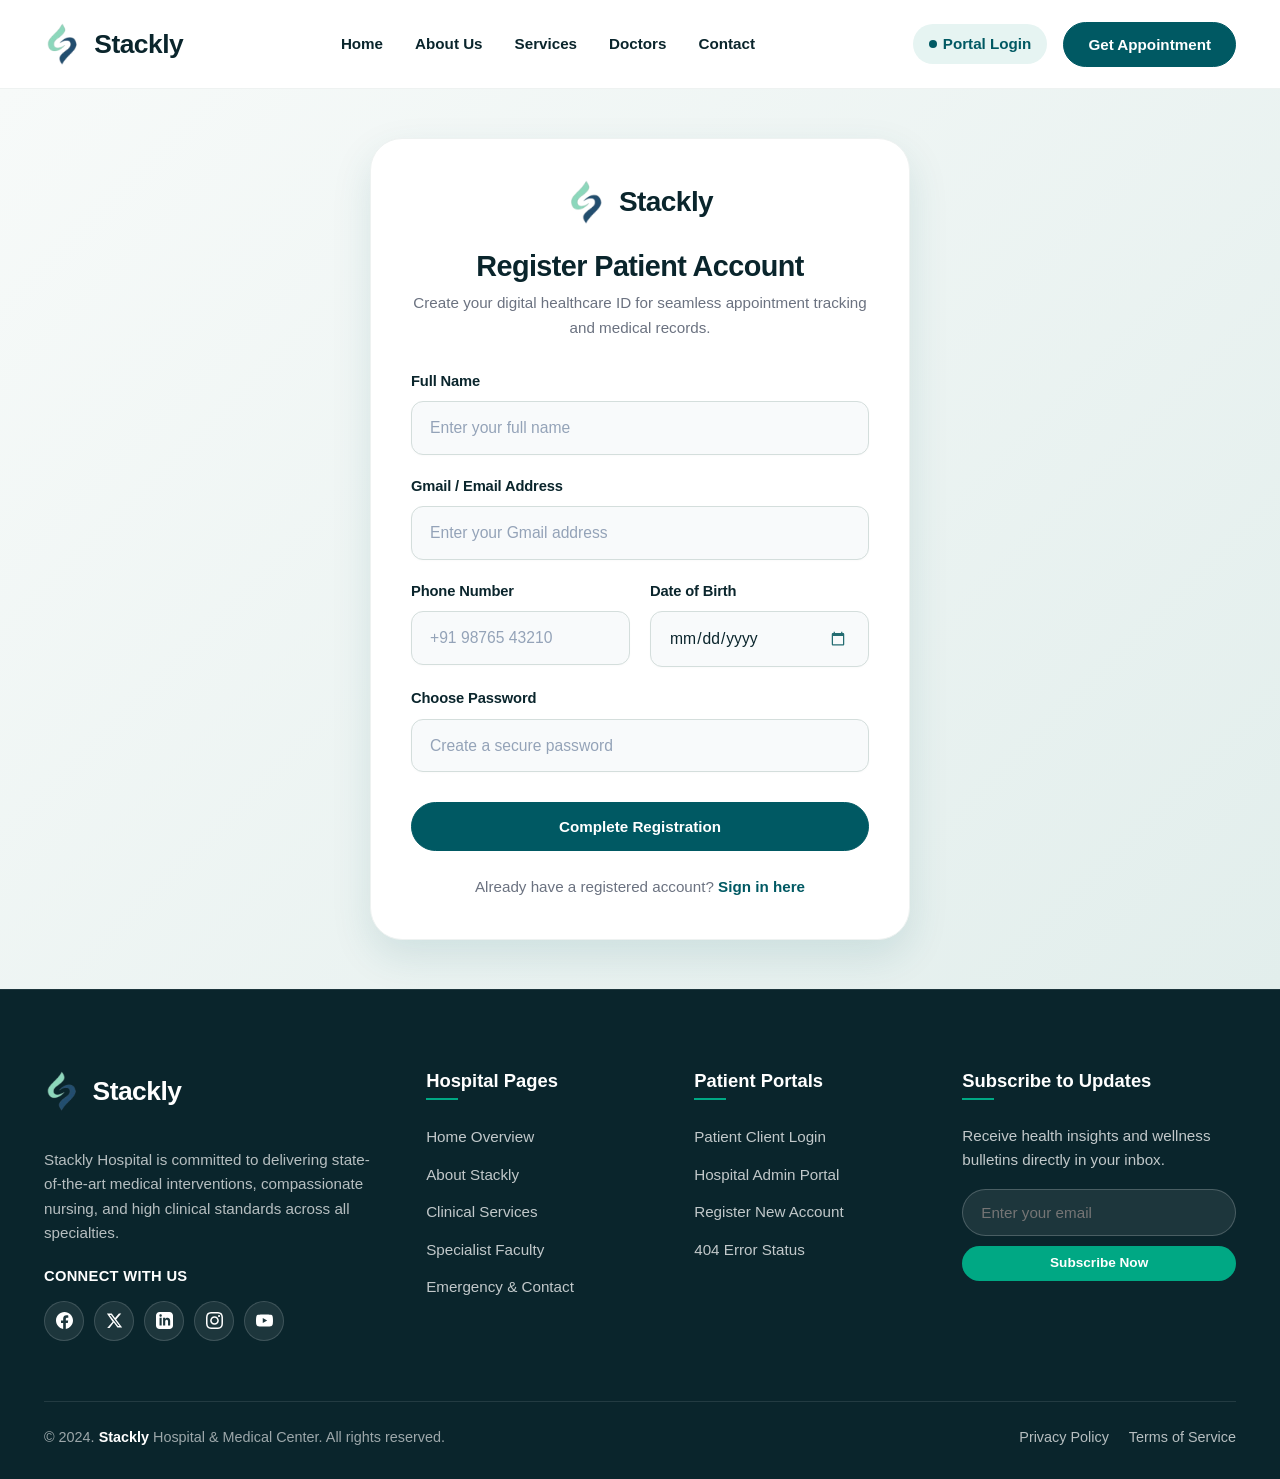
<file: signup.html>
<!DOCTYPE html>
<html lang="en">
<head>
  <meta charset="UTF-8">
  <meta name="viewport" content="width=device-width, initial-scale=1.0">
  <title>Stackly</title>
  <meta name="description" content="Register your patient portal account at Stackly Hospital to manage appointments, clinical reports, and prescriptions.">
  <link rel="stylesheet" href="assets/css/style.css">
  <link rel="stylesheet" href="assets/css/dashboard.css">
  <link rel="stylesheet" href="assets/css/responsive.css">
</head>
<body>

  <!-- ==================== SHARED HEADER ==================== -->
  <header class="site-header">
    <div class="container">
      <div class="header-inner">
        <a href="index.html" class="site-logo">
          <img src="assets/images/logo.webp" alt="Stackly Hospital Logo">
          <span class="logo-text">Stackly</span>
        </a>

        <!-- 5 Nav List Items -->
        <nav class="main-nav" aria-label="Main Navigation">
          <a href="index.html" class="nav-link">Home</a>
          <a href="about.html" class="nav-link">About Us</a>
          <a href="services.html" class="nav-link">Services</a>
          <a href="doctors.html" class="nav-link">Doctors</a>
          <a href="contact.html" class="nav-link">Contact</a>
        </nav>

        <div class="header-actions">
          <a href="login.html" class="auth-nav-link">
            <span class="badge-dot"></span>
            Portal Login
          </a>
          <a href="#book-appointment" class="btn btn-primary open-appointment-modal">
            Get Appointment
          </a>
          <button class="mobile-toggle" aria-label="Toggle navigation drawer">
            <div class="hamburger-box">
              <span class="hamburger-line"></span>
              <span class="hamburger-line"></span>
              <span class="hamburger-line"></span>
            </div>
          </button>
        </div>
      </div>
    </div>

    <!-- Mobile Drawer -->
    <div class="mobile-nav-drawer">
      <a href="index.html" class="mobile-nav-link">Home</a>
      <a href="about.html" class="mobile-nav-link">About Us</a>
      <a href="services.html" class="mobile-nav-link">Services</a>
      <a href="doctors.html" class="mobile-nav-link">Doctors</a>
      <a href="contact.html" class="mobile-nav-link">Contact</a>
      <a href="login.html" class="mobile-nav-link">Patient & Admin Login</a>
      <a href="#book-appointment" class="btn btn-primary open-appointment-modal" style="margin-top: 10px;">Get Appointment</a>
    </div>
  </header>

  <!-- ==================== SIGNUP FORM SECTION ==================== -->
  <div class="auth-page-wrapper">
    <div class="auth-card" style="max-width: 540px;">
      <div class="auth-header">
        <a href="index.html" class="auth-logo">
          <img src="assets/images/logo.webp" alt="Stackly Hospital Logo">
          <span class="logo-text">Stackly</span>
        </a>
        <h1 class="auth-title">Register Patient Account</h1>
        <p class="auth-desc">Create your digital healthcare ID for seamless appointment tracking and medical records.</p>
      </div>

      <form id="signup-form">
        <input type="hidden" id="signup-role" value="client">

        <div class="form-group">
          <label class="form-label" for="signup-name">Full Name</label>
          <input type="text" id="signup-name" class="form-control" placeholder="Enter your full name" required autocomplete="name">
        </div>

        <div class="form-group">
          <label class="form-label" for="signup-email">Gmail / Email Address</label>
          <input type="email" id="signup-email" class="form-control" placeholder="Enter your Gmail address" required autocomplete="email">
        </div>

        <div class="form-row-2">
          <div class="form-group">
            <label class="form-label" for="signup-phone">Phone Number</label>
            <input type="tel" id="signup-phone" class="form-control" placeholder="+91 98765 43210" required autocomplete="tel">
          </div>
          <div class="form-group">
            <label class="form-label" for="signup-dob">Date of Birth</label>
            <input type="date" id="signup-dob" class="form-control" required>
          </div>
        </div>

        <div class="form-group">
          <label class="form-label" for="signup-password">Choose Password</label>
          <input type="password" id="signup-password" class="form-control" placeholder="Create a secure password" required autocomplete="new-password">
        </div>

        <button type="submit" class="btn btn-primary" style="width: 100%; padding: 14px; margin-top: 10px;">
          Complete Registration
        </button>
      </form>

      <div class="auth-footer">
        Already have a registered account?
        <a href="login.html">Sign in here</a>
      </div>
    </div>
  </div>

  <!-- ==================== SHARED FOOTER ==================== -->
  <footer class="site-footer">
    <div class="container">
      <div class="footer-top-grid">
        <div class="footer-col footer-brand">
          <a href="index.html" class="footer-logo">
            <img src="assets/images/logo.webp" alt="Stackly Hospital Logo">
            <span class="logo-text">Stackly</span>
          </a>
          <p>
            Stackly Hospital is committed to delivering state-of-the-art medical interventions, compassionate nursing, and high clinical standards across all specialties.
          </p>
          <div class="footer-social-box">
            <div class="footer-social-title">Connect With Us</div>
            <div class="footer-social-links">
              <a href="404.html" class="social-link-btn" aria-label="Facebook">
                <svg viewBox="0 0 24 24"><path d="M24 12.073c0-6.627-5.373-12-12-12s-12 5.373-12 12c0 5.99 4.388 10.954 10.125 11.854v-8.385H7.078v-3.47h3.047V9.43c0-3.007 1.792-4.669 4.533-4.669 1.312 0 2.686.235 2.686.235v2.953H15.83c-1.491 0-1.956.925-1.956 1.874v2.25h3.328l-.532 3.47h-2.796v8.385C19.612 23.027 24 18.062 24 12.073z"/></svg>
              </a>
              <a href="404.html" class="social-link-btn" aria-label="X (Twitter)">
                <svg viewBox="0 0 24 24"><path d="M18.244 2.25h3.308l-7.227 8.26 8.502 11.24H16.17l-5.214-6.817L4.99 22.75H1.68l7.73-8.835L1.254 2.25H8.08l4.713 6.231zm-1.161 17.52h1.833L7.084 4.126H5.117z"/></svg>
              </a>
              <a href="404.html" class="social-link-btn" aria-label="LinkedIn">
                <svg viewBox="0 0 24 24"><path d="M19 0h-14c-2.761 0-5 2.239-5 5v14c0 2.761 2.239 5 5 5h14c2.762 0 5-2.239 5-5v-14c0-2.761-2.238-5-5-5zm-11 19h-3v-11h3v11zm-1.5-12.268c-.966 0-1.75-.79-1.75-1.764s.784-1.764 1.75-1.764 1.75.79 1.75 1.764-.783 1.764-1.75 1.764zm13.5 12.268h-3v-5.604c0-3.368-4-3.113-4 0v5.604h-3v-11h3v1.765c1.396-2.586 7-2.777 7 2.476v6.759z"/></svg>
              </a>
              <a href="404.html" class="social-link-btn" aria-label="Instagram">
                <svg viewBox="0 0 24 24"><path d="M12 2.163c3.204 0 3.584.012 4.85.07 3.252.148 4.771 1.691 4.919 4.919.058 1.265.069 1.645.069 4.849 0 3.205-.012 3.584-.069 4.849-.149 3.225-1.664 4.771-4.919 4.919-1.266.058-1.644.07-4.85.07-3.204 0-3.584-.012-4.849-.07-3.26-.149-4.771-1.699-4.919-4.92-.058-1.265-.07-1.644-.07-4.849 0-3.204.013-3.583.07-4.849.149-3.227 1.664-4.771 4.919-4.919 1.266-.057 1.645-.069 4.849-.069zm0-2.163c-3.259 0-3.667.014-4.947.072-4.358.2-6.78 2.618-6.98 6.98-.059 1.281-.073 1.689-.073 4.948 0 3.259.014 3.668.072 4.948.2 4.358 2.618 6.78 6.98 6.98 1.281.058 1.689.072 4.948.072 3.259 0 3.668-.014 4.948-.072 4.354-.2 6.782-2.618 6.979-6.98.059-1.28.073-1.689.073-4.948 0-3.259-.014-3.667-.072-4.947-.196-4.354-2.617-6.78-6.979-6.98-1.281-.059-1.69-.073-4.949-.073zm0 5.838c-3.403 0-6.162 2.759-6.162 6.162s2.759 6.163 6.162 6.163 6.162-2.759 6.162-6.163c0-3.403-2.759-6.162-6.162-6.162zm0 10.162c-2.209 0-4-1.79-4-4 0-2.209 1.791-4 4-4s4 1.791 4 4c0 2.21-1.791 4-4 4zm6.406-11.845c-.796 0-1.441.645-1.441 1.44s.645 1.44 1.441 1.44c.795 0 1.439-.645 1.439-1.44s-.644-1.44-1.439-1.44z"/></svg>
              </a>
              <a href="404.html" class="social-link-btn" aria-label="YouTube">
                <svg viewBox="0 0 24 24"><path d="M23.498 6.186a3.016 3.016 0 0 0-2.122-2.136C19.505 3.545 12 3.545 12 3.545s-7.505 0-9.377.505A3.017 3.017 0 0 0 .502 6.186C0 8.07 0 12 0 12s0 3.93.502 5.814a3.016 3.016 0 0 0 2.122 2.136c1.871.505 9.376.505 9.376.505s7.505 0 9.377-.505a3.015 3.015 0 0 0 2.122-2.136C24 15.93 24 12 24 12s0-3.93-.502-5.814zM9.545 15.568V8.432L15.818 12l-6.273 3.568z"/></svg>
              </a>
            </div>
          </div>
        </div>
        <div class="footer-col">
          <h4>Hospital Pages</h4>
          <ul class="footer-links">
            <li><a href="index.html">Home Overview</a></li>
            <li><a href="about.html">About Stackly</a></li>
            <li><a href="services.html">Clinical Services</a></li>
            <li><a href="doctors.html">Specialist Faculty</a></li>
            <li><a href="contact.html">Emergency & Contact</a></li>
          </ul>
        </div>
        <div class="footer-col">
          <h4>Patient Portals</h4>
          <ul class="footer-links">
            <li><a href="login.html">Patient Client Login</a></li>
            <li><a href="login.html">Hospital Admin Portal</a></li>
            <li><a href="signup.html">Register New Account</a></li>
            <li><a href="404.html">404 Error Status</a></li>
          </ul>
        </div>
        <div class="footer-col footer-newsletter">
          <h4>Subscribe to Updates</h4>
          <p>Receive health insights and wellness bulletins directly in your inbox.</p>
          <form class="footer-form" action="404.html" method="GET">
            <input type="email" class="footer-input" placeholder="Enter your email" required>
            <button type="submit" class="btn btn-accent btn-sm">Subscribe Now</button>
          </form>
        </div>
      </div>

      <div class="footer-bottom">
        <div>
          © 2024. <a href="index.html" style="color: #ffffff; font-weight: 600;">Stackly</a> Hospital & Medical Center. All rights reserved.
        </div>
        <div style="display: flex; gap: 20px;">
          <a href="404.html">Privacy Policy</a>
          <a href="404.html">Terms of Service</a>
        </div>
      </div>
    </div>
  </footer>

  <script src="assets/js/main.js"></script>
  <script src="assets/js/auth.js"></script>
</body>
</html>
</file>
<file: assets/css/style.css>
/* ==========================================================================
   STACKLY HOSPITAL & HEALTHCARE - MAIN STYLESHEET
   Inspired by Ovicare Modern Healthcare Design System
   ========================================================================== */

:root {
  --primary: #005963;
  --primary-dark: #003d44;
  --primary-light: #e6f4f2;
  --accent: #00a884;
  --accent-light: #d1fae5;
  --secondary: #0a252c;
  --text-main: #1f2937;
  --text-muted: #6b7280;
  --text-light: #9ca3af;
  --bg-main: #ffffff;
  --bg-alt: #f7faf9;
  --bg-card: #ffffff;
  --border-color: #e5e7eb;
  --border-light: #eef2f1;
  --font-family: 'Plus Jakarta Sans', -apple-system, BlinkMacSystemFont, 'Segoe UI', Roboto, Helvetica, Arial, sans-serif;
  --radius-sm: 8px;
  --radius-md: 16px;
  --radius-lg: 24px;
  --radius-xl: 32px;
  --radius-full: 9999px;
  --shadow-sm: 0 2px 4px rgba(0, 89, 99, 0.04);
  --shadow-md: 0 8px 24px rgba(0, 89, 99, 0.08);
  --shadow-lg: 0 16px 40px rgba(0, 89, 99, 0.12);
  --transition: all 0.3s cubic-bezier(0.4, 0, 0.2, 1);
  --max-width: 1240px;
}

/* Base Reset */
*, *::before, *::after {
  box-sizing: border-box;
  margin: 0;
  padding: 0;
}

html {
  font-size: 16px;
  scroll-behavior: smooth;
}

body {
  font-family: var(--font-family);
  color: var(--text-main);
  background-color: var(--bg-main);
  line-height: 1.6;
  -webkit-font-smoothing: antialiased;
  -moz-osx-font-smoothing: grayscale;
  overflow-x: hidden;
}

img {
  max-width: 100%;
  height: auto;
  display: block;
}

a {
  color: inherit;
  text-decoration: none;
  transition: var(--transition);
}

button, input, select, textarea {
  font-family: inherit;
  font-size: inherit;
}

/* Container */
.container {
  width: 100%;
  max-width: var(--max-width);
  margin-left: auto;
  margin-right: auto;
  padding-left: 24px;
  padding-right: 24px;
}

.container-fluid {
  width: 100%;
  padding-left: 0;
  padding-right: 0;
}

/* Typography */
h1, h2, h3, h4, h5, h6 {
  color: var(--secondary);
  font-weight: 700;
  line-height: 1.2;
}

h1 { font-size: clamp(2.5rem, 5vw, 4.2rem); letter-spacing: -0.02em; }
h2 { font-size: clamp(2rem, 3.5vw, 2.75rem); letter-spacing: -0.01em; }
h3 { font-size: clamp(1.25rem, 2vw, 1.5rem); }
p { color: var(--text-muted); font-size: 1.05rem; }

/* Buttons & Badges */
.btn {
  display: inline-flex;
  align-items: center;
  justify-content: center;
  gap: 8px;
  padding: 12px 24px;
  border-radius: var(--radius-full);
  font-weight: 600;
  font-size: 0.95rem;
  cursor: pointer;
  border: 1px solid transparent;
  transition: var(--transition);
  text-decoration: none;
  line-height: 1.25;
}

.btn-primary {
  background-color: var(--primary);
  color: #ffffff;
  border-color: var(--primary);
}

.btn-primary:hover {
  background-color: var(--primary-dark);
  border-color: var(--primary-dark);
  transform: translateY(-2px);
  box-shadow: var(--shadow-md);
  color: #ffffff;
}

.btn-secondary {
  background-color: transparent;
  color: var(--secondary);
  border-color: #d1d5db;
}

.btn-secondary:hover {
  background-color: var(--primary-light);
  border-color: var(--primary);
  color: var(--primary);
}

.btn-accent {
  background-color: var(--accent);
  color: #ffffff;
}

.btn-accent:hover {
  background-color: #008f70;
  transform: translateY(-2px);
  box-shadow: var(--shadow-md);
}

.btn-sm {
  padding: 8px 18px;
  font-size: 0.85rem;
}

.badge {
  display: inline-flex;
  align-items: center;
  gap: 6px;
  padding: 6px 14px;
  border-radius: var(--radius-full);
  font-size: 0.85rem;
  font-weight: 600;
  text-transform: uppercase;
  letter-spacing: 0.05em;
  background-color: var(--primary-light);
  color: var(--primary);
}

.badge-accent {
  background-color: var(--accent-light);
  color: var(--accent);
}

.badge-dot {
  width: 8px;
  height: 8px;
  border-radius: 50%;
  background-color: currentColor;
}

/* Section Header Component */
.section-header {
  margin-bottom: 50px;
}

.section-header.text-center {
  text-align: center;
  max-width: 700px;
  margin-left: auto;
  margin-right: auto;
}

.section-subtitle {
  color: var(--accent);
  font-size: 0.95rem;
  font-weight: 700;
  text-transform: uppercase;
  letter-spacing: 0.1em;
  display: flex;
  align-items: center;
  gap: 8px;
  margin-bottom: 12px;
}

.section-header.text-center .section-subtitle {
  justify-content: center;
}

.section-title {
  color: var(--secondary);
  margin-bottom: 16px;
}

/* ==========================================================================
   HEADER & NAVIGATION
   ========================================================================== */
.site-header {
  position: sticky;
  top: 0;
  left: 0;
  width: 100%;
  z-index: 1000;
  background-color: rgba(255, 255, 255, 0.95);
  backdrop-filter: blur(12px);
  border-bottom: 1px solid var(--border-light);
  transition: var(--transition);
}

.header-inner {
  display: flex;
  align-items: center;
  justify-content: space-between;
  height: 88px;
}

.site-logo {
  display: flex;
  align-items: center;
  gap: 12px;
  text-decoration: none;
}

.site-logo img {
  height: 44px;
  width: auto;
  display: block;
}

.site-logo span,
.site-logo .logo-text {
  font-family: var(--font-heading);
  font-size: 1.65rem;
  font-weight: 800;
  color: var(--secondary);
  letter-spacing: -0.02em;
  line-height: 1;
  transition: var(--transition);
}

.site-logo:hover span,
.site-logo:hover .logo-text {
  color: var(--primary);
}

.main-nav {
  display: flex;
  align-items: center;
  gap: 32px;
}

.nav-link {
  font-weight: 600;
  font-size: 0.95rem;
  color: var(--secondary);
  position: relative;
  padding: 6px 0;
}

.nav-link::after {
  content: '';
  position: absolute;
  bottom: 0;
  left: 0;
  width: 0%;
  height: 2px;
  background-color: var(--primary);
  transition: var(--transition);
}

.nav-link:hover::after,
.nav-link.active::after {
  width: 100%;
}

.nav-link.active {
  color: var(--primary);
}

.header-actions {
  display: flex;
  align-items: center;
  gap: 16px;
}

.auth-nav-link {
  font-weight: 600;
  font-size: 0.95rem;
  color: var(--primary);
  padding: 8px 16px;
  border-radius: var(--radius-full);
  background-color: var(--primary-light);
  display: inline-flex;
  align-items: center;
  gap: 6px;
}

.auth-nav-link:hover {
  background-color: var(--primary);
  color: #ffffff;
}

.mobile-toggle {
  display: none;
  background: none;
  border: none;
  cursor: pointer;
  padding: 8px;
}

.hamburger-box {
  width: 26px;
  height: 20px;
  display: flex;
  flex-direction: column;
  justify-content: space-between;
}

.hamburger-line {
  height: 2.5px;
  background-color: var(--secondary);
  border-radius: 2px;
  transition: var(--transition);
}

/* Mobile Drawer */
.mobile-nav-drawer {
  position: fixed;
  top: 88px;
  left: 0;
  width: 100%;
  height: calc(100vh - 88px);
  background-color: #ffffff;
  display: flex;
  flex-direction: column;
  padding: 32px 24px;
  gap: 20px;
  transform: translateX(-100%);
  transition: transform 0.35s ease-in-out;
  z-index: 999;
  overflow-y: auto;
}

.mobile-nav-drawer.open {
  transform: translateX(0);
}

.mobile-nav-link {
  font-size: 1.25rem;
  font-weight: 600;
  color: var(--secondary);
  padding: 12px 0;
  border-bottom: 1px solid var(--border-light);
}

.mobile-nav-link.active {
  color: var(--primary);
}

/* ==========================================================================
   TICKER / MARQUEE SECTION
   ========================================================================== */
.marquee-section {
  background-color: var(--primary-dark);
  color: #ffffff;
  padding: 18px 0;
  overflow: hidden;
  position: relative;
  border-top: 1px solid rgba(255, 255, 255, 0.1);
  border-bottom: 1px solid rgba(255, 255, 255, 0.1);
}

.marquee-track {
  display: flex;
  width: max-content;
  animation: marqueeScroll 25s linear infinite;
  gap: 30px;
}

.marquee-item {
  display: inline-flex;
  align-items: center;
  gap: 16px;
  font-size: 1.15rem;
  font-weight: 600;
  letter-spacing: 0.04em;
  text-transform: uppercase;
  white-space: nowrap;
}

.marquee-icon {
  width: 18px;
  height: 18px;
  opacity: 0.8;
}

@keyframes marqueeScroll {
  0% { transform: translateX(0); }
  100% { transform: translateX(-50%); }
}

/* ==========================================================================
   HOMEPAGE & GENERAL SECTIONS
   ========================================================================== */

/* 1. Hero Section */
.hero-section {
  padding: 60px 0 80px;
  background: linear-gradient(180deg, #ffffff 0%, var(--bg-alt) 100%);
  overflow: hidden;
}

.hero-grid {
  display: grid;
  grid-template-columns: 1.1fr 0.9fr;
  align-items: center;
  gap: 50px;
}

.hero-content {
  display: flex;
  flex-direction: column;
  gap: 24px;
}

.hero-headline {
  font-size: clamp(2.8rem, 5vw, 4.2rem);
  line-height: 1.1;
  color: var(--secondary);
}

.hero-headline span.text-primary {
  color: var(--primary);
  display: inline-block;
  position: relative;
}

.hero-desc {
  font-size: 1.15rem;
  line-height: 1.7;
  max-width: 540px;
}

.hero-cta-group {
  display: flex;
  align-items: center;
  gap: 16px;
  margin-top: 10px;
  flex-wrap: wrap;
}

.hero-stats-row {
  display: flex;
  align-items: center;
  gap: 32px;
  padding-top: 24px;
  border-top: 1px solid var(--border-color);
  margin-top: 12px;
}

.stat-item {
  display: flex;
  flex-direction: column;
}

.stat-num {
  font-size: 2rem;
  font-weight: 800;
  color: var(--primary);
  line-height: 1;
}

.stat-label {
  font-size: 0.85rem;
  color: var(--text-muted);
  font-weight: 500;
}

.hero-image-wrapper {
  position: relative;
}

.hero-image-container {
  border-radius: var(--radius-xl);
  overflow: hidden;
  box-shadow: var(--shadow-lg);
  position: relative;
  background-color: var(--primary-light);
}

.hero-image-container img {
  width: 100%;
  height: 540px;
  object-fit: cover;
  transition: var(--transition);
}

.hero-float-card {
  position: absolute;
  bottom: -20px;
  left: -20px;
  background-color: #ffffff;
  padding: 18px 24px;
  border-radius: var(--radius-md);
  box-shadow: var(--shadow-md);
  display: flex;
  align-items: center;
  gap: 14px;
  border: 1px solid var(--border-light);
  max-width: 280px;
}

.hero-float-icon {
  width: 48px;
  height: 48px;
  border-radius: var(--radius-full);
  background-color: var(--accent-light);
  display: flex;
  align-items: center;
  justify-content: center;
  color: var(--accent);
  font-size: 1.5rem;
}

/* 2. About Intro Section */
.about-intro-section {
  padding: 100px 0;
  background-color: #ffffff;
}

.about-intro-grid {
  display: grid;
  grid-template-columns: 1fr 1fr;
  gap: 60px;
  align-items: center;
}

.about-intro-media {
  position: relative;
}

.about-main-img {
  border-radius: var(--radius-lg);
  box-shadow: var(--shadow-md);
  width: 100%;
  height: 480px;
  object-fit: cover;
}

.about-intro-content {
  display: flex;
  flex-direction: column;
  gap: 20px;
}

.feature-check-list {
  list-style: none;
  display: flex;
  flex-direction: column;
  gap: 12px;
  margin: 10px 0;
}

.feature-check-item {
  display: flex;
  align-items: center;
  gap: 12px;
  font-weight: 600;
  color: var(--secondary);
}

.check-icon {
  width: 24px;
  height: 24px;
  border-radius: 50%;
  background-color: var(--accent-light);
  color: var(--accent);
  display: flex;
  align-items: center;
  justify-content: center;
  font-size: 0.85rem;
}

/* 3. Services Grid Section */
.services-section {
  padding: 100px 0;
  background-color: var(--bg-alt);
}

.services-grid {
  display: grid;
  grid-template-columns: repeat(auto-fill, minmax(270px, 1fr));
  gap: 30px;
}

.service-card {
  background-color: #ffffff;
  border-radius: var(--radius-lg);
  overflow: hidden;
  box-shadow: var(--shadow-sm);
  border: 1px solid var(--border-light);
  transition: var(--transition);
  display: flex;
  flex-direction: column;
}

.service-card:hover {
  transform: translateY(-6px);
  box-shadow: var(--shadow-lg);
  border-color: var(--primary-light);
}

.service-thumb {
  height: 200px;
  width: 100%;
  overflow: hidden;
  position: relative;
}

.service-thumb img {
  width: 100%;
  height: 100%;
  object-fit: cover;
  transition: transform 0.5s ease;
}

.service-card:hover .service-thumb img {
  transform: scale(1.06);
}

.service-body {
  padding: 24px;
  display: flex;
  flex-direction: column;
  flex-grow: 1;
}

.service-title {
  margin-bottom: 10px;
  color: var(--secondary);
  font-size: 1.25rem;
}

.service-desc {
  font-size: 0.95rem;
  margin-bottom: 20px;
  flex-grow: 1;
}

.service-link {
  font-weight: 600;
  color: var(--primary);
  display: inline-flex;
  align-items: center;
  gap: 6px;
  font-size: 0.95rem;
}

.service-link:hover {
  color: var(--accent);
}

/* 4. Process Steps Section */
.process-section {
  padding: 100px 0;
  background-color: #ffffff;
}

.process-grid {
  display: grid;
  grid-template-columns: 1fr 1fr;
  gap: 60px;
  align-items: center;
}

.process-steps-list {
  display: flex;
  flex-direction: column;
  gap: 24px;
}

.process-step-item {
  display: flex;
  gap: 24px;
  padding: 24px;
  border-radius: var(--radius-md);
  background-color: var(--bg-alt);
  border: 1px solid var(--border-light);
  transition: var(--transition);
}

.process-step-item:hover {
  background-color: #ffffff;
  border-color: var(--primary);
  box-shadow: var(--shadow-md);
}

.step-num {
  width: 48px;
  height: 48px;
  border-radius: 50%;
  background-color: var(--primary);
  color: #ffffff;
  font-weight: 700;
  font-size: 1.2rem;
  display: flex;
  align-items: center;
  justify-content: center;
  flex-shrink: 0;
}

.step-content h3 {
  margin-bottom: 8px;
  font-size: 1.2rem;
}

.process-media {
  position: relative;
}

.process-media img {
  border-radius: var(--radius-xl);
  box-shadow: var(--shadow-lg);
  width: 100%;
  height: 520px;
  object-fit: cover;
}

/* 5. Doctors Directory Section */
.doctors-section {
  padding: 100px 0;
  background-color: var(--bg-alt);
}

.doctors-grid {
  display: grid;
  grid-template-columns: repeat(auto-fill, minmax(280px, 1fr));
  gap: 30px;
}

.doctor-card {
  background-color: #ffffff;
  border-radius: var(--radius-lg);
  overflow: hidden;
  border: 1px solid var(--border-light);
  box-shadow: var(--shadow-sm);
  transition: var(--transition);
}

.doctor-card:hover {
  transform: translateY(-6px);
  box-shadow: var(--shadow-lg);
}

.doctor-thumb {
  height: 320px;
  position: relative;
  overflow: hidden;
  background-color: var(--primary-light);
}

.doctor-thumb img {
  width: 100%;
  height: 100%;
  object-fit: cover;
  transition: transform 0.5s ease;
}

.doctor-card:hover .doctor-thumb img {
  transform: scale(1.05);
}

.doctor-badge-rating {
  position: absolute;
  top: 16px;
  right: 16px;
  background: rgba(255, 255, 255, 0.92);
  backdrop-filter: blur(8px);
  padding: 6px 12px;
  border-radius: var(--radius-full);
  display: flex;
  align-items: center;
  gap: 6px;
  font-weight: 700;
  font-size: 0.85rem;
  color: var(--secondary);
}

.doctor-info {
  padding: 24px;
}

.doctor-name {
  font-size: 1.3rem;
  margin-bottom: 4px;
}

.doctor-specialty {
  color: var(--primary);
  font-weight: 600;
  font-size: 0.95rem;
  margin-bottom: 12px;
}

.doctor-meta {
  display: flex;
  align-items: center;
  justify-content: space-between;
  border-top: 1px solid var(--border-light);
  padding-top: 14px;
  font-size: 0.9rem;
  color: var(--text-muted);
}

/* 6. Testimonials Section */
.testimonials-section {
  padding: 100px 0;
  background-color: #ffffff;
}

.testimonials-grid {
  display: grid;
  grid-template-columns: repeat(auto-fit, minmax(320px, 1fr));
  gap: 30px;
}

.testimonial-card {
  background-color: var(--bg-alt);
  border-radius: var(--radius-lg);
  padding: 32px;
  border: 1px solid var(--border-light);
  display: flex;
  flex-direction: column;
  justify-content: space-between;
  gap: 24px;
  transition: var(--transition);
}

.testimonial-card:hover {
  background-color: #ffffff;
  border-color: var(--primary-light);
  box-shadow: var(--shadow-md);
}

.quote-icon {
  font-size: 2.5rem;
  color: var(--primary);
  opacity: 0.2;
  line-height: 1;
}

.quote-text {
  font-size: 1.05rem;
  font-style: italic;
  color: var(--secondary);
  line-height: 1.7;
}

.patient-info {
  display: flex;
  align-items: center;
  gap: 14px;
}

.patient-avatar {
  width: 50px;
  height: 50px;
  border-radius: 50%;
  object-fit: cover;
}

.patient-details h4 {
  font-size: 1.05rem;
  margin-bottom: 2px;
}

.patient-details span {
  font-size: 0.85rem;
  color: var(--text-muted);
}

/* 7. Emergency & Helpline CTA Section */
.cta-helpline-section {
  padding: 80px 0;
  background: linear-gradient(135deg, var(--secondary) 0%, var(--primary-dark) 100%);
  color: #ffffff;
  position: relative;
  overflow: hidden;
}

.cta-helpline-box {
  background: rgba(255, 255, 255, 0.05);
  border: 1px solid rgba(255, 255, 255, 0.15);
  border-radius: var(--radius-xl);
  padding: 60px 40px;
  display: flex;
  align-items: center;
  justify-content: space-between;
  gap: 40px;
  backdrop-filter: blur(10px);
}

.cta-helpline-box h2 {
  color: #ffffff;
  margin-bottom: 12px;
}

.cta-helpline-box p {
  color: rgba(255, 255, 255, 0.8);
  font-size: 1.1rem;
}

.cta-contact-numbers {
  display: flex;
  flex-direction: column;
  gap: 12px;
}

.phone-link {
  font-size: 1.8rem;
  font-weight: 800;
  color: #ffffff;
  display: inline-flex;
  align-items: center;
  gap: 12px;
}

.phone-link:hover {
  color: var(--accent);
}

/* ==========================================================================
   FOOTER
   ========================================================================== */
.site-footer {
  background-color: var(--secondary);
  color: #ffffff;
  padding: 80px 0 30px;
  position: relative;
  border-top: 1px solid rgba(255, 255, 255, 0.08);
}

.footer-top-grid {
  display: grid;
  grid-template-columns: 1.5fr 1fr 1fr 1.2fr;
  gap: 40px;
  margin-bottom: 60px;
}

.footer-col h4 {
  color: #ffffff;
  font-size: 1.15rem;
  margin-bottom: 24px;
  position: relative;
  padding-bottom: 8px;
}

.footer-col h4::after {
  content: '';
  position: absolute;
  bottom: 0;
  left: 0;
  width: 32px;
  height: 2px;
  background-color: var(--accent);
}

.footer-brand p {
  color: rgba(255, 255, 255, 0.7);
  margin: 16px 0 20px;
  font-size: 0.95rem;
  line-height: 1.6;
}

.footer-social-box {
  margin-top: 20px;
}

.footer-social-title {
  color: #ffffff;
  font-size: 0.92rem;
  font-weight: 600;
  margin-bottom: 12px;
  letter-spacing: 0.02em;
  text-transform: uppercase;
}

.footer-social-links {
  display: flex;
  align-items: center;
  gap: 10px;
  flex-wrap: wrap;
}

.social-link-btn {
  width: 40px;
  height: 40px;
  border-radius: 50%;
  background: rgba(255, 255, 255, 0.08);
  border: 1px solid rgba(255, 255, 255, 0.15);
  display: inline-flex;
  align-items: center;
  justify-content: center;
  color: #ffffff;
  transition: all 0.25s ease;
  text-decoration: none;
}

.social-link-btn svg {
  width: 17px;
  height: 17px;
  fill: currentColor;
  transition: transform 0.25s ease;
}

.social-link-btn:hover {
  background: var(--accent);
  border-color: var(--accent);
  color: #ffffff;
  transform: translateY(-3px);
  box-shadow: 0 6px 16px rgba(0, 168, 132, 0.35);
}

.social-link-btn:hover svg {
  transform: scale(1.1);
}

.svg-icon {
  display: inline-flex;
  align-items: center;
  justify-content: center;
  vertical-align: middle;
}

.svg-icon svg {
  display: block;
}

.footer-logo {
  display: inline-flex;
  align-items: center;
  gap: 12px;
  margin-bottom: 20px;
  text-decoration: none;
}

.footer-logo img {
  height: 42px;
  width: auto;
  display: block;
}

.footer-logo span,
.footer-logo .logo-text {
  font-family: var(--font-heading);
  font-size: 1.65rem;
  font-weight: 800;
  color: #ffffff;
  letter-spacing: -0.02em;
  line-height: 1;
  transition: var(--transition);
}

.footer-logo:hover span,
.footer-logo:hover .logo-text {
  color: var(--accent);
}

.footer-links {
  list-style: none;
  display: flex;
  flex-direction: column;
  gap: 12px;
}

.footer-links a {
  color: rgba(255, 255, 255, 0.75);
  font-size: 0.95rem;
  display: inline-flex;
  align-items: center;
  gap: 8px;
}

.footer-links a:hover {
  color: #ffffff;
  transform: translateX(4px);
}

.footer-newsletter p {
  color: rgba(255, 255, 255, 0.75);
  margin-bottom: 16px;
  font-size: 0.95rem;
}

.footer-form {
  display: flex;
  flex-direction: column;
  gap: 10px;
}

.footer-input {
  width: 100%;
  padding: 14px 18px;
  border-radius: var(--radius-full);
  border: 1px solid rgba(255, 255, 255, 0.2);
  background-color: rgba(255, 255, 255, 0.08);
  color: #ffffff;
  outline: none;
  font-size: 0.95rem;
  transition: var(--transition);
}

.footer-input:focus {
  border-color: var(--accent);
  background-color: rgba(255, 255, 255, 0.15);
}

.footer-appointment-banner {
  background: rgba(255, 255, 255, 0.05);
  border: 1px solid rgba(255, 255, 255, 0.1);
  border-radius: var(--radius-lg);
  padding: 30px;
  margin-bottom: 50px;
  display: flex;
  align-items: center;
  justify-content: space-between;
  gap: 30px;
}

.footer-appointment-text h3 {
  color: #ffffff;
  margin-bottom: 6px;
}

.footer-appointment-text p {
  color: rgba(255, 255, 255, 0.75);
}

.footer-bottom {
  border-top: 1px solid rgba(255, 255, 255, 0.1);
  padding-top: 24px;
  display: flex;
  align-items: center;
  justify-content: space-between;
  flex-wrap: wrap;
  gap: 16px;
  font-size: 0.9rem;
  color: rgba(255, 255, 255, 0.6);
}

.footer-bottom a {
  color: rgba(255, 255, 255, 0.7);
}

.footer-bottom a:hover {
  color: #ffffff;
}

/* ==========================================================================
   GLOBAL FORM & INPUT STYLING SYSTEM
   Modern, Accessible, High-Converting Healthcare UI
   ========================================================================== */
.form-group {
  margin-bottom: 20px;
  position: relative;
  text-align: left;
}

.form-row-2 {
  display: grid;
  grid-template-columns: 1fr 1fr;
  gap: 20px;
  margin-bottom: 0;
}

.form-label {
  display: flex;
  align-items: center;
  justify-content: space-between;
  font-size: 0.92rem;
  font-weight: 600;
  color: var(--secondary);
  margin-bottom: 8px;
  letter-spacing: -0.01em;
}

.form-label .required-dot {
  color: #ef4444;
  margin-left: 4px;
}

.form-control {
  display: block;
  width: 100% !important;
  box-sizing: border-box;
  padding: 14px 18px;
  font-family: var(--font-family);
  font-size: 0.98rem;
  color: var(--secondary);
  background-color: #f8fafb;
  border: 1.5px solid #d4dedc;
  border-radius: 12px;
  transition: all 0.25s cubic-bezier(0.4, 0, 0.2, 1);
  outline: none;
  box-shadow: 0 1px 2px rgba(0, 0, 0, 0.02);
  line-height: 1.5;
}

.form-control::placeholder {
  color: #94a3b8;
  font-weight: 400;
  opacity: 1;
}

.form-control:hover {
  border-color: #005963;
  background-color: #ffffff;
}

.form-control:focus {
  border-color: #005963;
  background-color: #ffffff;
  box-shadow: 0 0 0 4px rgba(0, 89, 99, 0.12), 0 2px 8px rgba(0, 89, 99, 0.05);
}

/* Custom Select Dropdown */
select.form-control {
  appearance: none;
  -webkit-appearance: none;
  -moz-appearance: none;
  background-image: url("data:image/svg+xml,%3Csvg xmlns='http://www.w3.org/2000/svg' width='16' height='16' viewBox='0 0 24 24' fill='none' stroke='%23005963' stroke-width='2.5' stroke-linecap='round' stroke-linejoin='round'%3E%3Cpolyline points='6 9 12 15 18 9'%3E%3C/polyline%3E%3C/svg%3E");
  background-repeat: no-repeat;
  background-position: right 18px center;
  padding-right: 48px;
  cursor: pointer;
}

select.form-control option {
  color: var(--secondary);
  background-color: #ffffff;
  padding: 10px;
}

/* Custom Date Picker */
input[type="date"].form-control {
  cursor: pointer;
  position: relative;
  min-height: 52px;
}

input[type="date"].form-control::-webkit-calendar-picker-indicator {
  cursor: pointer;
  filter: invert(24%) sepia(45%) saturate(1450%) hue-rotate(145deg) brightness(92%) contrast(102%);
  opacity: 0.85;
  padding: 4px;
  transition: opacity 0.2s;
}

input[type="date"].form-control::-webkit-calendar-picker-indicator:hover {
  opacity: 1;
}

/* Custom Textarea */
textarea.form-control {
  min-height: 120px;
  resize: vertical;
}

/* Modal styles for appointments */
.modal-overlay {
  position: fixed;
  top: 0;
  left: 0;
  width: 100%;
  height: 100%;
  background: rgba(10, 37, 44, 0.75);
  backdrop-filter: blur(8px);
  z-index: 2000;
  display: flex;
  align-items: center;
  justify-content: center;
  padding: 24px;
  opacity: 0;
  visibility: hidden;
  transition: all 0.3s cubic-bezier(0.4, 0, 0.2, 1);
}

.modal-overlay.active {
  opacity: 1;
  visibility: visible;
}

.modal-card {
  background: #ffffff;
  border-radius: 28px;
  max-width: 580px;
  width: 100%;
  padding: 44px 40px;
  box-shadow: 0 24px 60px rgba(0, 48, 58, 0.25);
  position: relative;
  transform: translateY(24px) scale(0.98);
  transition: all 0.3s cubic-bezier(0.4, 0, 0.2, 1);
  max-height: 90vh;
  overflow-y: auto;
  border: 1px solid rgba(0, 89, 99, 0.08);
}

.modal-overlay.active .modal-card {
  transform: translateY(0) scale(1);
}

.modal-close {
  position: absolute;
  top: 24px;
  right: 24px;
  width: 38px;
  height: 38px;
  border-radius: 50%;
  background: #f1f5f9;
  border: 1px solid #e2e8f0;
  font-size: 1.3rem;
  line-height: 1;
  display: flex;
  align-items: center;
  justify-content: center;
  cursor: pointer;
  color: #64748b;
  transition: all 0.25s ease;
}

.modal-close:hover {
  background: #fee2e2;
  color: #ef4444;
  border-color: #fca5a5;
  transform: rotate(90deg);
}

.modal-header {
  margin-bottom: 28px;
  text-align: left;
}

.modal-title {
  font-size: 1.85rem;
  color: var(--secondary);
  margin-top: 10px;
  margin-bottom: 6px;
  letter-spacing: -0.01em;
}

.modal-subtitle {
  font-size: 0.95rem;
  color: var(--text-muted);
}

.modal-submit-btn {
  width: 100%;
  padding: 16px 24px;
  font-size: 1.05rem;
  font-weight: 700;
  border-radius: var(--radius-full);
  background: linear-gradient(135deg, var(--primary) 0%, var(--primary-dark) 100%);
  color: #ffffff;
  border: none;
  cursor: pointer;
  box-shadow: 0 8px 24px rgba(0, 89, 99, 0.25);
  transition: all 0.3s ease;
  margin-top: 8px;
  display: inline-flex;
  align-items: center;
  justify-content: center;
  gap: 8px;
}

.modal-submit-btn:hover {
  transform: translateY(-2px);
  box-shadow: 0 12px 30px rgba(0, 89, 99, 0.35);
  background: linear-gradient(135deg, var(--primary-dark) 0%, #002d32 100%);
}
</file>
<file: assets/css/responsive.css>
/* ==========================================================================
   STACKLY HOSPITAL - COMPREHENSIVE RESPONSIVE STYLESHEET
   Explicit Media Queries from 320px Screen to All Screens Separately
   ========================================================================== */

/* ==========================================================================
   1. SMALL MOBILE SCREENS (320px to 480px)
   ========================================================================== */
@media screen and (min-width: 320px) and (max-width: 480px) {
  html {
    font-size: 14px;
  }

  .container {
    padding-left: 16px;
    padding-right: 16px;
  }

  /* Header */
  .header-inner {
    height: 72px;
  }

  .site-logo img {
    height: 36px;
  }

  .site-logo span,
  .site-logo .logo-text {
    font-size: 1.35rem;
  }

  .main-nav {
    display: none;
  }

  .header-actions .btn {
    display: none;
  }

  /* Small Screens (320px - 480px) Button Scaling */
  .btn {
    padding: 9px 18px;
    font-size: 0.85rem;
    gap: 6px;
  }

  .btn-sm {
    padding: 6px 12px;
    font-size: 0.78rem;
    gap: 5px;
  }

  .btn-lg {
    padding: 11px 20px;
    font-size: 0.9rem;
  }

  .modal-submit-btn {
    padding: 11px 16px;
    font-size: 0.88rem;
  }

  .role-tab-btn {
    padding: 7px 12px;
    font-size: 0.82rem;
  }

  .auth-nav-link {
    padding: 6px 12px;
    font-size: 0.8rem;
  }

  .mobile-toggle {
    display: block;
  }

  .mobile-nav-drawer {
    top: 72px;
    height: calc(100vh - 72px);
    padding: 24px 16px;
  }

  /* Hero Section */
  .hero-section {
    padding: 40px 0 60px;
  }

  .hero-grid {
    grid-template-columns: 1fr;
    gap: 36px;
  }

  .hero-headline {
    font-size: 2.2rem;
  }

  .hero-desc {
    font-size: 1rem;
  }

  .hero-cta-group {
    flex-direction: column;
    align-items: stretch;
    width: 100%;
  }

  .hero-cta-group .btn {
    width: 100%;
  }

  .hero-stats-row {
    flex-wrap: wrap;
    gap: 20px;
  }

  .stat-num {
    font-size: 1.6rem;
  }

  .hero-image-container img {
    height: 320px;
  }

  .hero-float-card {
    position: static;
    margin-top: 16px;
    max-width: 100%;
  }

  /* About Intro Section */
  .about-intro-section {
    padding: 60px 0;
  }

  .about-intro-grid {
    grid-template-columns: 1fr;
    gap: 36px;
  }

  .about-main-img {
    height: 280px;
  }

  /* Services Grid */
  .services-section {
    padding: 60px 0;
  }

  .services-grid {
    grid-template-columns: 1fr;
    gap: 20px;
  }

  /* Process Section */
  .process-section {
    padding: 60px 0;
  }

  .process-grid {
    grid-template-columns: 1fr;
    gap: 36px;
  }

  .process-step-item {
    flex-direction: column;
    gap: 14px;
    padding: 16px;
  }

  .process-media img {
    height: 300px;
  }

  /* Doctors Grid */
  .doctors-section {
    padding: 60px 0;
  }

  .doctors-grid {
    grid-template-columns: 1fr;
    gap: 24px;
  }

  .doctor-thumb {
    height: 280px;
  }

  /* Testimonials */
  .testimonials-section {
    padding: 60px 0;
  }

  .testimonials-grid {
    grid-template-columns: 1fr;
    gap: 20px;
  }

  /* Helpline CTA */
  .cta-helpline-section {
    padding: 50px 0;
  }

  .cta-helpline-box {
    padding: 30px 20px;
    flex-direction: column;
    text-align: center;
    gap: 24px;
  }

  .phone-link {
    font-size: 1.4rem;
    justify-content: center;
  }

  /* Footer */
  .site-footer {
    padding: 60px 0 24px;
  }

  .footer-top-grid {
    grid-template-columns: 1fr;
    gap: 36px;
  }

  .footer-appointment-banner {
    flex-direction: column;
    text-align: center;
    padding: 24px 16px;
    gap: 20px;
  }

  .footer-bottom {
    flex-direction: column;
    text-align: center;
    gap: 12px;
  }

  /* Forms & Modal */
  .modal-card {
    padding: 28px 18px;
    border-radius: 20px;
  }

  .modal-title {
    font-size: 1.45rem;
  }

  .modal-close {
    top: 16px;
    right: 16px;
    width: 34px;
    height: 34px;
  }

  .form-row-2 {
    grid-template-columns: 1fr;
    gap: 0;
  }

  .form-control {
    padding: 12px 14px;
    font-size: 0.95rem;
  }

  .modal-submit-btn {
    padding: 14px 18px;
    font-size: 0.95rem;
  }
}

/* ==========================================================================
   2. LARGE MOBILE & MOBILE LANDSCAPE (481px to 767px)
   ========================================================================== */
@media screen and (min-width: 481px) and (max-width: 767px) {
  html {
    font-size: 15px;
  }

  .container {
    padding-left: 20px;
    padding-right: 20px;
  }

  .header-inner {
    height: 80px;
  }

  .main-nav {
    display: none;
  }

  .header-actions .btn {
    display: none;
  }

  /* Medium Mobile / Small Tablet (481px - 767px) Button Scaling */
  .btn {
    padding: 10px 20px;
    font-size: 0.88rem;
    gap: 8px;
  }

  .btn-sm {
    padding: 7px 14px;
    font-size: 0.82rem;
    gap: 6px;
  }

  .role-tab-btn {
    padding: 8px 14px;
    font-size: 0.85rem;
  }

  .mobile-toggle {
    display: block;
  }

  .mobile-nav-drawer {
    top: 80px;
    height: calc(100vh - 80px);
  }

  .hero-section {
    padding: 50px 0 70px;
  }

  .hero-grid {
    grid-template-columns: 1fr;
    gap: 40px;
  }

  .hero-headline {
    font-size: 2.6rem;
  }

  .hero-image-container img {
    height: 400px;
  }

  .about-intro-grid {
    grid-template-columns: 1fr;
    gap: 40px;
  }

  .about-main-img {
    height: 340px;
  }

  .services-grid {
    grid-template-columns: repeat(2, 1fr);
    gap: 24px;
  }

  .process-grid {
    grid-template-columns: 1fr;
    gap: 40px;
  }

  .process-media img {
    height: 380px;
  }

  .doctors-grid {
    grid-template-columns: repeat(2, 1fr);
    gap: 24px;
  }

  .testimonials-grid {
    grid-template-columns: 1fr;
  }

  .cta-helpline-box {
    flex-direction: column;
    text-align: center;
    padding: 40px 24px;
  }

  .phone-link {
    justify-content: center;
  }

  .footer-top-grid {
    grid-template-columns: repeat(2, 1fr);
    gap: 32px;
  }

  .footer-appointment-banner {
    flex-direction: column;
    text-align: center;
  }

  .form-row-2 {
    grid-template-columns: 1fr;
    gap: 0;
  }

  .modal-card {
    padding: 32px 24px;
    border-radius: 24px;
  }
}

/* ==========================================================================
   3. TABLETS (768px to 991px)
   ========================================================================== */
@media screen and (min-width: 768px) and (max-width: 991px) {
  .main-nav {
    display: none;
  }

  .mobile-toggle {
    display: block;
  }

  .hero-grid {
    grid-template-columns: 1fr;
    gap: 50px;
  }

  .hero-image-container img {
    height: 460px;
  }

  .about-intro-grid {
    grid-template-columns: 1fr 1fr;
    gap: 36px;
  }

  .services-grid {
    grid-template-columns: repeat(2, 1fr);
    gap: 24px;
  }

  .process-grid {
    grid-template-columns: 1.1fr 0.9fr;
    gap: 36px;
  }

  .doctors-grid {
    grid-template-columns: repeat(2, 1fr);
    gap: 24px;
  }

  .testimonials-grid {
    grid-template-columns: repeat(2, 1fr);
    gap: 24px;
  }

  .cta-helpline-box {
    padding: 48px 32px;
  }

  .footer-top-grid {
    grid-template-columns: repeat(2, 1fr);
    gap: 36px;
  }
}

/* ==========================================================================
   4. SMALL DESKTOPS & LAPTOPS (992px to 1199px)
   ========================================================================== */
@media screen and (min-width: 992px) and (max-width: 1199px) {
  .main-nav {
    display: flex;
    gap: 20px;
  }

  .mobile-toggle {
    display: none;
  }

  .hero-headline {
    font-size: 3.2rem;
  }

  .hero-image-container img {
    height: 480px;
  }

  .services-grid {
    grid-template-columns: repeat(3, 1fr);
    gap: 24px;
  }

  .doctors-grid {
    grid-template-columns: repeat(3, 1fr);
    gap: 24px;
  }

  .testimonials-grid {
    grid-template-columns: repeat(3, 1fr);
    gap: 20px;
  }

  .footer-top-grid {
    grid-template-columns: 1.4fr 1fr 1fr 1.2fr;
    gap: 30px;
  }
}

/* ==========================================================================
   5. STANDARD DESKTOPS (1200px to 1440px)
   ========================================================================== */
@media screen and (min-width: 1200px) and (max-width: 1440px) {
  .main-nav {
    display: flex;
    gap: 32px;
  }

  .mobile-toggle {
    display: none;
  }

  .hero-headline {
    font-size: 3.8rem;
  }

  .hero-image-container img {
    height: 540px;
  }

  .services-grid {
    grid-template-columns: repeat(4, 1fr);
    gap: 24px;
  }

  .doctors-grid {
    grid-template-columns: repeat(3, 1fr);
    gap: 30px;
  }

  .testimonials-grid {
    grid-template-columns: repeat(3, 1fr);
    gap: 30px;
  }
}

/* ==========================================================================
   6. LARGE SCREENS & ULTRAWIDE (1441px and above)
   ========================================================================== */
@media screen and (min-width: 1441px) {
  :root {
    --max-width: 1380px;
  }

  html {
    font-size: 17px;
  }

  .hero-headline {
    font-size: 4.4rem;
  }

  .hero-image-container img {
    height: 600px;
  }

  .services-grid {
    grid-template-columns: repeat(4, 1fr);
    gap: 32px;
  }

  .doctors-grid {
    grid-template-columns: repeat(3, 1fr);
    gap: 36px;
  }
}
</file>
<file: assets/css/dashboard.css>
/* ==========================================================================
   STACKLY HOSPITAL - AUTHENTICATION & DASHBOARD STYLES
   Client Portal, Admin Dashboard, Login & Sign Up
   ========================================================================== */

/* Auth Pages (Login & Signup) */
.auth-page-wrapper {
  min-height: 100vh;
  display: flex;
  align-items: center;
  justify-content: center;
  background: linear-gradient(135deg, var(--bg-alt) 0%, #e2eeec 100%);
  padding: 40px 20px;
}

.auth-card {
  background: #ffffff;
  border-radius: var(--radius-xl);
  box-shadow: var(--shadow-lg);
  width: 100%;
  max-width: 480px;
  padding: 40px;
  border: 1px solid var(--border-light);
  position: relative;
}

.auth-header {
  text-align: center;
  margin-bottom: 30px;
}

.auth-logo {
  display: inline-flex;
  align-items: center;
  gap: 12px;
  margin-bottom: 24px;
  text-decoration: none;
}

.auth-logo img {
  height: 46px;
  width: auto;
  display: block;
}

.auth-logo span,
.auth-logo .logo-text {
  font-family: var(--font-heading);
  font-size: 1.75rem;
  font-weight: 800;
  color: var(--secondary);
  letter-spacing: -0.02em;
  line-height: 1;
  transition: var(--transition);
}

.auth-logo:hover span,
.auth-logo:hover .logo-text {
  color: var(--primary);
}

.auth-title {
  font-size: 1.8rem;
  color: var(--secondary);
  margin-bottom: 8px;
}

.auth-desc {
  font-size: 0.95rem;
  color: var(--text-muted);
}

/* Dual Portal Switcher */
.role-tabs {
  display: flex;
  background-color: var(--bg-alt);
  padding: 6px;
  border-radius: var(--radius-full);
  margin-bottom: 28px;
  border: 1px solid var(--border-color);
}

.role-tab-btn {
  flex: 1;
  padding: 10px 16px;
  border: none;
  background: none;
  border-radius: var(--radius-full);
  font-weight: 600;
  font-size: 0.9rem;
  color: var(--text-muted);
  cursor: pointer;
  transition: var(--transition);
  text-align: center;
}

.role-tab-btn.active {
  background-color: var(--primary);
  color: #ffffff;
  box-shadow: 0 4px 12px rgba(0, 89, 99, 0.25);
}

.form-group {
  margin-bottom: 20px;
}

.form-label {
  display: block;
  font-size: 0.92rem;
  font-weight: 600;
  color: var(--secondary);
  margin-bottom: 8px;
  letter-spacing: -0.01em;
}

.form-control {
  display: block;
  width: 100% !important;
  box-sizing: border-box;
  padding: 14px 18px;
  border-radius: 12px;
  border: 1.5px solid #d4dedc;
  background-color: #f8fafb;
  font-size: 0.98rem;
  font-family: inherit;
  color: var(--secondary);
  transition: all 0.25s cubic-bezier(0.4, 0, 0.2, 1);
  outline: none;
  box-shadow: 0 1px 2px rgba(0, 0, 0, 0.02);
}

.form-control::placeholder {
  color: #94a3b8;
  font-weight: 400;
}

.form-control:hover {
  border-color: #005963;
  background-color: #ffffff;
}

.form-control:focus {
  border-color: #005963;
  background-color: #ffffff;
  box-shadow: 0 0 0 4px rgba(0, 89, 99, 0.12), 0 2px 8px rgba(0, 89, 99, 0.05);
}

.auth-footer {
  text-align: center;
  margin-top: 24px;
  font-size: 0.95rem;
  color: var(--text-muted);
}

.auth-footer a {
  color: var(--primary);
  font-weight: 600;
}

.auth-footer a:hover {
  text-decoration: underline;
}

.demo-credentials-box {
  margin-top: 24px;
  padding: 14px;
  background-color: var(--bg-alt);
  border-radius: var(--radius-md);
  border: 1px dashed var(--primary);
  font-size: 0.85rem;
}

.demo-credentials-title {
  font-weight: 700;
  color: var(--primary);
  margin-bottom: 6px;
  display: flex;
  align-items: center;
  gap: 6px;
}

.demo-chips {
  display: flex;
  gap: 8px;
  flex-wrap: wrap;
  margin-top: 8px;
}

.demo-chip {
  background: #ffffff;
  border: 1px solid var(--border-color);
  padding: 4px 10px;
  border-radius: var(--radius-full);
  cursor: pointer;
  font-size: 0.75rem;
  font-weight: 600;
  color: var(--secondary);
  transition: var(--transition);
}

.demo-chip:hover {
  background: var(--primary-light);
  border-color: var(--primary);
  color: var(--primary);
}

/* ==========================================================================
   DASHBOARD LAYOUT (Client & Admin)
   ========================================================================== */
.dashboard-wrapper {
  display: flex;
  min-height: 100vh;
  background-color: #f3f6f5;
}

/* Sidebar */
.dashboard-sidebar {
  width: 280px;
  background-color: var(--secondary);
  color: #ffffff;
  display: flex;
  flex-direction: column;
  position: sticky;
  top: 0;
  height: 100vh;
  padding: 24px 20px;
  border-right: 1px solid rgba(255, 255, 255, 0.08);
  flex-shrink: 0;
  z-index: 100;
}

.sidebar-brand {
  margin-bottom: 36px;
  padding: 0 10px;
}

.sidebar-brand a,
.sidebar-brand .sidebar-logo {
  display: flex;
  align-items: center;
  gap: 12px;
  text-decoration: none;
}

.sidebar-brand img {
  height: 40px;
  width: auto;
  display: block;
}

.sidebar-brand span,
.sidebar-brand .logo-text {
  font-family: var(--font-heading);
  font-size: 1.55rem;
  font-weight: 800;
  color: #ffffff;
  letter-spacing: -0.02em;
  line-height: 1;
  transition: var(--transition);
}

.sidebar-brand a:hover span,
.sidebar-brand a:hover .logo-text {
  color: var(--accent);
}

.sidebar-menu {
  list-style: none;
  display: flex;
  flex-direction: column;
  gap: 8px;
  flex-grow: 1;
}

.sidebar-menu-item a {
  display: flex;
  align-items: center;
  gap: 14px;
  padding: 12px 16px;
  border-radius: var(--radius-md);
  font-weight: 600;
  font-size: 0.95rem;
  color: rgba(255, 255, 255, 0.75);
  transition: var(--transition);
}

.sidebar-menu-item a:hover,
.sidebar-menu-item.active a {
  background-color: var(--primary);
  color: #ffffff;
}

.sidebar-user-card {
  background: rgba(255, 255, 255, 0.06);
  border-radius: var(--radius-md);
  padding: 16px;
  display: flex;
  align-items: center;
  gap: 12px;
  border: 1px solid rgba(255, 255, 255, 0.1);
  margin-bottom: 16px;
}

.user-avatar {
  width: 44px;
  height: 44px;
  border-radius: 50%;
  object-fit: cover;
  background: var(--primary-light);
  border: 2px solid var(--accent);
}

.user-meta-info {
  overflow: hidden;
}

.user-meta-name {
  font-weight: 700;
  font-size: 0.95rem;
  color: #ffffff;
  white-space: nowrap;
  text-overflow: ellipsis;
  overflow: hidden;
}

.user-meta-email {
  font-size: 0.8rem;
  color: rgba(255, 255, 255, 0.6);
  white-space: nowrap;
  text-overflow: ellipsis;
  overflow: hidden;
}

.sidebar-logout-btn {
  background: rgba(239, 68, 68, 0.15);
  color: #fca5a5;
  border: 1px solid rgba(239, 68, 68, 0.3);
  padding: 10px;
  border-radius: var(--radius-md);
  cursor: pointer;
  font-weight: 600;
  font-size: 0.9rem;
  display: flex;
  align-items: center;
  justify-content: center;
  gap: 8px;
  transition: var(--transition);
}

.sidebar-logout-btn:hover {
  background: #ef4444;
  color: #ffffff;
}

/* Main Dashboard Body */
.dashboard-main {
  flex-grow: 1;
  display: flex;
  flex-direction: column;
  overflow-y: auto;
  max-height: 100vh;
}

.dashboard-topbar {
  background: #ffffff;
  padding: 18px 36px;
  display: flex;
  align-items: center;
  justify-content: space-between;
  border-bottom: 1px solid var(--border-color);
  position: sticky;
  top: 0;
  z-index: 90;
}

.dashboard-topbar h2 {
  font-size: 1.4rem;
}

.topbar-actions {
  display: flex;
  align-items: center;
  gap: 16px;
}

.topbar-actions .badge,
.topbar-actions .btn {
  white-space: nowrap;
  flex-shrink: 0;
}

.dashboard-content {
  padding: 36px;
  display: flex;
  flex-direction: column;
  gap: 32px;
}

/* Welcome Banner */
.welcome-banner {
  background: linear-gradient(135deg, var(--primary) 0%, var(--primary-dark) 100%);
  color: #ffffff;
  padding: 32px;
  border-radius: var(--radius-xl);
  display: flex;
  align-items: center;
  justify-content: space-between;
  box-shadow: var(--shadow-md);
}

.welcome-banner h1 {
  color: #ffffff;
  font-size: 2rem;
  margin-bottom: 8px;
}

.welcome-banner p {
  color: rgba(255, 255, 255, 0.85);
  font-size: 1.05rem;
}

.welcome-badge-gmail {
  display: inline-flex;
  align-items: center;
  gap: 8px;
  background: rgba(255, 255, 255, 0.15);
  padding: 6px 14px;
  border-radius: var(--radius-full);
  font-size: 0.85rem;
  font-weight: 600;
  margin-top: 12px;
  border: 1px solid rgba(255, 255, 255, 0.25);
}

/* Metric Stats Grid */
.metrics-grid {
  display: grid;
  grid-template-columns: repeat(auto-fit, minmax(220px, 1fr));
  gap: 20px;
}

.metric-card {
  background: #ffffff;
  border-radius: var(--radius-lg);
  padding: 24px;
  border: 1px solid var(--border-light);
  box-shadow: var(--shadow-sm);
  display: flex;
  align-items: center;
  gap: 20px;
  transition: var(--transition);
}

.metric-card:hover {
  transform: translateY(-4px);
  box-shadow: var(--shadow-md);
}

.metric-icon-box {
  width: 56px;
  height: 56px;
  border-radius: var(--radius-md);
  background-color: var(--primary-light);
  color: var(--primary);
  display: flex;
  align-items: center;
  justify-content: center;
  font-size: 1.5rem;
  flex-shrink: 0;
}

.metric-card.accent .metric-icon-box {
  background-color: var(--accent-light);
  color: var(--accent);
}

.metric-card.warning .metric-icon-box {
  background-color: #fef3c7;
  color: #d97706;
}

.metric-val {
  font-size: 1.8rem;
  font-weight: 800;
  color: var(--secondary);
  line-height: 1.1;
}

.metric-label {
  font-size: 0.85rem;
  color: var(--text-muted);
  font-weight: 500;
}

/* Table Cards */
.card-section {
  background: #ffffff;
  border-radius: var(--radius-xl);
  padding: 28px;
  border: 1px solid var(--border-light);
  box-shadow: var(--shadow-sm);
}

.card-section-header {
  display: flex;
  align-items: center;
  justify-content: space-between;
  gap: 16px;
  margin-bottom: 24px;
  padding-bottom: 16px;
  border-bottom: 1px solid var(--border-light);
}

.card-section-header .btn {
  white-space: nowrap;
  flex-shrink: 0;
}

.card-section-title {
  font-size: 1.25rem;
  color: var(--secondary);
}

.data-table-wrapper {
  overflow-x: auto;
}

.data-table {
  width: 100%;
  border-collapse: collapse;
  text-align: left;
}

.data-table th {
  padding: 12px 16px;
  background-color: var(--bg-alt);
  font-size: 0.85rem;
  font-weight: 700;
  text-transform: uppercase;
  letter-spacing: 0.05em;
  color: var(--text-muted);
  border-bottom: 1px solid var(--border-color);
}

.data-table td {
  padding: 16px;
  font-size: 0.95rem;
  border-bottom: 1px solid var(--border-light);
  color: var(--secondary);
}

.status-badge {
  display: inline-flex;
  align-items: center;
  gap: 6px;
  padding: 4px 12px;
  border-radius: var(--radius-full);
  font-size: 0.8rem;
  font-weight: 700;
}

.status-badge.confirmed,
.status-badge.active {
  background: #d1fae5;
  color: #065f46;
}

.status-badge.pending {
  background: #fef3c7;
  color: #92400e;
}

.status-badge.completed {
  background: var(--primary-light);
  color: var(--primary);
}

/* Mobile Dashboard Toggle */
.dashboard-mobile-toggle {
  display: none;
  background: none;
  border: none;
  font-size: 1.5rem;
  cursor: pointer;
}

/* ==========================================================================
   RESPONSIVE MEDIA QUERIES FOR DASHBOARD & AUTH (320px to All Screens)
   ========================================================================== */
@media screen and (min-width: 320px) and (max-width: 480px) {
  .dashboard-wrapper {
    flex-direction: column;
  }

  .dashboard-sidebar {
    position: fixed;
    top: 0;
    left: 0;
    width: 280px;
    height: 100vh;
    transform: translateX(-100%);
    transition: transform 0.3s ease;
  }

  .dashboard-sidebar.open {
    transform: translateX(0);
  }

  .dashboard-mobile-toggle {
    display: block;
  }

  /* Responsive Topbar for 320px */
  .dashboard-topbar {
    padding: 12px 14px;
    flex-direction: column;
    align-items: stretch;
    gap: 12px;
  }

  .dashboard-topbar > div:first-child {
    display: flex;
    align-items: center;
    gap: 10px;
  }

  .dashboard-topbar h2 {
    font-size: 1.05rem;
    line-height: 1.3;
    margin: 0;
  }

  .topbar-actions {
    display: flex;
    align-items: center;
    justify-content: space-between;
    gap: 8px;
    width: 100%;
    flex-wrap: wrap;
  }

  .topbar-actions .badge {
    font-size: 0.72rem;
    padding: 4px 10px;
    white-space: nowrap;
  }

  .topbar-actions .btn {
    padding: 6px 12px;
    font-size: 0.78rem;
    white-space: nowrap;
  }

  .dashboard-content {
    padding: 16px 12px;
    gap: 20px;
  }

  /* Welcome Banner */
  .welcome-banner {
    padding: 18px 16px;
    flex-direction: column;
    align-items: flex-start;
    text-align: left;
    gap: 14px;
    border-radius: var(--radius-lg);
  }

  .welcome-banner h1 {
    font-size: 1.25rem;
    line-height: 1.3;
  }

  .welcome-banner p {
    font-size: 0.88rem;
    line-height: 1.45;
  }

  .welcome-badge-gmail {
    font-size: 0.75rem;
    padding: 4px 10px;
    word-break: break-all;
  }

  .welcome-banner .btn {
    align-self: flex-start;
    padding: 8px 16px;
    font-size: 0.84rem;
    max-width: 100%;
  }

  /* Metrics Grid */
  .metrics-grid {
    grid-template-columns: 1fr;
    gap: 14px;
  }

  .metric-card {
    padding: 16px;
    gap: 14px;
  }

  .metric-icon-box {
    width: 44px;
    height: 44px;
    font-size: 1.25rem;
  }

  .metric-val {
    font-size: 1.5rem;
  }

  /* Card Section & Headers */
  .card-section {
    padding: 18px 14px;
    border-radius: var(--radius-lg);
  }

  .card-section-header {
    flex-direction: column;
    align-items: flex-start;
    gap: 12px;
    padding-bottom: 14px;
    margin-bottom: 16px;
  }

  .card-section-header > div {
    width: 100%;
  }

  .card-section-title {
    font-size: 1.1rem;
    line-height: 1.3;
  }

  .card-section-header .btn {
    align-self: flex-start;
    white-space: nowrap;
    padding: 7px 14px;
    font-size: 0.8rem;
  }

  /* Table Button Sizes */
  .data-table th,
  .data-table td {
    padding: 10px 12px;
    font-size: 0.85rem;
  }

  .data-table .btn,
  .data-table .btn-sm {
    padding: 5px 10px;
    font-size: 0.76rem;
    white-space: nowrap;
  }

  /* General Button Reductions */
  .btn {
    padding: 9px 16px;
    font-size: 0.85rem;
    gap: 6px;
  }

  .btn-sm {
    padding: 6px 12px;
    font-size: 0.78rem;
    gap: 5px;
  }

  .auth-card {
    padding: 24px 16px;
  }

  .role-tabs {
    padding: 4px;
    margin-bottom: 20px;
  }

  .role-tab-btn {
    padding: 8px 10px;
    font-size: 0.82rem;
  }
}

@media screen and (min-width: 481px) and (max-width: 767px) {
  .dashboard-wrapper {
    flex-direction: column;
  }

  .dashboard-sidebar {
    position: fixed;
    left: 0;
    top: 0;
    width: 280px;
    height: 100vh;
    transform: translateX(-100%);
    transition: transform 0.3s ease;
  }

  .dashboard-sidebar.open {
    transform: translateX(0);
  }

  .dashboard-mobile-toggle {
    display: block;
  }

  .dashboard-topbar {
    padding: 14px 20px;
    flex-wrap: wrap;
    gap: 12px;
  }

  .dashboard-topbar h2 {
    font-size: 1.2rem;
  }

  .dashboard-content {
    padding: 24px 20px;
    gap: 24px;
  }

  .welcome-banner {
    padding: 24px 20px;
    flex-direction: column;
    align-items: flex-start;
    gap: 16px;
  }

  .welcome-banner .btn {
    align-self: flex-start;
    padding: 9px 18px;
    font-size: 0.88rem;
  }

  .card-section-header {
    flex-direction: column;
    align-items: flex-start;
    gap: 12px;
  }

  .card-section-header .btn {
    align-self: flex-start;
    white-space: nowrap;
    padding: 8px 16px;
    font-size: 0.82rem;
  }

  .data-table .btn,
  .data-table .btn-sm {
    padding: 6px 12px;
    font-size: 0.78rem;
    white-space: nowrap;
  }

  .btn {
    padding: 10px 20px;
    font-size: 0.88rem;
  }

  .btn-sm {
    padding: 7px 14px;
    font-size: 0.8rem;
  }

  .metrics-grid {
    grid-template-columns: repeat(2, 1fr);
  }
}

@media screen and (min-width: 768px) and (max-width: 991px) {
  .dashboard-sidebar {
    width: 240px;
  }

  .metrics-grid {
    grid-template-columns: repeat(2, 1fr);
  }

  .dashboard-content {
    padding: 28px 24px;
  }
}

@media screen and (min-width: 992px) and (max-width: 1199px) {
  .dashboard-sidebar {
    width: 260px;
  }

  .metrics-grid {
    grid-template-columns: repeat(4, 1fr);
  }
}

@media screen and (min-width: 1200px) {
  .dashboard-sidebar {
    width: 280px;
  }

  .metrics-grid {
    grid-template-columns: repeat(4, 1fr);
  }
}
</file>
